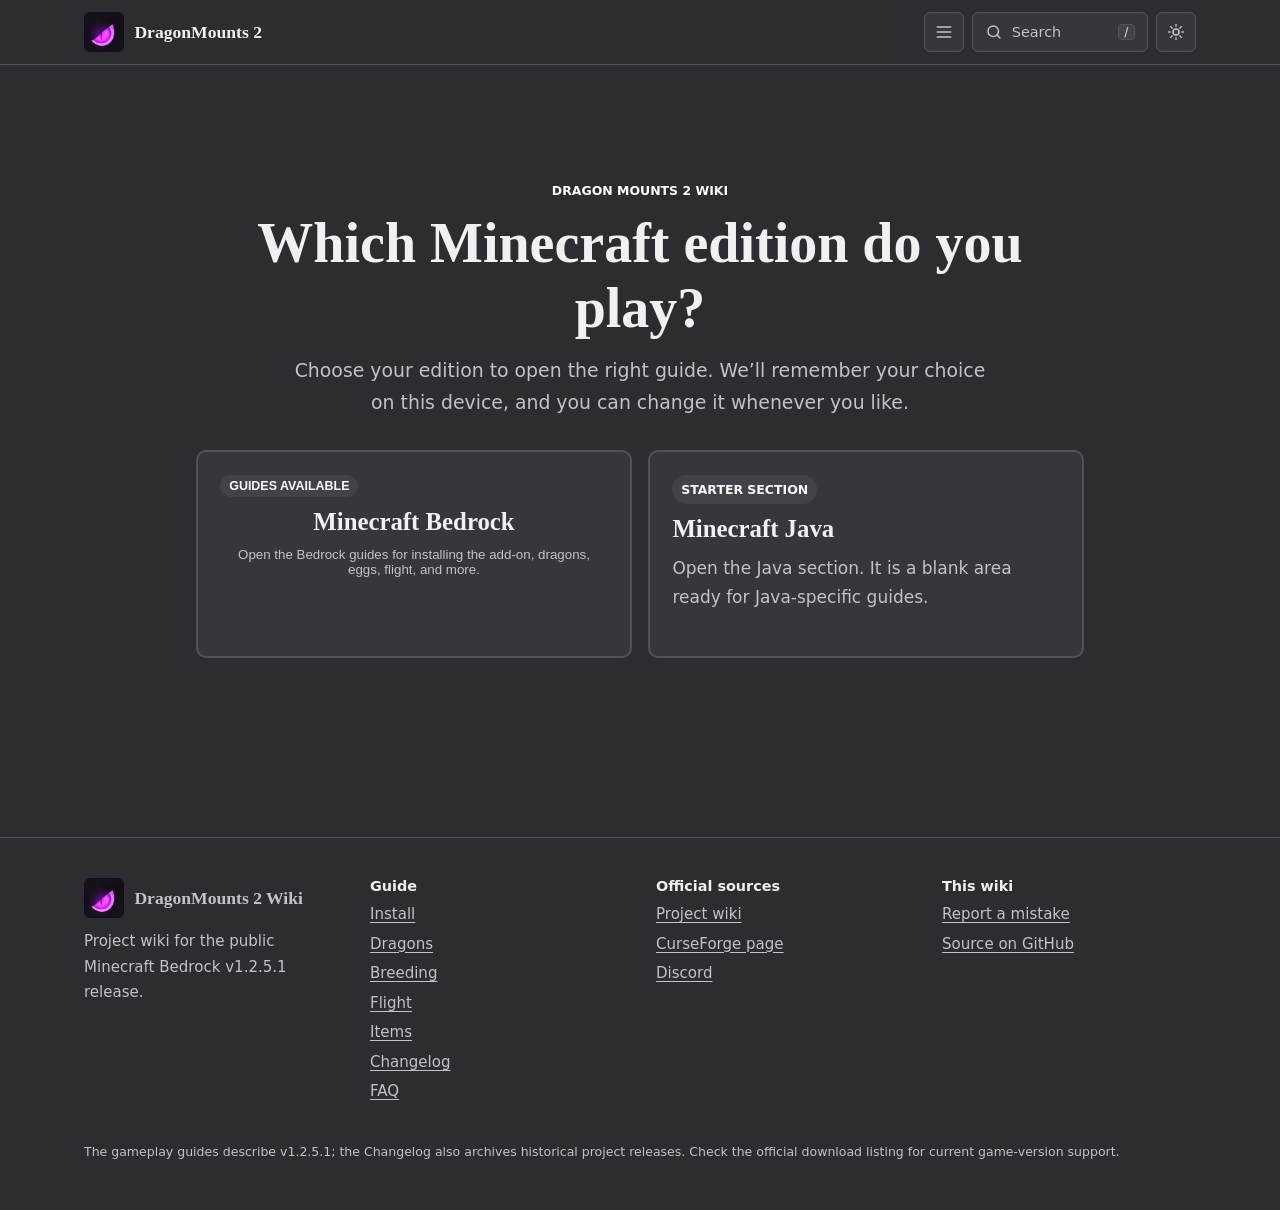
<file: index.html>
<!DOCTYPE html>
<html lang="en-GB" data-theme="dark" style="--wiki-accent-light: #000000; --wiki-accent-dark: #ffffff; --wiki-hero-light: #ffffff; --wiki-hero-dark: #222426;"><head>
<meta charset="utf-8">
<meta name="viewport" content="width=device-width, initial-scale=1, viewport-fit=cover">
<title>DragonMounts 2 Wiki</title>
<meta name="description" content="Choose Minecraft Bedrock or Java to open the right DragonMounts 2 Wiki section.">
<meta name="theme-color" content="#21152d">
<link rel="icon" href="textures/pack_icon.png" type="image/png">

<script>try{var t=localStorage.getItem("dm2-theme");if(t==="dark"||t==="light")document.documentElement.setAttribute("data-theme",t)}catch(x){}</script>
<link rel="stylesheet" href="assets/style.css">
</head>
<body>
<a class="skip" href="#main">Skip to content</a>
<svg class="svg-sprite" width="0" height="0" aria-hidden="true"><defs>
<symbol id="head" viewBox="0 0 160 120"><path d="M58 40C44 28 28 22 10 24c14 6 26 16 34 30z"></path><path d="M80 38C70 22 56 12 40 8c12 10 20 24 24 38z"></path><path d="M28 90C20 66 34 44 62 40c22-4 50 4 78 22 10 6 8 16-2 18l-26 2c-6 12-22 16-36 12-14 8-30 4-48-4z"></path><path d="M30 92l-14 14 22-6zM46 98l-6 16 18-12z"></path><path d="M86 52c10-8 26-4 36 6-12 2-26 0-36-6z" class="dragon-eye-accent"></path><ellipse cx="104" cy="55" rx="2.6" ry="5.5" transform="rotate(-62 104 55)" class="dragon-eye-pupil"></ellipse><circle cx="138" cy="66" r="2" class="dragon-eye-accent"></circle><path d="M82 80l50-8" fill="none" stroke="var(--eyec,#fff)" stroke-width="2" stroke-linecap="round"></path></symbol>
<symbol id="i-core" viewBox="0 0 24 24"><circle cx="12" cy="12" r="8"></circle><path d="M12 7.5l3.5 4.5-3.5 4.5L8.5 12z"></path></symbol>
<symbol id="i-scepter" viewBox="0 0 24 24"><path d="M4 20l9-9"></path><path d="M17 3l4 4-4 4-4-4z"></path></symbol>
<symbol id="i-flute" viewBox="0 0 24 24"><path d="M3 17L17 3l4 4L7 21z"></path><path d="M9 15v.01M12 12v.01M15 9v.01"></path></symbol>
<symbol id="i-shears" viewBox="0 0 24 24"><circle cx="6" cy="6" r="2.5"></circle><circle cx="6" cy="18" r="2.5"></circle><path d="M8 7.5L21 17M8 16.5L21 7"></path></symbol>
<symbol id="i-chest" viewBox="0 0 24 24"><path d="M8 3L3 7l2 5 3-1v10h8V11l3 1 2-5-5-4c-1 2-2 3-4 3S9 5 8 3z"></path></symbol>
<symbol id="i-feather" viewBox="0 0 24 24"><path d="M20 4C10 4 5 9 5 15l-2 6M5 16c7 0 13-4 15-12-4 2-8 2-11 5"></path></symbol>
<symbol id="i-bone" viewBox="0 0 24 24"><path d="M8.5 15.5l7-7"></path><circle cx="6.5" cy="14.5" r="2.2"></circle><circle cx="9.5" cy="17.5" r="2.2"></circle><circle cx="14.5" cy="6.5" r="2.2"></circle><circle cx="17.5" cy="9.5" r="2.2"></circle></symbol>
<symbol id="i-scale" viewBox="0 0 24 24"><path d="M12 3c4 0 8 3 8 8 0 5-4 9-8 10-4-1-8-5-8-10 0-5 4-8 8-8z"></path><path d="M12 7v10"></path></symbol>
<symbol id="i-disc" viewBox="0 0 24 24"><circle cx="12" cy="12" r="9"></circle><circle cx="12" cy="12" r="2.5"></circle><path d="M12 5a7 7 0 0 1 7 7"></path></symbol>
<symbol id="i-egg" viewBox="0 0 24 24"><path d="M12 3c4 0 7 6 7 11 0 4-3 7-7 7s-7-3-7-7c0-5 3-11 7-11z"></path><path d="M7.5 14c3 1.5 6 1.5 9 0"></path></symbol>
<symbol id="i-wing" viewBox="0 0 24 24"><path d="M2 19C3 10 9 5 22 4c-1 4-3 6-6 7 2 0 3 0 5 0-2 4-6 6-10 6 1 0 2 0 3-1-4 0-8 1-12 3z"></path></symbol>
<symbol id="i-follow" viewBox="0 0 24 24"><circle cx="6" cy="12" r="2.5"></circle><circle cx="17" cy="12" r="2.5"></circle><path d="M9 12h5M12 9l3 3-3 3"></path></symbol>
</defs></svg>
<header class="site"><div class="wrap bar">
<a class="brand" href="index.html" aria-label="DragonMounts 2 Wiki, home"><img class="mark" src="textures/pack_icon.png" alt=""><span>DragonMounts 2</span></a>
<div class="tools">
<button class="ibtn menu-toggle" id="nav-toggle" type="button" aria-label="Open guide menu" aria-controls="nav-drawer" aria-expanded="false"><svg class="ico" viewBox="0 0 24 24" aria-hidden="true"><path d="M4 6h16M4 12h16M4 18h16"></path></svg></button>
<button class="sbtn" id="sbtn" type="button" aria-label="Search the wiki"><svg class="ico" viewBox="0 0 24 24" aria-hidden="true"><circle cx="11" cy="11" r="7"></circle><path d="M20 20l-4-4"></path></svg><span>Search</span><kbd>/</kbd></button>
<button class="ibtn" id="theme" type="button" aria-label="Switch to light mode" aria-pressed="true" title="Switch to light mode"><svg class="ico moon" viewBox="0 0 24 24" aria-hidden="true"><path d="M20 14.5A8 8 0 0 1 9.5 4a8 8 0 1 0 10.5 10.5z"></path></svg><svg class="ico sun" viewBox="0 0 24 24" aria-hidden="true"><circle cx="12" cy="12" r="4"></circle><path d="M12 2v2M12 20v2M2 12h2M20 12h2M5 5l1.5 1.5M17.5 17.5L19 19M5 19l1.5-1.5M17.5 6.5L19 5"></path></svg></button>
</div></div></header>
<dialog class="nav-drawer" id="nav-drawer" aria-labelledby="nav-title">
<div class="drawer-head"><b id="nav-title">Explore the wiki</b><button class="ibtn" id="nav-close" type="button" aria-label="Close guide menu"><svg class="ico" viewBox="0 0 24 24" aria-hidden="true"><path d="m6 6 12 12M18 6 6 18"></path></svg></button></div>
<nav aria-label="Guide pages"><section class="guide-group"><h2>Start here</h2><ul><li><a href="index.html">Overview</a></li><li><a href="install.html">Install</a></li></ul></section><section class="guide-group"><h2>Dragon guide</h2><ul><li><a href="dragons.html">Dragons</a></li><li><a href="breeding.html">Eggs and taming</a></li><li><a href="flight.html">Riding and flight</a></li></ul></section><section class="guide-group"><h2>Reference</h2><ul><li><a href="items.html">Items and equipment</a></li><li><a href="changelog.html">Changelog</a></li><li><a href="faq.html">FAQ and glossary</a></li></ul></section></nav>
<section class="drawer-section"><h2>On this page</h2><ul><li><a href="#tasks">Browse the guide</a></li><li><a href="#meet">Meet the dragons</a></li><li><a href="#help">Contribute</a></li></ul></section>
</dialog>
<main id="main" class="editor-editing">
<section class="edition-picker" id="edition-picker" aria-labelledby="edition-title">
<div class="wrap edition-picker-inner">
<p class="eyebrow">DRAGON MOUNTS 2 WIKI</p>
<h1 id="edition-title">Which Minecraft edition do you play?</h1>
<p class="lede">Choose your edition to open the right guide. We’ll remember your choice on this device, and you can change it whenever you like.</p>
<div class="edition-options">
<button class="edition-card" id="select-bedrock" type="button">
<span class="edition-tag">GUIDES AVAILABLE</span>
<strong>Minecraft Bedrock</strong>
<span>Open the Bedrock guides for installing the add-on, dragons, eggs, flight, and more.</span>
</button>
<a class="edition-card" id="select-java" href="java.html">
<span class="edition-tag">STARTER SECTION</span>
<strong>Minecraft Java</strong>
<span>Open the Java section. It is a blank area ready for Java-specific guides.</span>
</a>
</div>
</div>
</section>
<div id="bedrock-content" hidden="">
<div class="edition-status"><span>Showing Minecraft Bedrock guides</span><button id="change-edition" type="button">Change edition</button></div><section class="home-hero"><div class="wrap home-hero-inner"><div class="home-hero-copy">

<h1 class="">Dragon Mounts 2 Wiki</h1><p class="lede">A field guide to finding, raising, and flying dragons in Minecraft Bedrock.</p>
<div class="hero-actions"><a class="btn" href="dragons.html#species">Explore the dragons</a><a class="btn ghost" href="breeding.html#hatching">Start with an egg</a><a class="btn ghost" href="install.html#downloads">Download options</a></div>
<p class="hero-release"><span>PUBLIC RELEASE</span><b>v1.2.5.1</b><span>Minecraft Bedrock 26.40+</span></p>
</div>
<figure class="home-hero-art"><img src="textures/dragon.egg/dragonmounts2.dragon_egg_ender.png" alt="Ender Dragon egg from the Dragon Mounts 2 pack" width="512" height="512"></figure>
</div>
</section>
<div class="wrap home-note"><p class="note"><strong>Dragon Mounts 2 project guide.</strong> Mechanics and species are documented for the public v1.2.5.1 release. Check the <a href="https://github.com/DragonMounts-Team/DragonMounts2-Bedrock/wiki">project development wiki</a> for technical notes and the <a href="https://www.curseforge.com/minecraft-bedrock/addons/dragon-mounts-2/files/all">official download listing</a> for current game-version support.</p></div>
<div class="wrap home-content">
<h2 id="tasks"><a class="anchor" href="#tasks" aria-label="Link to this section">#</a>Browse the guide by goal</h2>
<section class="task-group"><h3>Get started</h3><div class="tasks"><a href="install.html"><b>Install the add-on</b><span>Set up the packs in a Bedrock world.</span></a><a href="install.html#downloads"><b>Download options</b><span>Choose from the listed Dragon Mounts 2 download sites.</span></a><a href="dragons.html#species"><b>Find an egg</b><span>Look for nests in the Overworld, Nether, and End.</span></a><a href="breeding.html#hatching" class=""><b>Hatch an egg</b><span>Interact until particles appear; hatching takes about 20 minutes.</span></a></div></section>
<section class="task-group"><h3 class="">Raise and ride</h3><div class="tasks"><a href="breeding.html#taming" class=""><b>Tame a dragon</b><span>Feed a wild dragon raw fish, except pufferfish.</span></a><a href="flight.html#controls" class=""><b>Ride and fly</b><span>Equip a saddle, mount, then press Jump to take off.</span></a><a href="breeding.html#transformations" class=""><b>Breed and transform eggs</b><span>Use fish to breed dragons; use blocks or lightning to transform eggs.</span></a></div></section>
<section class="task-group"><h3>Look things up</h3><div class="tasks"><a href="dragons.html#species" class=""><b>Browse all 17 dragons</b><span>Compare egg images, breath types, natural nests, and transformations.</span></a><a href="items.html" class=""><b>Items and equipment</b><span>Dragon scales, armor, tools, flutes, and more.</span></a><a href="faq.html" class=""><b>FAQ and glossary</b><span>Find quick answers and common terms.</span></a><a href="https://www.curseforge.com/minecraft-bedrock/addons/dragon-mounts-2/files/all" class=""><b>Release details</b><span>Check supported game versions and current release notes.</span></a><a class="anchor" href="#meet" aria-label="Link to this section" style="letter-spacing: 0px; background-color: rgb(43, 45, 48); display: inline !important;">#</a></div></section>


<h2 id="help" class=""><a class="anchor" href="#help" aria-label="Link to this section">#</a>Contribute</h2><p class="">Report missing or outdated information to help keep the guide accurate.</p><p class="cta contribute-actions"> <span data-link="issues"><a class="btn sm" href="https://github.com/Grummboy2/TestWiki/issues/new">Report a mistake</a></span><span data-link="discord"><a class="btn sm ghost" href="https://discord.gg/Ewm8aTTJ3K">Ask on Discord</a></span></p>

</div>
</div>
</main>
<footer class="foot"><div class="wrap">
<div class="footgrid">
<div><a class="brand" href="index.html"><img class="mark" src="textures/pack_icon.png" alt=""><span>DragonMounts 2 Wiki</span></a><p>Project wiki for the public Minecraft Bedrock v1.2.5.1 release.</p></div>
<div><h4>Guide</h4><ul><li><a href="install.html">Install</a></li><li><a href="dragons.html">Dragons</a></li><li><a href="breeding.html">Breeding</a></li><li><a href="flight.html">Flight</a></li><li><a href="items.html">Items</a></li><li><a href="changelog.html">Changelog</a></li><li><a href="faq.html">FAQ</a></li></ul></div>
<div><h4>Official sources</h4><ul>
<li><a href="https://github.com/DragonMounts-Team/DragonMounts2-Bedrock/wiki">Project wiki</a></li>
<li data-link="curseforge"><a href="https://www.curseforge.com/minecraft-bedrock/addons/dragon-mounts-2/files/all">CurseForge page</a></li>
<li data-link="discord"><a href="https://discord.gg/Ewm8aTTJ3K">Discord</a></li></ul></div>
<div><h4>This wiki</h4><ul>
<li data-link="issues"><a href="https://github.com/Grummboy2/TestWiki/issues/new">Report a mistake</a></li>
<li data-link="repo"><a href="https://github.com/Grummboy2/TestWiki">Source on GitHub</a></li></ul></div>
</div>
<small>The gameplay guides describe v1.2.5.1; the Changelog also archives historical project releases. Check the official download listing for current game-version support.</small>
</div></footer>
<div id="sx" hidden=""><div class="sbox" role="dialog" aria-modal="true" aria-label="Search the wiki"><input id="sq" type="search" placeholder="Search dragons, eggs, taming, riding, equipment" aria-label="Search the wiki" autocomplete="off"><div id="sres"></div><div class="sfoot">Arrow keys to move, Enter to open, Esc to close</div></div></div>
<script src="assets/config.js"></script>
<script src="assets/data.js"></script>
<script src="assets/app.js"></script>
<script>
(() => {
  const key = "dm2-edition";
  const picker = document.querySelector("#edition-picker");
  const bedrock = document.querySelector("#bedrock-content");
  const params = new URLSearchParams(window.location.search);
  let saved = null;
  try { saved = localStorage.getItem(key); } catch (error) {}

  const showBedrock = (remember) => {
    picker.hidden = true;
    bedrock.hidden = false;
    if (remember) {
      try { localStorage.setItem(key, "bedrock"); } catch (error) {}
    }
  };

  if (params.get("choose") === "1") {
    try { localStorage.removeItem(key); } catch (error) {}
  } else if (params.get("edition") === "bedrock" || window.location.hash) {
    showBedrock(true);
  } else if (saved === "java") {
    window.location.replace("java.html");
  } else if (saved === "bedrock") {
    showBedrock(false);
  }

  document.querySelector("#select-bedrock").addEventListener("click", () => showBedrock(true));
  document.querySelector("#select-java").addEventListener("click", () => {
    try { localStorage.setItem(key, "java"); } catch (error) {}
  });
  document.querySelector("#change-edition").addEventListener("click", () => {
    try { localStorage.removeItem(key); } catch (error) {}
    bedrock.hidden = true;
    picker.hidden = false;
    window.history.replaceState(null, "", window.location.pathname);
    picker.scrollIntoView({ block: "start" });
  });
  if (window.location.hash && !bedrock.hidden) {
    const target = document.getElementById(decodeURIComponent(window.location.hash.slice(1)));
    if (target) requestAnimationFrame(() => target.scrollIntoView());
  }
})();
</script>


</body></html>
</file>
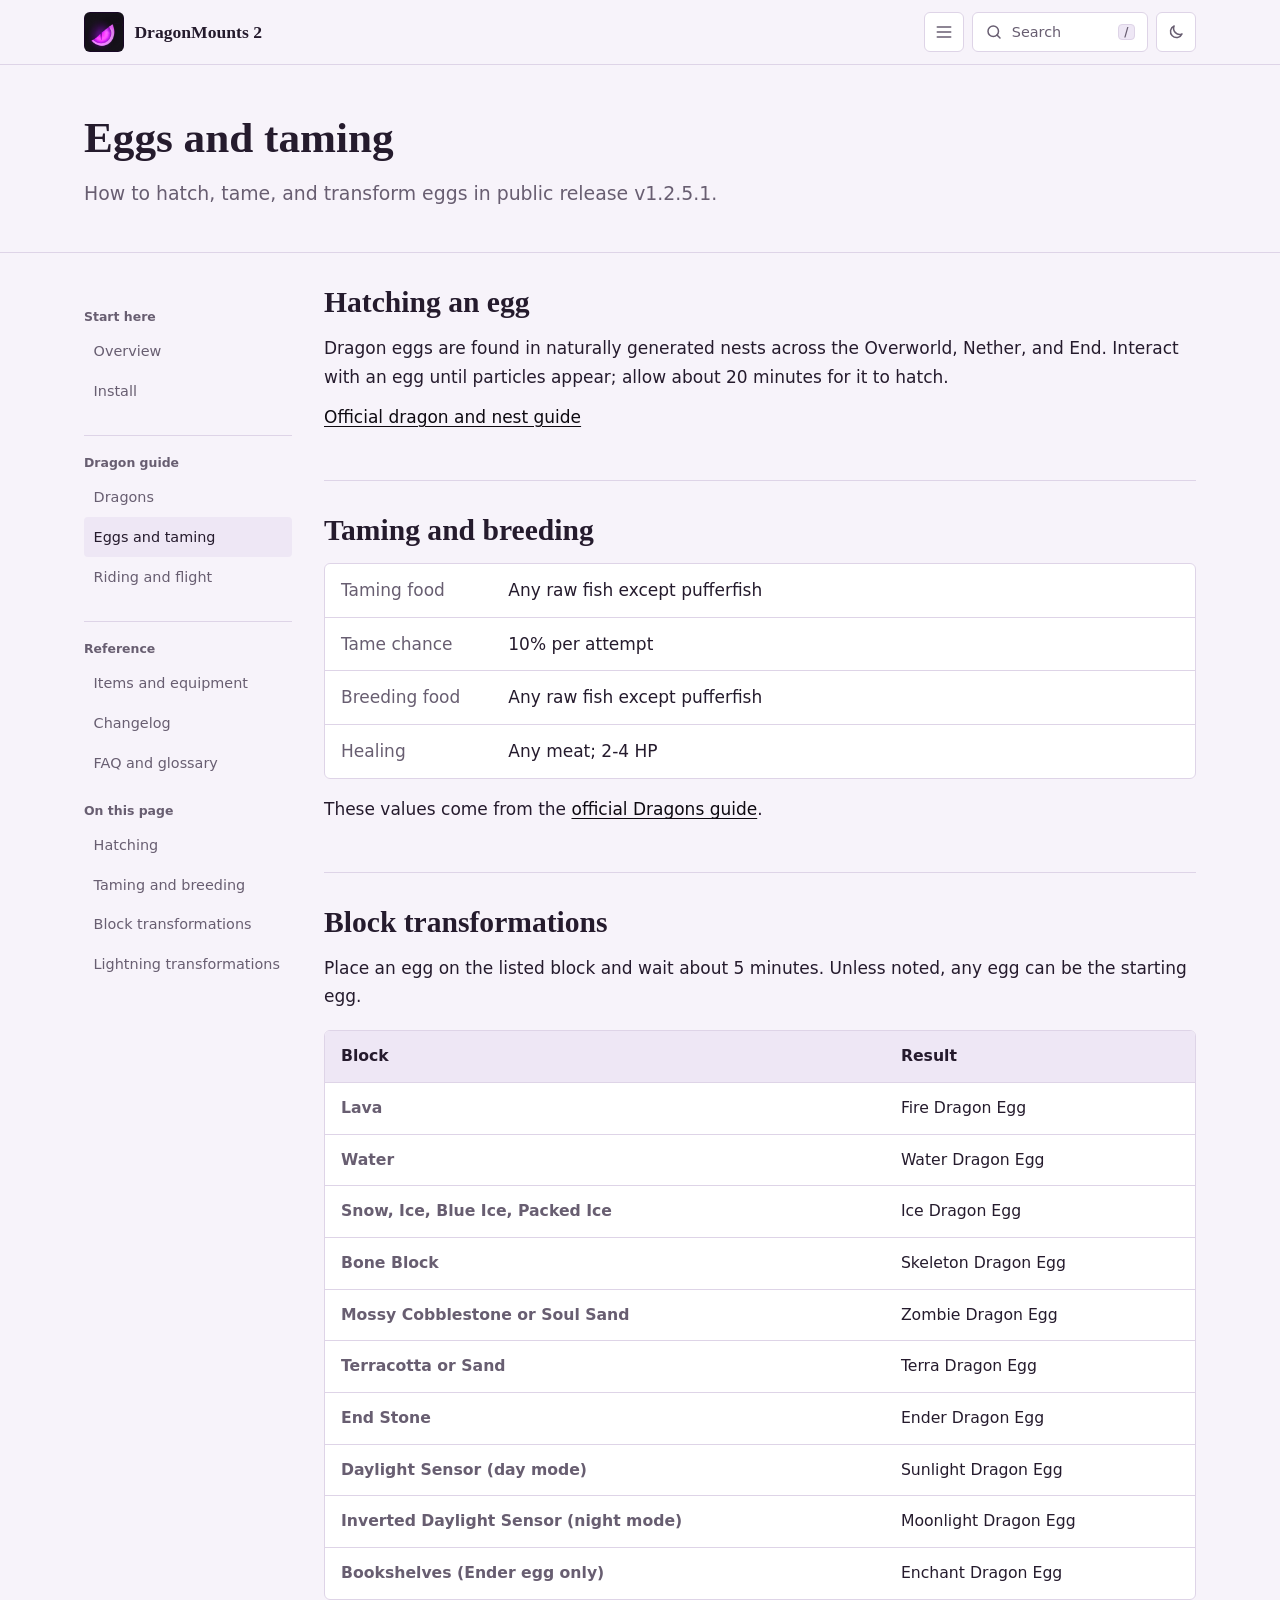
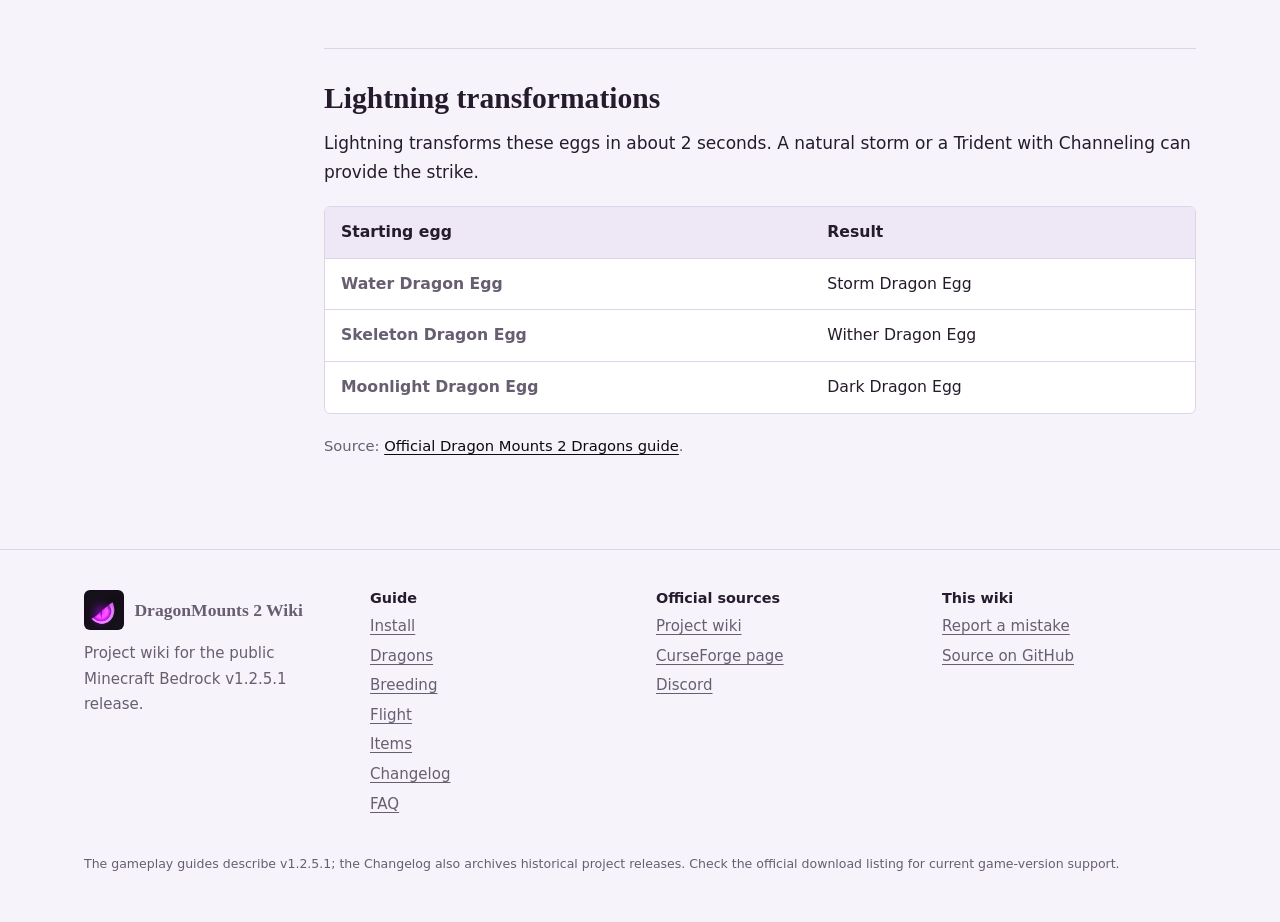
<file: breeding.html>
<!DOCTYPE html>
<html lang="en-GB">
<head>
<meta charset="utf-8">
<meta name="viewport" content="width=device-width, initial-scale=1, viewport-fit=cover">
<title>Eggs and taming | DragonMounts 2 Wiki</title>
<meta name="description" content="Official egg hatching, raw-fish taming and breeding food, and egg transformation reference for Dragon Mounts 2.">
<meta name="theme-color" content="#21152d">
<link rel="icon" href="textures/pack_icon.png" type="image/png">

<script>try{var t=localStorage.getItem("dm2-theme");if(t==="dark"||t==="light")document.documentElement.setAttribute("data-theme",t)}catch(x){}</script>
<link rel="stylesheet" href="assets/style.css">
</head>
<body>
<a class="skip" href="#main">Skip to content</a>
<svg class="svg-sprite" width="0" height="0" aria-hidden="true"><defs>
<symbol id="head" viewBox="0 0 160 120"><path d="M58 40C44 28 28 22 10 24c14 6 26 16 34 30z"/><path d="M80 38C70 22 56 12 40 8c12 10 20 24 24 38z"/><path d="M28 90C20 66 34 44 62 40c22-4 50 4 78 22 10 6 8 16-2 18l-26 2c-6 12-22 16-36 12-14 8-30 4-48-4z"/><path d="M30 92l-14 14 22-6zM46 98l-6 16 18-12z"/><path d="M86 52c10-8 26-4 36 6-12 2-26 0-36-6z" class="dragon-eye-accent"/><ellipse cx="104" cy="55" rx="2.6" ry="5.5" transform="rotate(-62 104 55)" class="dragon-eye-pupil"/><circle cx="138" cy="66" r="2" class="dragon-eye-accent"/><path d="M82 80l50-8" fill="none" stroke="var(--eyec,#fff)" stroke-width="2" stroke-linecap="round"/></symbol>
<symbol id="i-core" viewBox="0 0 24 24"><circle cx="12" cy="12" r="8"/><path d="M12 7.5l3.5 4.5-3.5 4.5L8.5 12z"/></symbol>
<symbol id="i-scepter" viewBox="0 0 24 24"><path d="M4 20l9-9"/><path d="M17 3l4 4-4 4-4-4z"/></symbol>
<symbol id="i-flute" viewBox="0 0 24 24"><path d="M3 17L17 3l4 4L7 21z"/><path d="M9 15v.01M12 12v.01M15 9v.01"/></symbol>
<symbol id="i-shears" viewBox="0 0 24 24"><circle cx="6" cy="6" r="2.5"/><circle cx="6" cy="18" r="2.5"/><path d="M8 7.5L21 17M8 16.5L21 7"/></symbol>
<symbol id="i-chest" viewBox="0 0 24 24"><path d="M8 3L3 7l2 5 3-1v10h8V11l3 1 2-5-5-4c-1 2-2 3-4 3S9 5 8 3z"/></symbol>
<symbol id="i-feather" viewBox="0 0 24 24"><path d="M20 4C10 4 5 9 5 15l-2 6M5 16c7 0 13-4 15-12-4 2-8 2-11 5"/></symbol>
<symbol id="i-bone" viewBox="0 0 24 24"><path d="M8.5 15.5l7-7"/><circle cx="6.5" cy="14.5" r="2.2"/><circle cx="9.5" cy="17.5" r="2.2"/><circle cx="14.5" cy="6.5" r="2.2"/><circle cx="17.5" cy="9.5" r="2.2"/></symbol>
<symbol id="i-scale" viewBox="0 0 24 24"><path d="M12 3c4 0 8 3 8 8 0 5-4 9-8 10-4-1-8-5-8-10 0-5 4-8 8-8z"/><path d="M12 7v10"/></symbol>
<symbol id="i-disc" viewBox="0 0 24 24"><circle cx="12" cy="12" r="9"/><circle cx="12" cy="12" r="2.5"/><path d="M12 5a7 7 0 0 1 7 7"/></symbol>
<symbol id="i-egg" viewBox="0 0 24 24"><path d="M12 3c4 0 7 6 7 11 0 4-3 7-7 7s-7-3-7-7c0-5 3-11 7-11z"/><path d="M7.5 14c3 1.5 6 1.5 9 0"/></symbol>
<symbol id="i-wing" viewBox="0 0 24 24"><path d="M2 19C3 10 9 5 22 4c-1 4-3 6-6 7 2 0 3 0 5 0-2 4-6 6-10 6 1 0 2 0 3-1-4 0-8 1-12 3z"/></symbol>
<symbol id="i-follow" viewBox="0 0 24 24"><circle cx="6" cy="12" r="2.5"/><circle cx="17" cy="12" r="2.5"/><path d="M9 12h5M12 9l3 3-3 3"/></symbol>
</defs></svg>
<header class="site"><div class="wrap bar">
<a class="brand" href="index.html" aria-label="DragonMounts 2 Wiki, home"><img class="mark" src="textures/pack_icon.png" alt=""><span>DragonMounts 2</span></a>
<div class="tools">
<button class="ibtn menu-toggle" id="nav-toggle" type="button" aria-label="Open guide menu" aria-controls="nav-drawer" aria-expanded="false"><svg class="ico" viewBox="0 0 24 24" aria-hidden="true"><path d="M4 6h16M4 12h16M4 18h16"/></svg></button>
<button class="sbtn" id="sbtn" type="button" aria-label="Search the wiki"><svg class="ico" viewBox="0 0 24 24" aria-hidden="true"><circle cx="11" cy="11" r="7"/><path d="M20 20l-4-4"/></svg><span>Search</span><kbd>/</kbd></button>
<button class="ibtn" id="theme" type="button" aria-label="Switch between light and dark mode"><svg class="ico moon" viewBox="0 0 24 24" aria-hidden="true"><path d="M20 14.5A8 8 0 0 1 9.5 4a8 8 0 1 0 10.5 10.5z"/></svg><svg class="ico sun" viewBox="0 0 24 24" aria-hidden="true"><circle cx="12" cy="12" r="4"/><path d="M12 2v2M12 20v2M2 12h2M20 12h2M5 5l1.5 1.5M17.5 17.5L19 19M5 19l1.5-1.5M17.5 6.5L19 5"/></svg></button>
</div></div></header>
<dialog class="nav-drawer" id="nav-drawer" aria-labelledby="nav-title">
<div class="drawer-head"><b id="nav-title">Explore the wiki</b><button class="ibtn" id="nav-close" type="button" aria-label="Close guide menu"><svg class="ico" viewBox="0 0 24 24" aria-hidden="true"><path d="m6 6 12 12M18 6 6 18"/></svg></button></div>
<nav aria-label="Guide pages"><section class="guide-group"><h2>Start here</h2><ul><li><a href="index.html">Overview</a></li><li><a href="install.html">Install</a></li></ul></section><section class="guide-group"><h2>Dragon guide</h2><ul><li><a href="dragons.html">Dragons</a></li><li><a href="breeding.html" aria-current="page">Eggs and taming</a></li><li><a href="flight.html">Riding and flight</a></li></ul></section><section class="guide-group"><h2>Reference</h2><ul><li><a href="items.html">Items and equipment</a></li><li><a href="changelog.html">Changelog</a></li><li><a href="faq.html">FAQ and glossary</a></li></ul></section></nav>
<section class="drawer-section"><h2>On this page</h2><ul><li><a href="#hatching">Hatching</a></li><li><a href="#taming">Taming and breeding</a></li><li><a href="#transformations">Block transformations</a></li><li><a href="#lightning">Lightning transformations</a></li></ul></section>
</dialog>
<main id="main">
<div class="phead"><div class="wrap"><h1>Eggs and taming</h1><p class="lede">How to hatch, tame, and transform eggs in public release v1.2.5.1.</p></div></div>
<div class="wrap layout has-sidebar">
<aside class="guide-sidebar"><nav aria-label="Wiki chapters"><section class="guide-group"><h2>Start here</h2><ul><li><a href="index.html">Overview</a></li><li><a href="install.html">Install</a></li></ul></section><section class="guide-group"><h2>Dragon guide</h2><ul><li><a href="dragons.html">Dragons</a></li><li><a href="breeding.html" aria-current="page">Eggs and taming</a></li><li><a href="flight.html">Riding and flight</a></li></ul></section><section class="guide-group"><h2>Reference</h2><ul><li><a href="items.html">Items and equipment</a></li><li><a href="changelog.html">Changelog</a></li><li><a href="faq.html">FAQ and glossary</a></li></ul></section></nav><section class="guide-group"><h2>On this page</h2><ul><li><a href="#hatching">Hatching</a></li><li><a href="#taming">Taming and breeding</a></li><li><a href="#transformations">Block transformations</a></li><li><a href="#lightning">Lightning transformations</a></li></ul></section></aside>
<article>

<h2 id="hatching"><a class="anchor" href="#hatching" aria-label="Link to this section">#</a>Hatching an egg</h2>
<p>Dragon eggs are found in naturally generated nests across the Overworld, Nether, and End. Interact with an egg until particles appear; allow about 20 minutes for it to hatch.</p>
<p><a href="https://github.com/DragonMounts-Team/DragonMounts2-Bedrock/wiki/Dragons">Official dragon and nest guide</a></p>

<h2 id="taming"><a class="anchor" href="#taming" aria-label="Link to this section">#</a>Taming and breeding</h2>
<dl class="facts"><dt>Taming food</dt><dd>Any raw fish except pufferfish</dd><dt>Tame chance</dt><dd>10% per attempt</dd><dt>Breeding food</dt><dd>Any raw fish except pufferfish</dd><dt>Healing</dt><dd>Any meat; 2-4 HP</dd></dl>
<p>These values come from the <a href="https://github.com/DragonMounts-Team/DragonMounts2-Bedrock/wiki/Dragons">official Dragons guide</a>.</p>

<h2 id="transformations"><a class="anchor" href="#transformations" aria-label="Link to this section">#</a>Block transformations</h2>
<p>Place an egg on the listed block and wait about 5 minutes. Unless noted, any egg can be the starting egg.</p>
<div class="tbl"><table><thead><tr><th scope="col">Block</th><th scope="col">Result</th></tr></thead><tbody><tr><th scope="row">Lava</th><td>Fire Dragon Egg</td></tr><tr><th scope="row">Water</th><td>Water Dragon Egg</td></tr><tr><th scope="row">Snow, Ice, Blue Ice, Packed Ice</th><td>Ice Dragon Egg</td></tr><tr><th scope="row">Bone Block</th><td>Skeleton Dragon Egg</td></tr><tr><th scope="row">Mossy Cobblestone or Soul Sand</th><td>Zombie Dragon Egg</td></tr><tr><th scope="row">Terracotta or Sand</th><td>Terra Dragon Egg</td></tr><tr><th scope="row">End Stone</th><td>Ender Dragon Egg</td></tr><tr><th scope="row">Daylight Sensor (day mode)</th><td>Sunlight Dragon Egg</td></tr><tr><th scope="row">Inverted Daylight Sensor (night mode)</th><td>Moonlight Dragon Egg</td></tr><tr><th scope="row">Bookshelves (Ender egg only)</th><td>Enchant Dragon Egg</td></tr></tbody></table></div>

<h2 id="lightning"><a class="anchor" href="#lightning" aria-label="Link to this section">#</a>Lightning transformations</h2>
<p>Lightning transforms these eggs in about 2 seconds. A natural storm or a Trident with Channeling can provide the strike.</p>
<div class="tbl"><table><thead><tr><th scope="col">Starting egg</th><th scope="col">Result</th></tr></thead><tbody><tr><th scope="row">Water Dragon Egg</th><td>Storm Dragon Egg</td></tr><tr><th scope="row">Skeleton Dragon Egg</th><td>Wither Dragon Egg</td></tr><tr><th scope="row">Moonlight Dragon Egg</th><td>Dark Dragon Egg</td></tr></tbody></table></div>
<p class="source-line">Source: <a href="https://github.com/DragonMounts-Team/DragonMounts2-Bedrock/wiki/Dragons">Official Dragon Mounts 2 Dragons guide</a>.</p>

</article>
</div>
</main>
<footer class="foot"><div class="wrap">
<div class="footgrid">
<div><a class="brand" href="index.html"><img class="mark" src="textures/pack_icon.png" alt=""><span>DragonMounts 2 Wiki</span></a><p>Project wiki for the public Minecraft Bedrock v1.2.5.1 release.</p></div>
<div><h4>Guide</h4><ul><li><a href="install.html">Install</a></li><li><a href="dragons.html">Dragons</a></li><li><a href="breeding.html">Breeding</a></li><li><a href="flight.html">Flight</a></li><li><a href="items.html">Items</a></li><li><a href="changelog.html">Changelog</a></li><li><a href="faq.html">FAQ</a></li></ul></div>
<div><h4>Official sources</h4><ul>
<li><a href="https://github.com/DragonMounts-Team/DragonMounts2-Bedrock/wiki">Project wiki</a></li>
<li data-link="curseforge" hidden><a href="#">CurseForge page</a></li>
<li data-link="discord" hidden><a href="#">Discord</a></li></ul></div>
<div><h4>This wiki</h4><ul>
<li data-link="issues" hidden><a href="#">Report a mistake</a></li>
<li data-link="repo" hidden><a href="#">Source on GitHub</a></li></ul></div>
</div>
<small>The gameplay guides describe v1.2.5.1; the Changelog also archives historical project releases. Check the official download listing for current game-version support.</small>
</div></footer>
<div id="sx" hidden><div class="sbox" role="dialog" aria-modal="true" aria-label="Search the wiki"><input id="sq" type="search" placeholder="Search dragons, eggs, taming, riding, equipment" aria-label="Search the wiki" autocomplete="off"><div id="sres"></div><div class="sfoot">Arrow keys to move, Enter to open, Esc to close</div></div></div>
<script src="assets/config.js"></script>
<script src="assets/data.js"></script>
<script src="assets/app.js"></script>
</body>
</html>
</file>
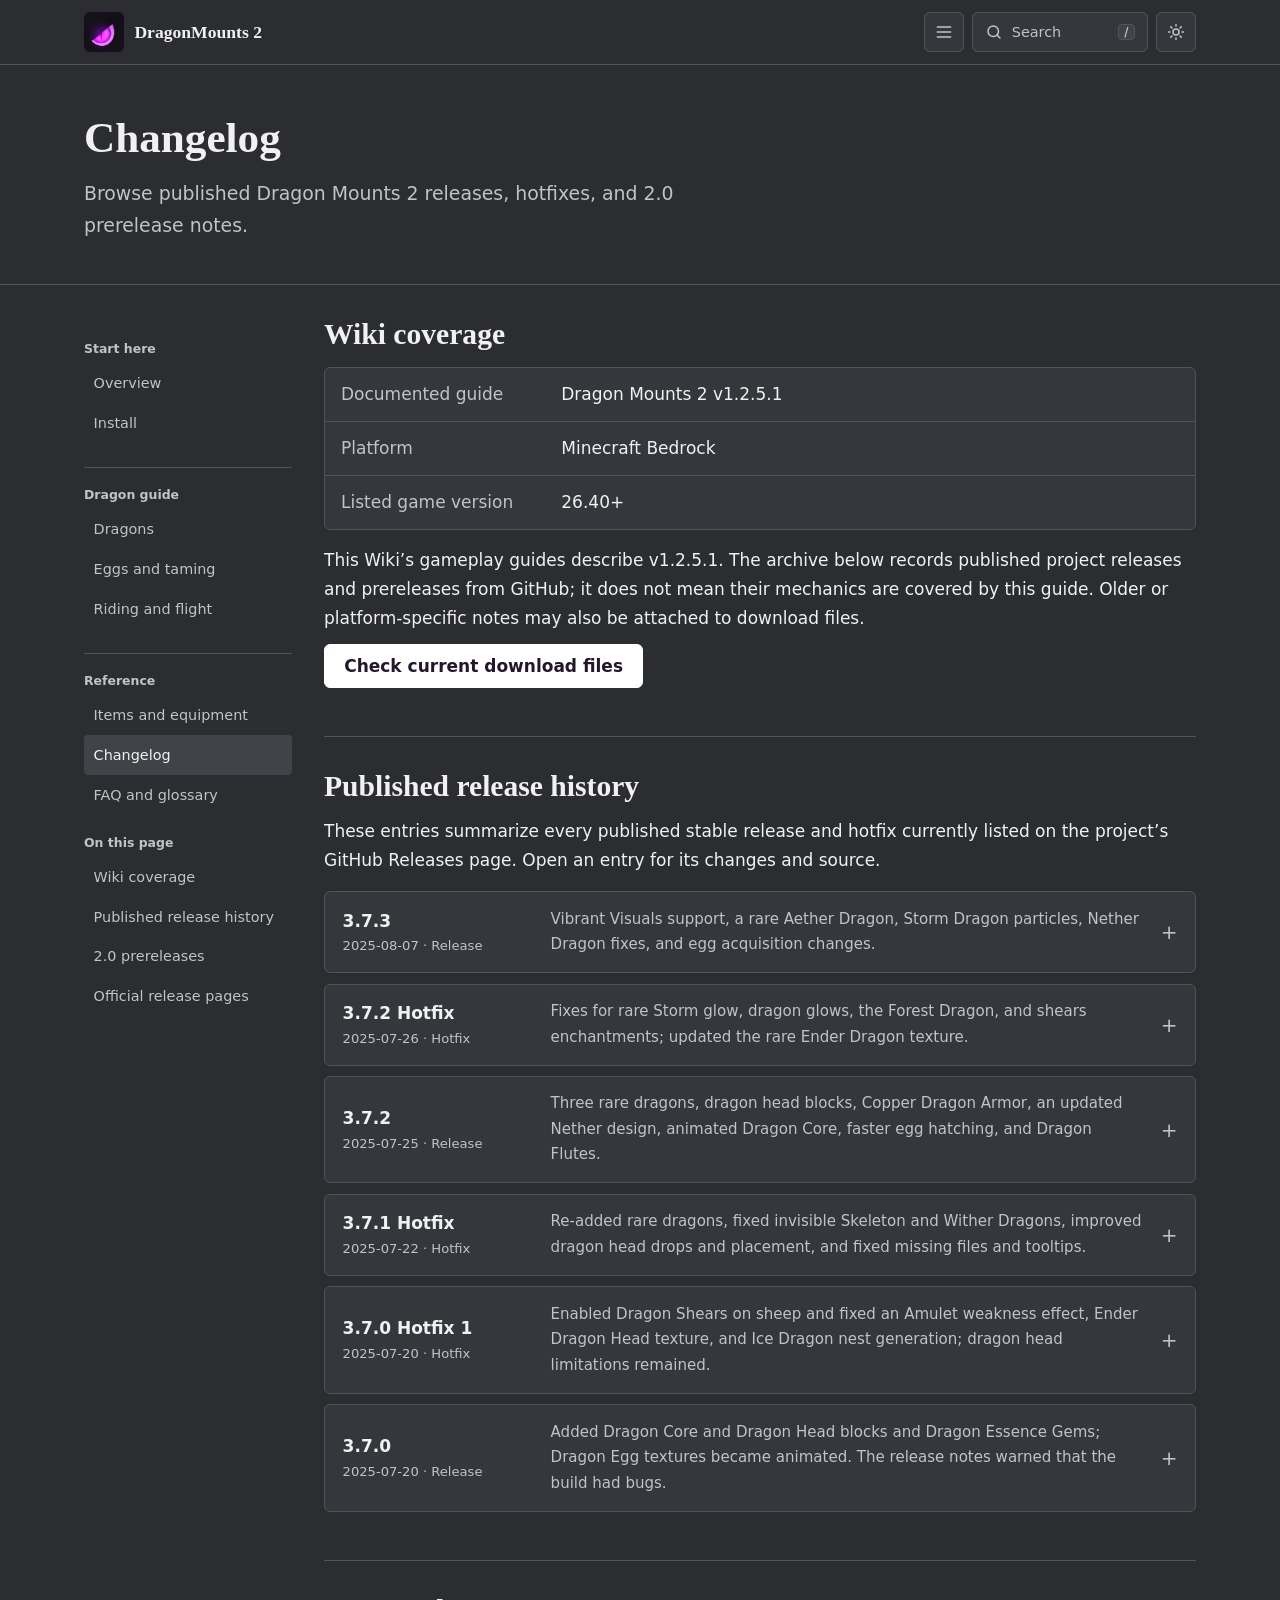
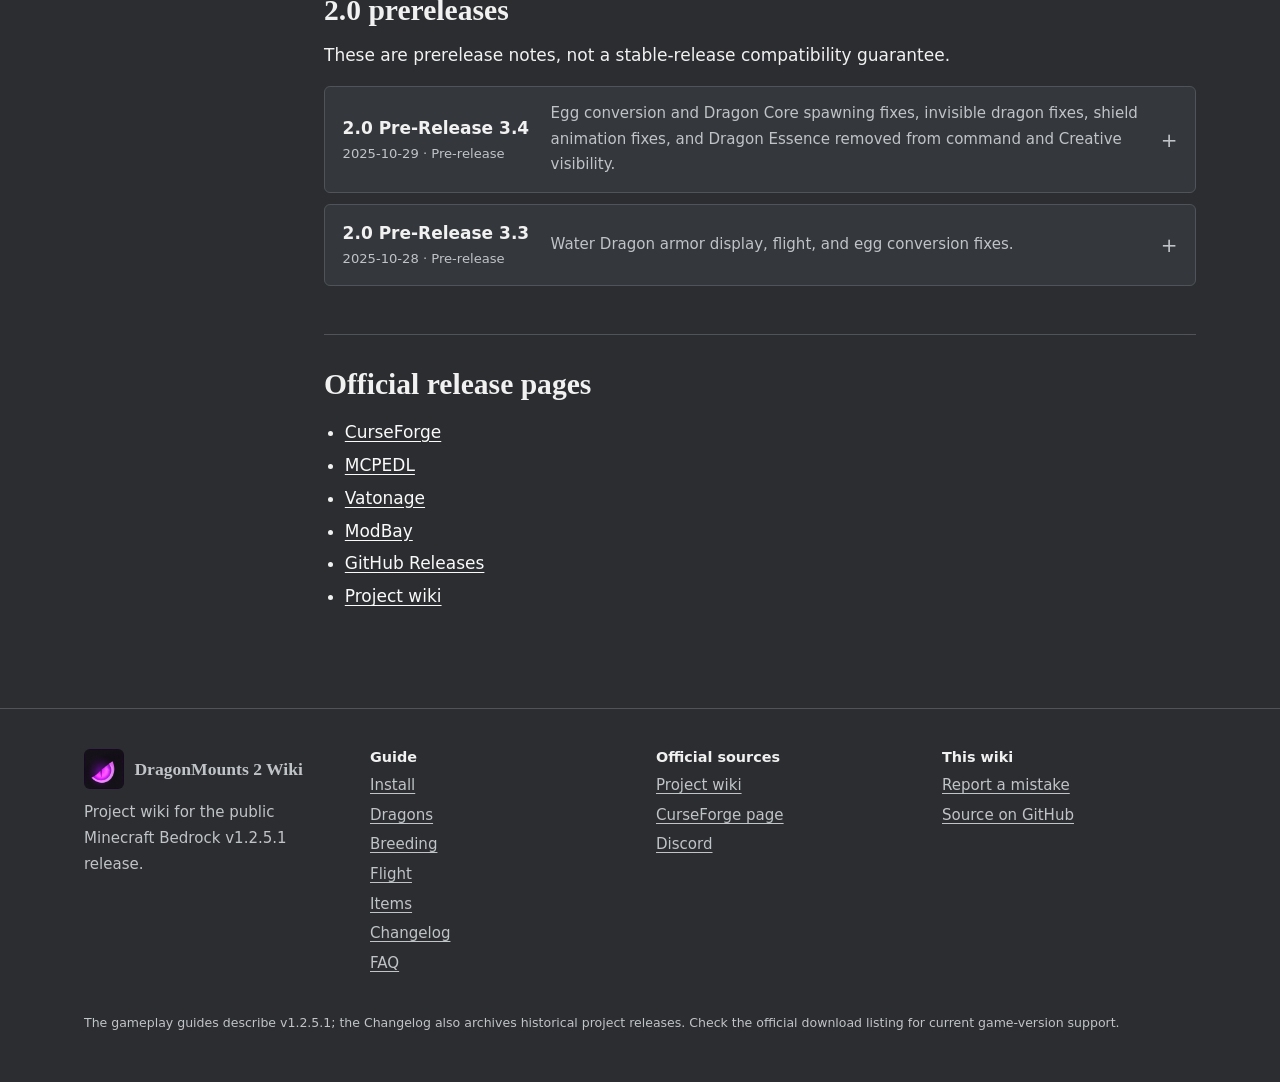
<file: changelog.html>
<!DOCTYPE html>
<html lang="en-GB" data-theme="dark" style="--wiki-accent-light: #000000; --wiki-accent-dark: #ffffff; --wiki-hero-light: #ffffff; --wiki-hero-dark: #222426;"><head>
<meta charset="utf-8">
<meta name="viewport" content="width=device-width, initial-scale=1, viewport-fit=cover">
<title>Changelog | DragonMounts 2 Wiki</title>
<meta name="description" content="Chronological Dragon Mounts 2 changelog with summarized GitHub release notes and direct source links.">
<meta name="theme-color" content="#21152d">
<link rel="icon" href="textures/pack_icon.png" type="image/png">

<script>try{var t=localStorage.getItem("dm2-theme");if(t==="dark"||t==="light")document.documentElement.setAttribute("data-theme",t)}catch(x){}</script>
<link rel="stylesheet" href="assets/style.css">
</head>
<body>
<a class="skip" href="#main">Skip to content</a>
<svg class="svg-sprite" width="0" height="0" aria-hidden="true"><defs>
<symbol id="head" viewBox="0 0 160 120"><path d="M58 40C44 28 28 22 10 24c14 6 26 16 34 30z"></path><path d="M80 38C70 22 56 12 40 8c12 10 20 24 24 38z"></path><path d="M28 90C20 66 34 44 62 40c22-4 50 4 78 22 10 6 8 16-2 18l-26 2c-6 12-22 16-36 12-14 8-30 4-48-4z"></path><path d="M30 92l-14 14 22-6zM46 98l-6 16 18-12z"></path><path d="M86 52c10-8 26-4 36 6-12 2-26 0-36-6z" class="dragon-eye-accent"></path><ellipse cx="104" cy="55" rx="2.6" ry="5.5" transform="rotate(-62 104 55)" class="dragon-eye-pupil"></ellipse><circle cx="138" cy="66" r="2" class="dragon-eye-accent"></circle><path d="M82 80l50-8" fill="none" stroke="var(--eyec,#fff)" stroke-width="2" stroke-linecap="round"></path></symbol>
<symbol id="i-core" viewBox="0 0 24 24"><circle cx="12" cy="12" r="8"></circle><path d="M12 7.5l3.5 4.5-3.5 4.5L8.5 12z"></path></symbol>
<symbol id="i-scepter" viewBox="0 0 24 24"><path d="M4 20l9-9"></path><path d="M17 3l4 4-4 4-4-4z"></path></symbol>
<symbol id="i-flute" viewBox="0 0 24 24"><path d="M3 17L17 3l4 4L7 21z"></path><path d="M9 15v.01M12 12v.01M15 9v.01"></path></symbol>
<symbol id="i-shears" viewBox="0 0 24 24"><circle cx="6" cy="6" r="2.5"></circle><circle cx="6" cy="18" r="2.5"></circle><path d="M8 7.5L21 17M8 16.5L21 7"></path></symbol>
<symbol id="i-chest" viewBox="0 0 24 24"><path d="M8 3L3 7l2 5 3-1v10h8V11l3 1 2-5-5-4c-1 2-2 3-4 3S9 5 8 3z"></path></symbol>
<symbol id="i-feather" viewBox="0 0 24 24"><path d="M20 4C10 4 5 9 5 15l-2 6M5 16c7 0 13-4 15-12-4 2-8 2-11 5"></path></symbol>
<symbol id="i-bone" viewBox="0 0 24 24"><path d="M8.5 15.5l7-7"></path><circle cx="6.5" cy="14.5" r="2.2"></circle><circle cx="9.5" cy="17.5" r="2.2"></circle><circle cx="14.5" cy="6.5" r="2.2"></circle><circle cx="17.5" cy="9.5" r="2.2"></circle></symbol>
<symbol id="i-scale" viewBox="0 0 24 24"><path d="M12 3c4 0 8 3 8 8 0 5-4 9-8 10-4-1-8-5-8-10 0-5 4-8 8-8z"></path><path d="M12 7v10"></path></symbol>
<symbol id="i-disc" viewBox="0 0 24 24"><circle cx="12" cy="12" r="9"></circle><circle cx="12" cy="12" r="2.5"></circle><path d="M12 5a7 7 0 0 1 7 7"></path></symbol>
<symbol id="i-egg" viewBox="0 0 24 24"><path d="M12 3c4 0 7 6 7 11 0 4-3 7-7 7s-7-3-7-7c0-5 3-11 7-11z"></path><path d="M7.5 14c3 1.5 6 1.5 9 0"></path></symbol>
<symbol id="i-wing" viewBox="0 0 24 24"><path d="M2 19C3 10 9 5 22 4c-1 4-3 6-6 7 2 0 3 0 5 0-2 4-6 6-10 6 1 0 2 0 3-1-4 0-8 1-12 3z"></path></symbol>
<symbol id="i-follow" viewBox="0 0 24 24"><circle cx="6" cy="12" r="2.5"></circle><circle cx="17" cy="12" r="2.5"></circle><path d="M9 12h5M12 9l3 3-3 3"></path></symbol>
</defs></svg>
<header class="site"><div class="wrap bar">
<a class="brand" href="index.html" aria-label="DragonMounts 2 Wiki, home"><img class="mark" src="textures/pack_icon.png" alt=""><span>DragonMounts 2</span></a>
<div class="tools">
<button class="ibtn menu-toggle" id="nav-toggle" type="button" aria-label="Open guide menu" aria-controls="nav-drawer" aria-expanded="false"><svg class="ico" viewBox="0 0 24 24" aria-hidden="true"><path d="M4 6h16M4 12h16M4 18h16"></path></svg></button>
<button class="sbtn" id="sbtn" type="button" aria-label="Search the wiki"><svg class="ico" viewBox="0 0 24 24" aria-hidden="true"><circle cx="11" cy="11" r="7"></circle><path d="M20 20l-4-4"></path></svg><span>Search</span><kbd>/</kbd></button>
<button class="ibtn" id="theme" type="button" aria-label="Switch to light mode" aria-pressed="true" title="Switch to light mode"><svg class="ico moon" viewBox="0 0 24 24" aria-hidden="true"><path d="M20 14.5A8 8 0 0 1 9.5 4a8 8 0 1 0 10.5 10.5z"></path></svg><svg class="ico sun" viewBox="0 0 24 24" aria-hidden="true"><circle cx="12" cy="12" r="4"></circle><path d="M12 2v2M12 20v2M2 12h2M20 12h2M5 5l1.5 1.5M17.5 17.5L19 19M5 19l1.5-1.5M17.5 6.5L19 5"></path></svg></button>
</div></div></header>
<dialog class="nav-drawer" id="nav-drawer" aria-labelledby="nav-title">
<div class="drawer-head"><b id="nav-title">Explore the wiki</b><button class="ibtn" id="nav-close" type="button" aria-label="Close guide menu"><svg class="ico" viewBox="0 0 24 24" aria-hidden="true"><path d="m6 6 12 12M18 6 6 18"></path></svg></button></div>
<nav aria-label="Guide pages"><section class="guide-group"><h2>Start here</h2><ul><li><a href="index.html">Overview</a></li><li><a href="install.html">Install</a></li></ul></section><section class="guide-group"><h2>Dragon guide</h2><ul><li><a href="dragons.html">Dragons</a></li><li><a href="breeding.html">Eggs and taming</a></li><li><a href="flight.html">Riding and flight</a></li></ul></section><section class="guide-group"><h2>Reference</h2><ul><li><a href="items.html">Items and equipment</a></li><li><a href="changelog.html" aria-current="page">Changelog</a></li><li><a href="faq.html">FAQ and glossary</a></li></ul></section></nav>
<section class="drawer-section"><h2>On this page</h2><ul><li><a href="#coverage">Wiki coverage</a></li><li><a href="#releases">Published release history</a></li><li><a href="#prereleases">2.0 prereleases</a></li><li><a href="#sources">Official release pages</a></li></ul></section>
</dialog>
<main id="main">
<div class="phead"><div class="wrap"><h1>Changelog</h1><p class="lede">Browse published Dragon Mounts 2 releases, hotfixes, and 2.0 prerelease notes.</p></div></div>
<div class="wrap layout has-sidebar">
<aside class="guide-sidebar"><nav aria-label="Wiki chapters"><section class="guide-group"><h2>Start here</h2><ul><li><a href="index.html">Overview</a></li><li><a href="install.html">Install</a></li></ul></section><section class="guide-group"><h2>Dragon guide</h2><ul><li><a href="dragons.html">Dragons</a></li><li><a href="breeding.html">Eggs and taming</a></li><li><a href="flight.html">Riding and flight</a></li></ul></section><section class="guide-group"><h2>Reference</h2><ul><li><a href="items.html">Items and equipment</a></li><li><a href="changelog.html" aria-current="page">Changelog</a></li><li><a href="faq.html">FAQ and glossary</a></li></ul></section></nav><section class="guide-group"><h2>On this page</h2><ul><li><a href="#coverage">Wiki coverage</a></li><li><a href="#releases">Published release history</a></li><li><a href="#prereleases">2.0 prereleases</a></li><li><a href="#sources">Official release pages</a></li></ul></section></aside>
<article>

<h2 id="coverage"><a class="anchor" href="#coverage" aria-label="Link to this section">#</a>Wiki coverage</h2>
<dl class="facts"><dt>Documented guide</dt><dd>Dragon Mounts 2 v1.2.5.1</dd><dt>Platform</dt><dd>Minecraft Bedrock</dd><dt>Listed game version</dt><dd>26.40+</dd></dl>
<p>This Wiki’s gameplay guides describe v1.2.5.1. The archive below records published project releases and prereleases from GitHub; it does not mean their mechanics are covered by this guide. Older or platform-specific notes may also be attached to download files.</p>
<p><a class="btn" href="https://www.curseforge.com/minecraft-bedrock/addons/dragon-mounts-2/files/all">Check current download files</a></p>

<h2 id="releases"><a class="anchor" href="#releases" aria-label="Link to this section">#</a>Published release history</h2>
<p>These entries summarize every published stable release and hotfix currently listed on the project’s GitHub Releases page. Open an entry for its changes and source.</p>
<div class="release-list">
<details class="release-entry" id="release-3-7-3"><summary><span><b>3.7.3</b><small>2025-08-07 · Release</small></span><span class="release-summary">Vibrant Visuals support, a rare Aether Dragon, Storm Dragon particles, Nether Dragon fixes, and egg acquisition changes.</span></summary><ul><li>Added Vibrant Visuals support, a rare Aether Dragon, and new Storm Dragon particles.</li><li>Fixed Nether Dragon issues and stretched textures.</li><li>Removed the Ender Dragon Egg recipe; crouch-interact with flint and steel while holding a vanilla Dragon Egg to hatch an Ender Dragon.</li><li>Changed the Dark Dragon Egg method: strike a Moonlight Dragon Egg on a lightning rod with lightning.</li><li>Changed identifiers to the dragonmountsplus namespace.</li></ul><p class="release-source"><a href="https://github.com/DragonMounts-Team/DragonMounts2-Bedrock/releases/tag/3.7.3">Official release notes</a></p></details>
<details class="release-entry" id="release-3-7-2-hotfix"><summary><span><b>3.7.2 Hotfix</b><small>2025-07-26 · Hotfix</small></span><span class="release-summary">Fixes for rare Storm glow, dragon glows, the Forest Dragon, and shears enchantments; updated the rare Ender Dragon texture.</span></summary><ul><li>Fixed rare Storm glow and incorrect dragon glow display.</li><li>Updated the rare Ender Dragon texture.</li><li>Fixed the Forest Dragon and shears enchantments.</li></ul><p class="release-source"><a href="https://github.com/DragonMounts-Team/DragonMounts2-Bedrock/releases/tag/3.7.2-hotfix">Official release notes</a></p></details>
<details class="release-entry" id="release-3-7-2"><summary><span><b>3.7.2</b><small>2025-07-25 · Release</small></span><span class="release-summary">Three rare dragons, dragon head blocks, Copper Dragon Armor, an updated Nether design, animated Dragon Core, faster egg hatching, and Dragon Flutes.</span></summary><ul><li>Added rare Ender, Storm, and Nether Dragons, plus their three dragon heads.</li><li>Added Copper Dragon Armor and a redesigned Nether Dragon.</li><li>Added an animated Dragon Core block and Emerald-assisted egg hatching.</li><li>Renamed Dragon Whistles to Dragon Flutes and updated their sounds.</li><li>Reduced baby dragon growl volume, organized dropped heads by species, and adjusted rare dragon frequency.</li><li>Introduced a new dragon armor system.</li></ul><p class="release-source"><a href="https://github.com/DragonMounts-Team/DragonMounts2-Bedrock/releases/tag/3.7.2">Official release notes</a></p></details>
<details class="release-entry" id="release-3-7-1-hotfix"><summary><span><b>3.7.1 Hotfix</b><small>2025-07-22 · Hotfix</small></span><span class="release-summary">Re-added rare dragons, fixed invisible Skeleton and Wither Dragons, improved dragon head drops and placement, and fixed missing files and tooltips.</span></summary><ul><li>Re-added rare dragons and fixed invisible Skeleton and Wither Dragons.</li><li>Fixed dragons dropping the correct heads; added 16 head rotations and wall placement states.</li><li>Fixed missing files and removed Diamond Scissors enchantments that could duplicate items.</li><li>Updated tooltips to display colors.</li></ul><p class="release-source"><a href="https://github.com/DragonMounts-Team/DragonMounts2-Bedrock/releases/tag/3.7.1-hotfix">Official release notes</a></p></details>
<details class="release-entry" id="release-3-7-0-hotfix-1"><summary><span><b>3.7.0 Hotfix 1</b><small>2025-07-20 · Hotfix</small></span><span class="release-summary">Enabled Dragon Shears on sheep and fixed an Amulet weakness effect, Ender Dragon Head texture, and Ice Dragon nest generation; dragon head limitations remained.</span></summary><ul><li>Allowed Dragon Shears to shear sheep.</li><li>Fixed the Amulet weakness effect, Ender Dragon Head texture, and Ice Dragon nest generation.</li><li>The release notes listed remaining Dragon Head limitations: redstone response, shadows, diagonal ground placement, wall attachment, break particles, head size, and mouth animation while players walk.</li></ul><p class="release-source"><a href="https://github.com/DragonMounts-Team/DragonMounts2-Bedrock/releases/tag/3.7.0-hotfix.1">Official release notes</a></p></details>
<details class="release-entry" id="release-3-7-0"><summary><span><b>3.7.0</b><small>2025-07-20 · Release</small></span><span class="release-summary">Added Dragon Core and Dragon Head blocks and Dragon Essence Gems; Dragon Egg textures became animated. The release notes warned that the build had bugs.</span></summary><ul><li>Added the Dragon Core block for reviving dragons and Dragon Head blocks.</li><li>Added Dragon Essence Gems for use with the Dragon Core.</li><li>Changed all Dragon Egg textures to animated textures.</li><li>The original release notes warned that this build had bugs and could cause unexpected behavior.</li></ul><p class="release-source"><a href="https://github.com/DragonMounts-Team/DragonMounts2-Bedrock/releases/tag/3.7.0">Official release notes</a></p></details>
</div>

<h2 id="prereleases"><a class="anchor" href="#prereleases" aria-label="Link to this section">#</a>2.0 prereleases</h2>
<p>These are prerelease notes, not a stable-release compatibility guarantee.</p>
<div class="release-list">
<details class="release-entry" id="release-2-0-pre-release-3-4"><summary><span><b>2.0 Pre-Release 3.4</b><small>2025-10-29 · Pre-release</small></span><span class="release-summary">Egg conversion and Dragon Core spawning fixes, invisible dragon fixes, shield animation fixes, and Dragon Essence removed from command and Creative visibility.</span></summary><ul><li>Restored egg conversion and fixed issues introduced in Pre-Release 3.3.</li><li>Fixed dragons appearing invisible.</li><li>Removed the ten-tick delay when the Dragon Core spawns a dragon.</li><li>Fixed first- and third-person shield animations.</li><li>Made Dragon Essence unavailable through commands and the Creative inventory.</li></ul><p class="release-source"><a href="https://github.com/DragonMounts-Team/DragonMounts2-Bedrock/releases/tag/2.0-Pre-Release-3.4">Official release notes</a></p></details>
<details class="release-entry" id="release-2-0-pre-release-3-3"><summary><span><b>2.0 Pre-Release 3.3</b><small>2025-10-28 · Pre-release</small></span><span class="release-summary">Water Dragon armor display, flight, and egg conversion fixes.</span></summary><ul><li>Fixed armor display on Water Dragons.</li><li>Fixed flight.</li><li>Updated egg conversion.</li></ul><p class="release-source"><a href="https://github.com/DragonMounts-Team/DragonMounts2-Bedrock/releases/tag/2.0-Pre-Release-3.3">Official release notes</a></p></details>
</div>

<h2 id="sources"><a class="anchor" href="#sources" aria-label="Link to this section">#</a>Official release pages</h2>
<ul><li><a href="https://www.curseforge.com/minecraft-bedrock/addons/dragon-mounts-2">CurseForge</a></li><li><a href="https://mcpedl.com/dragon-mounts-2/">MCPEDL</a></li><li><a href="https://vatonage.com/mods/dragon-mounts-2">Vatonage</a></li><li><a href="https://modbay.org/mods/4446-dragon-mounts-2.html">ModBay</a></li><li><a href="https://github.com/DragonMounts-Team/DragonMounts2-Bedrock/releases">GitHub Releases</a></li><li><a href="https://github.com/DragonMounts-Team/DragonMounts2-Bedrock/wiki">Project wiki</a></li></ul>

</article>
</div>
</main>
<footer class="foot"><div class="wrap">
<div class="footgrid">
<div><a class="brand" href="index.html"><img class="mark" src="textures/pack_icon.png" alt=""><span>DragonMounts 2 Wiki</span></a><p>Project wiki for the public Minecraft Bedrock v1.2.5.1 release.</p></div>
<div><h4>Guide</h4><ul><li><a href="install.html">Install</a></li><li><a href="dragons.html">Dragons</a></li><li><a href="breeding.html">Breeding</a></li><li><a href="flight.html">Flight</a></li><li><a href="items.html">Items</a></li><li><a href="changelog.html">Changelog</a></li><li><a href="faq.html">FAQ</a></li></ul></div>
<div><h4>Official sources</h4><ul>
<li><a href="https://github.com/DragonMounts-Team/DragonMounts2-Bedrock/wiki">Project wiki</a></li>
<li data-link="curseforge"><a href="https://www.curseforge.com/minecraft-bedrock/addons/dragon-mounts-2/files/all">CurseForge page</a></li>
<li data-link="discord"><a href="https://discord.gg/Ewm8aTTJ3K">Discord</a></li></ul></div>
<div><h4>This wiki</h4><ul>
<li data-link="issues"><a href="https://github.com/Grummboy2/TestWiki/issues/new">Report a mistake</a></li>
<li data-link="repo"><a href="https://github.com/Grummboy2/TestWiki">Source on GitHub</a></li></ul></div>
</div>
<small>The gameplay guides describe v1.2.5.1; the Changelog also archives historical project releases. Check the official download listing for current game-version support.</small>
</div></footer>
<div id="sx" hidden=""><div class="sbox" role="dialog" aria-modal="true" aria-label="Search the wiki"><input id="sq" type="search" placeholder="Search dragons, eggs, taming, riding, equipment" aria-label="Search the wiki" autocomplete="off"><div id="sres"></div><div class="sfoot">Arrow keys to move, Enter to open, Esc to close</div></div></div>
<script src="assets/config.js"></script>
<script src="assets/data.js"></script>
<script src="assets/app.js"></script>


</body></html>
</file>
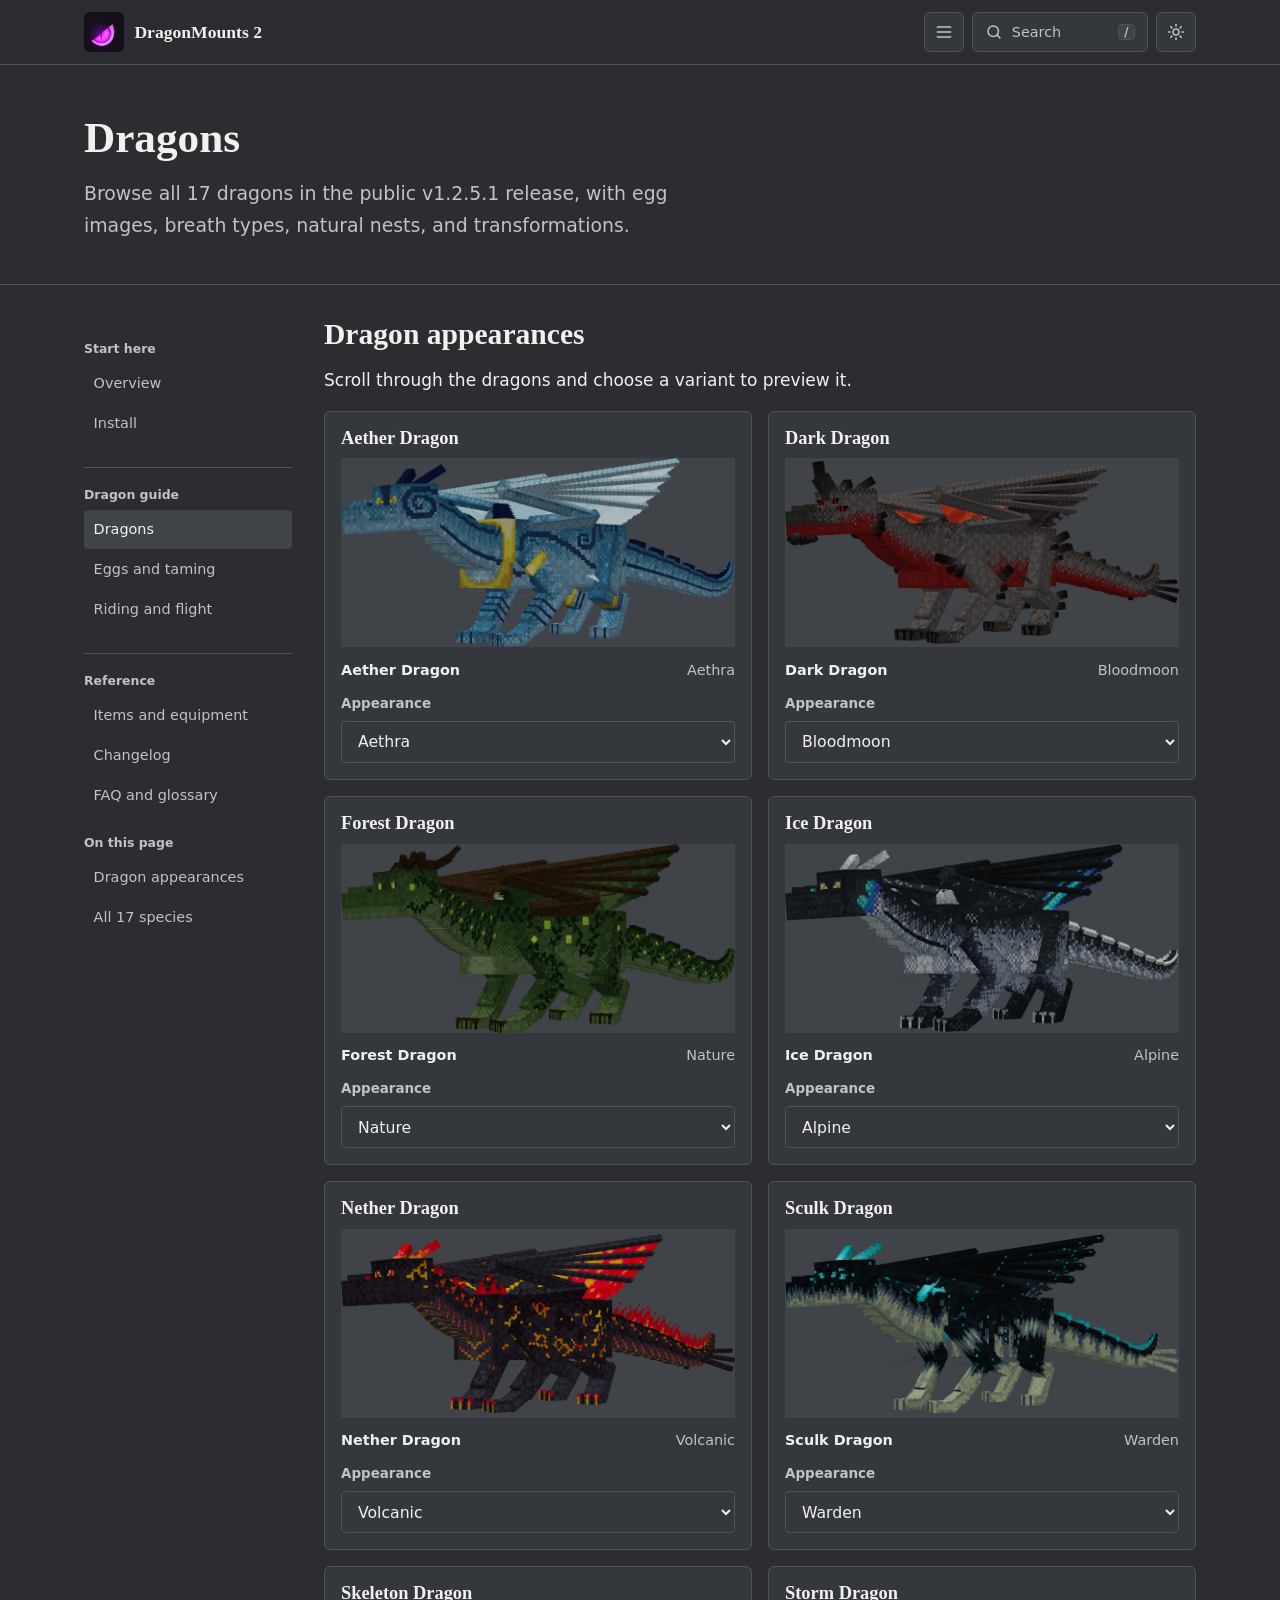
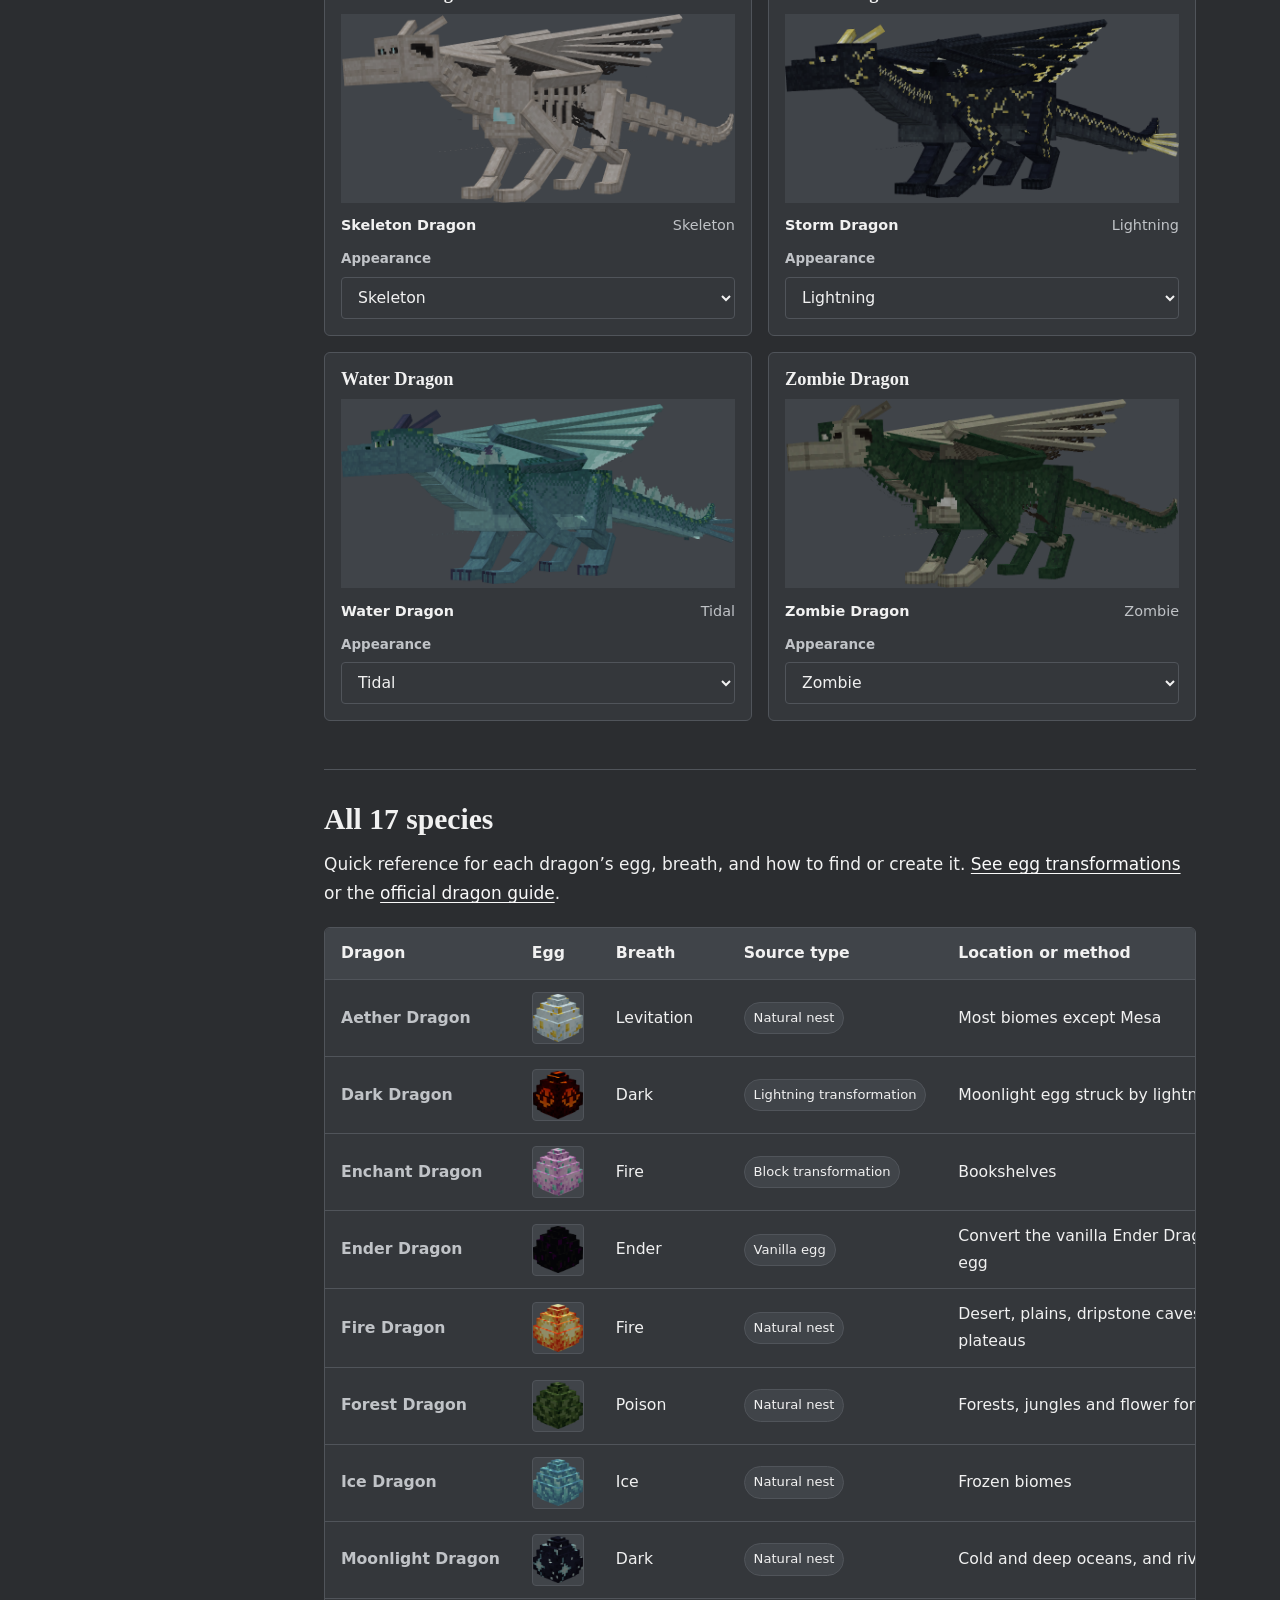
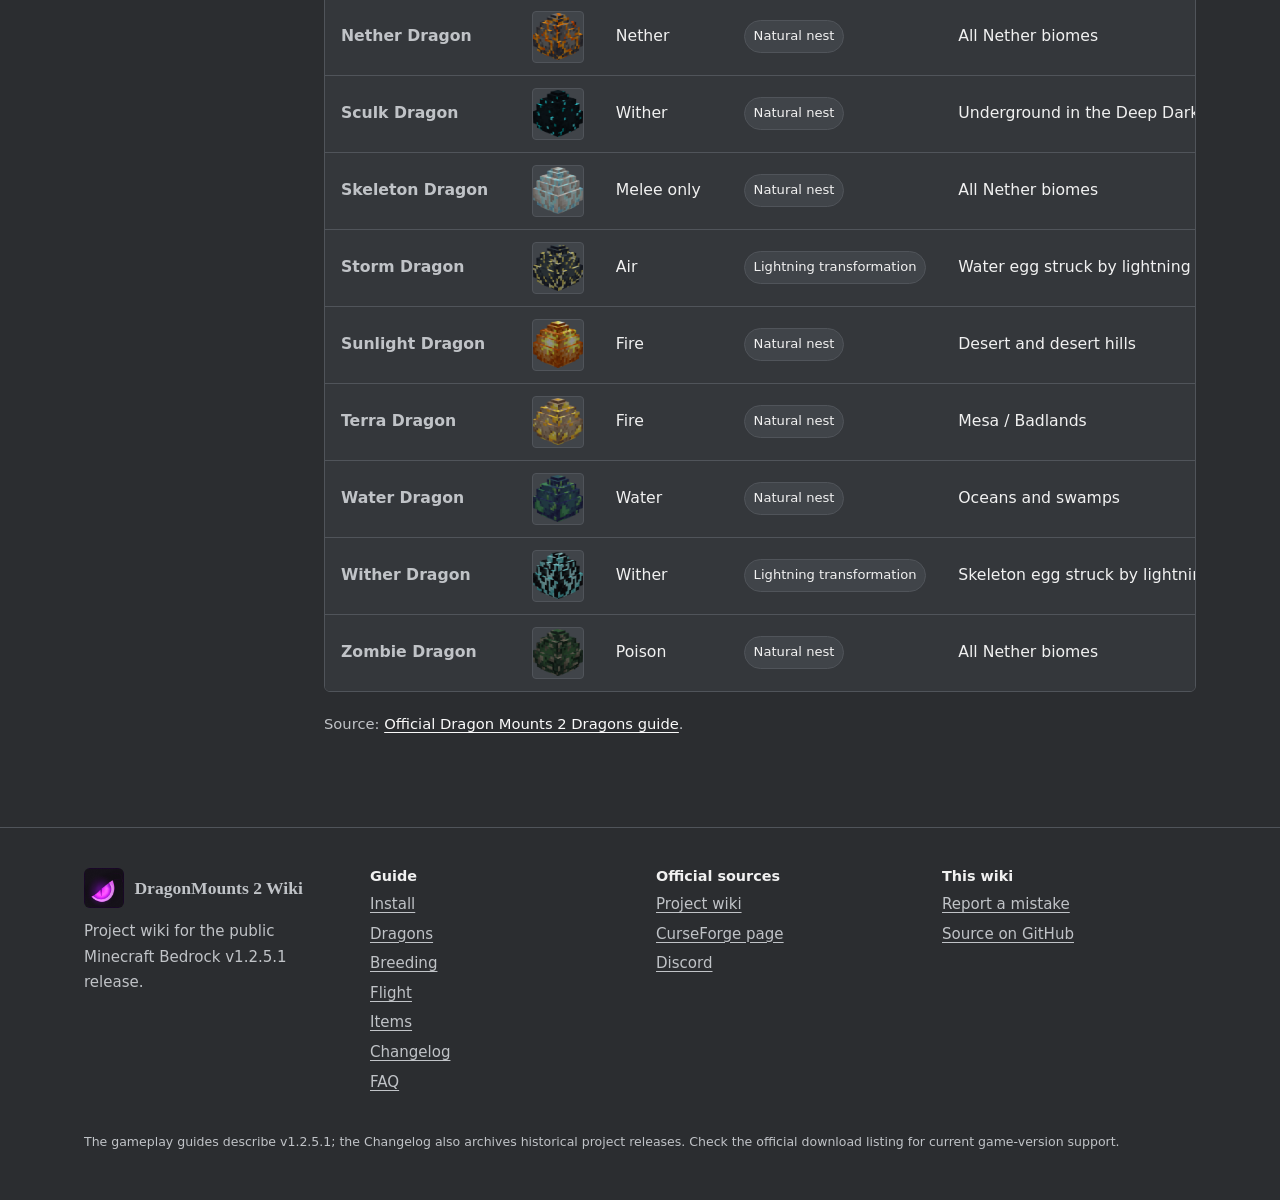
<file: dragons.html>
<!DOCTYPE html>
<html lang="en-GB" data-theme="dark" style="--wiki-accent-light: #000000; --wiki-accent-dark: #ffffff; --wiki-hero-light: #ffffff; --wiki-hero-dark: #222426;"><head>
<meta charset="utf-8">
<meta name="viewport" content="width=device-width, initial-scale=1, viewport-fit=cover">
<title>Dragons | DragonMounts 2 Wiki</title>
<meta name="description" content="Browse dragon appearance variants and compare egg sources, breath types, natural nests, and transformations.">
<meta name="theme-color" content="#21152d">
<link rel="icon" href="textures/pack_icon.png" type="image/png">

<script>try{var t=localStorage.getItem("dm2-theme");if(t==="dark"||t==="light")document.documentElement.setAttribute("data-theme",t)}catch(x){}</script>
<link rel="stylesheet" href="assets/style.css">
</head>
<body>
<a class="skip" href="#main">Skip to content</a>
<svg class="svg-sprite" width="0" height="0" aria-hidden="true"><defs>
<symbol id="head" viewBox="0 0 160 120"><path d="M58 40C44 28 28 22 10 24c14 6 26 16 34 30z"></path><path d="M80 38C70 22 56 12 40 8c12 10 20 24 24 38z"></path><path d="M28 90C20 66 34 44 62 40c22-4 50 4 78 22 10 6 8 16-2 18l-26 2c-6 12-22 16-36 12-14 8-30 4-48-4z"></path><path d="M30 92l-14 14 22-6zM46 98l-6 16 18-12z"></path><path d="M86 52c10-8 26-4 36 6-12 2-26 0-36-6z" class="dragon-eye-accent"></path><ellipse cx="104" cy="55" rx="2.6" ry="5.5" transform="rotate(-62 104 55)" class="dragon-eye-pupil"></ellipse><circle cx="138" cy="66" r="2" class="dragon-eye-accent"></circle><path d="M82 80l50-8" fill="none" stroke="var(--eyec,#fff)" stroke-width="2" stroke-linecap="round"></path></symbol>
<symbol id="i-core" viewBox="0 0 24 24"><circle cx="12" cy="12" r="8"></circle><path d="M12 7.5l3.5 4.5-3.5 4.5L8.5 12z"></path></symbol>
<symbol id="i-scepter" viewBox="0 0 24 24"><path d="M4 20l9-9"></path><path d="M17 3l4 4-4 4-4-4z"></path></symbol>
<symbol id="i-flute" viewBox="0 0 24 24"><path d="M3 17L17 3l4 4L7 21z"></path><path d="M9 15v.01M12 12v.01M15 9v.01"></path></symbol>
<symbol id="i-shears" viewBox="0 0 24 24"><circle cx="6" cy="6" r="2.5"></circle><circle cx="6" cy="18" r="2.5"></circle><path d="M8 7.5L21 17M8 16.5L21 7"></path></symbol>
<symbol id="i-chest" viewBox="0 0 24 24"><path d="M8 3L3 7l2 5 3-1v10h8V11l3 1 2-5-5-4c-1 2-2 3-4 3S9 5 8 3z"></path></symbol>
<symbol id="i-feather" viewBox="0 0 24 24"><path d="M20 4C10 4 5 9 5 15l-2 6M5 16c7 0 13-4 15-12-4 2-8 2-11 5"></path></symbol>
<symbol id="i-bone" viewBox="0 0 24 24"><path d="M8.5 15.5l7-7"></path><circle cx="6.5" cy="14.5" r="2.2"></circle><circle cx="9.5" cy="17.5" r="2.2"></circle><circle cx="14.5" cy="6.5" r="2.2"></circle><circle cx="17.5" cy="9.5" r="2.2"></circle></symbol>
<symbol id="i-scale" viewBox="0 0 24 24"><path d="M12 3c4 0 8 3 8 8 0 5-4 9-8 10-4-1-8-5-8-10 0-5 4-8 8-8z"></path><path d="M12 7v10"></path></symbol>
<symbol id="i-disc" viewBox="0 0 24 24"><circle cx="12" cy="12" r="9"></circle><circle cx="12" cy="12" r="2.5"></circle><path d="M12 5a7 7 0 0 1 7 7"></path></symbol>
<symbol id="i-egg" viewBox="0 0 24 24"><path d="M12 3c4 0 7 6 7 11 0 4-3 7-7 7s-7-3-7-7c0-5 3-11 7-11z"></path><path d="M7.5 14c3 1.5 6 1.5 9 0"></path></symbol>
<symbol id="i-wing" viewBox="0 0 24 24"><path d="M2 19C3 10 9 5 22 4c-1 4-3 6-6 7 2 0 3 0 5 0-2 4-6 6-10 6 1 0 2 0 3-1-4 0-8 1-12 3z"></path></symbol>
<symbol id="i-follow" viewBox="0 0 24 24"><circle cx="6" cy="12" r="2.5"></circle><circle cx="17" cy="12" r="2.5"></circle><path d="M9 12h5M12 9l3 3-3 3"></path></symbol>
</defs></svg>
<header class="site"><div class="wrap bar">
<a class="brand" href="index.html" aria-label="DragonMounts 2 Wiki, home"><img class="mark" src="textures/pack_icon.png" alt=""><span>DragonMounts 2</span></a>
<div class="tools">
<button class="ibtn menu-toggle" id="nav-toggle" type="button" aria-label="Open guide menu" aria-controls="nav-drawer" aria-expanded="false"><svg class="ico" viewBox="0 0 24 24" aria-hidden="true"><path d="M4 6h16M4 12h16M4 18h16"></path></svg></button>
<button class="sbtn" id="sbtn" type="button" aria-label="Search the wiki"><svg class="ico" viewBox="0 0 24 24" aria-hidden="true"><circle cx="11" cy="11" r="7"></circle><path d="M20 20l-4-4"></path></svg><span>Search</span><kbd>/</kbd></button>
<button class="ibtn" id="theme" type="button" aria-label="Switch to light mode" aria-pressed="true" title="Switch to light mode"><svg class="ico moon" viewBox="0 0 24 24" aria-hidden="true"><path d="M20 14.5A8 8 0 0 1 9.5 4a8 8 0 1 0 10.5 10.5z"></path></svg><svg class="ico sun" viewBox="0 0 24 24" aria-hidden="true"><circle cx="12" cy="12" r="4"></circle><path d="M12 2v2M12 20v2M2 12h2M20 12h2M5 5l1.5 1.5M17.5 17.5L19 19M5 19l1.5-1.5M17.5 6.5L19 5"></path></svg></button>
</div></div></header>
<dialog class="nav-drawer" id="nav-drawer" aria-labelledby="nav-title">
<div class="drawer-head"><b id="nav-title">Explore the wiki</b><button class="ibtn" id="nav-close" type="button" aria-label="Close guide menu"><svg class="ico" viewBox="0 0 24 24" aria-hidden="true"><path d="m6 6 12 12M18 6 6 18"></path></svg></button></div>
<nav aria-label="Guide pages"><section class="guide-group"><h2>Start here</h2><ul><li><a href="index.html">Overview</a></li><li><a href="install.html">Install</a></li></ul></section><section class="guide-group"><h2>Dragon guide</h2><ul><li><a href="dragons.html">Dragons</a></li><li><a href="breeding.html">Eggs and taming</a></li><li><a href="flight.html">Riding and flight</a></li></ul></section><section class="guide-group"><h2>Reference</h2><ul><li><a href="items.html">Items and equipment</a></li><li><a href="changelog.html">Changelog</a></li><li><a href="faq.html">FAQ and glossary</a></li></ul></section></nav>
<section class="drawer-section"><h2>On this page</h2><ul><li><a href="#appearances">Dragon appearances</a></li><li><a href="#species">All 17 species</a></li></ul></section>
</dialog>
<main id="main" class="editor-editing">
<div class="phead"><div class="wrap"><h1>Dragons</h1><p class="lede">Browse all 17 dragons in the public v1.2.5.1 release, with egg images, breath types, natural nests, and transformations.</p></div></div>
<div class="wrap layout has-sidebar">
<aside class="guide-sidebar"><nav aria-label="Wiki chapters"><section class="guide-group"><h2>Start here</h2><ul><li><a href="index.html">Overview</a></li><li><a href="install.html">Install</a></li></ul></section><section class="guide-group"><h2>Dragon guide</h2><ul><li><a href="dragons.html">Dragons</a></li><li><a href="breeding.html">Eggs and taming</a></li><li><a href="flight.html">Riding and flight</a></li></ul></section><section class="guide-group"><h2>Reference</h2><ul><li><a href="items.html">Items and equipment</a></li><li><a href="changelog.html">Changelog</a></li><li><a href="faq.html">FAQ and glossary</a></li></ul></section></nav><section class="guide-group"><h2>On this page</h2><ul><li><a href="#appearances">Dragon appearances</a></li><li><a href="#species">All 17 species</a></li></ul></section></aside>
<article>

<h2 id="appearances"><a class="anchor" href="#appearances" aria-label="Link to this section">#</a>Dragon appearances</h2>
<p>Scroll through the dragons and choose a variant to preview it.</p>
<div class="appearance-explorer" id="appearance-explorer" data-appearances="[{&quot;name&quot;:&quot;Aether&quot;,&quot;variants&quot;:[{&quot;name&quot;:&quot;Aethra&quot;,&quot;src&quot;:&quot;textures/dragon.entity/dragonmounts2.aether_normal.png&quot;},{&quot;name&quot;:&quot;Breeze&quot;,&quot;src&quot;:&quot;textures/dragon.entity/dragonmounts2.aether_breeze.png&quot;},{&quot;name&quot;:&quot;Wind&quot;,&quot;src&quot;:&quot;textures/dragon.entity/dragonmounts2.aether_wind.png&quot;}]},{&quot;name&quot;:&quot;Dark&quot;,&quot;variants&quot;:[{&quot;name&quot;:&quot;Bloodmoon&quot;,&quot;src&quot;:&quot;textures/dragon.entity/dragonmounts2.dark_bloodmoon.png&quot;},{&quot;name&quot;:&quot;Demon&quot;,&quot;src&quot;:&quot;textures/dragon.entity/dragonmounts2.dark_demon.png&quot;},{&quot;name&quot;:&quot;Imp&quot;,&quot;src&quot;:&quot;textures/dragon.entity/dragonmounts2.dark_imp.png&quot;},{&quot;name&quot;:&quot;Underworld&quot;,&quot;src&quot;:&quot;textures/dragon.entity/dragonmounts2.dark_underworld.png&quot;}]},{&quot;name&quot;:&quot;Forest&quot;,&quot;variants&quot;:[{&quot;name&quot;:&quot;Nature&quot;,&quot;src&quot;:&quot;textures/dragon.entity/dragonmounts2.forest_base.png&quot;},{&quot;name&quot;:&quot;Cold&quot;,&quot;src&quot;:&quot;textures/dragon.entity/dragonmounts2.forest_cold.png&quot;},{&quot;name&quot;:&quot;Jungle&quot;,&quot;src&quot;:&quot;textures/dragon.entity/dragonmounts2.forest_jungle.png&quot;},{&quot;name&quot;:&quot;Warm&quot;,&quot;src&quot;:&quot;textures/dragon.entity/dragonmounts2.forest_dry.png&quot;}]},{&quot;name&quot;:&quot;Ice&quot;,&quot;variants&quot;:[{&quot;name&quot;:&quot;Alpine&quot;,&quot;src&quot;:&quot;textures/dragon.entity/dragonmounts2.ice_alpine.png&quot;},{&quot;name&quot;:&quot;Frost&quot;,&quot;src&quot;:&quot;textures/dragon.entity/dragonmounts2.ice_frost.png&quot;},{&quot;name&quot;:&quot;Iceberg&quot;,&quot;src&quot;:&quot;textures/dragon.entity/dragonmounts2.ice_iceberg.png&quot;}]},{&quot;name&quot;:&quot;Nether&quot;,&quot;variants&quot;:[{&quot;name&quot;:&quot;Volcanic&quot;,&quot;src&quot;:&quot;textures/dragon.entity/dragonmounts2.nether_volcanic.png&quot;},{&quot;name&quot;:&quot;Magma&quot;,&quot;src&quot;:&quot;textures/dragon.entity/dragonmounts2.nether_ash.png&quot;},{&quot;name&quot;:&quot;Soul Fire&quot;,&quot;src&quot;:&quot;textures/dragon.entity/dragonmounts2.nether_soul_fire.png&quot;}]},{&quot;name&quot;:&quot;Sculk&quot;,&quot;variants&quot;:[{&quot;name&quot;:&quot;Warden&quot;,&quot;src&quot;:&quot;textures/dragon.entity/dragonmounts2.sculk_warden.png&quot;},{&quot;name&quot;:&quot;Amethyst&quot;,&quot;src&quot;:&quot;textures/dragon.entity/dragonmounts2.sculk_amythest.png&quot;},{&quot;name&quot;:&quot;Beta&quot;,&quot;src&quot;:&quot;textures/dragon.entity/dragonmounts2.sculk_mutated.png&quot;}]},{&quot;name&quot;:&quot;Skeleton&quot;,&quot;variants&quot;:[{&quot;name&quot;:&quot;Skeleton&quot;,&quot;src&quot;:&quot;textures/dragon.entity/dragonmounts2.skeleton.png&quot;},{&quot;name&quot;:&quot;Bogged&quot;,&quot;src&quot;:&quot;textures/dragon.entity/dragonmounts2.bogged.png&quot;},{&quot;name&quot;:&quot;Stray&quot;,&quot;src&quot;:&quot;textures/dragon.entity/dragonmounts2.stray.png&quot;}]},{&quot;name&quot;:&quot;Storm&quot;,&quot;variants&quot;:[{&quot;name&quot;:&quot;Lightning&quot;,&quot;src&quot;:&quot;textures/dragon.entity/dragonmounts2.storm_lightning.png&quot;},{&quot;name&quot;:&quot;Bronzed&quot;,&quot;src&quot;:&quot;textures/dragon.entity/dragonmounts2.storm_bronzed.png&quot;},{&quot;name&quot;:&quot;Thunder&quot;,&quot;src&quot;:&quot;textures/dragon.entity/dragonmounts2.storm_thunder.png&quot;}]},{&quot;name&quot;:&quot;Water&quot;,&quot;variants&quot;:[{&quot;name&quot;:&quot;Tidal&quot;,&quot;src&quot;:&quot;textures/dragon.entity/dragonmounts2.water_tidel.png&quot;},{&quot;name&quot;:&quot;Brine&quot;,&quot;src&quot;:&quot;textures/dragon.entity/dragonmounts2.water_ocean.png&quot;},{&quot;name&quot;:&quot;Pond&quot;,&quot;src&quot;:&quot;textures/dragon.entity/dragonmounts2.water_pond.png&quot;}]},{&quot;name&quot;:&quot;Zombie&quot;,&quot;variants&quot;:[{&quot;name&quot;:&quot;Zombie&quot;,&quot;src&quot;:&quot;textures/dragon.entity/dragonmounts2.zombie.png&quot;},{&quot;name&quot;:&quot;Drowned&quot;,&quot;src&quot;:&quot;textures/dragon.entity/dragonmounts2.zombie_drowned.png&quot;},{&quot;name&quot;:&quot;Husk&quot;,&quot;src&quot;:&quot;textures/dragon.entity/dragonmounts2.zombie_husk.png&quot;}]}]">
<section class="appearance-card" id="aether" data-appearance="aether"><h3>Aether Dragon</h3><figure><img data-appearance-image="" src="textures/dragon.entity/dragonmounts2.aether_normal.png" alt="Aether Dragon, Aethra appearance" width="818" height="392" loading="lazy"><figcaption><b>Aether Dragon</b><span data-appearance-variant="">Aethra</span></figcaption></figure><label>Appearance<select data-appearance-select="" aria-label="Aether Dragon appearance"><option value="0">Aethra</option><option value="1">Breeze</option><option value="2">Wind</option></select></label></section>
<section class="appearance-card" id="dark" data-appearance="dark"><h3>Dark Dragon</h3><figure><img data-appearance-image="" src="textures/dragon.entity/dragonmounts2.dark_bloodmoon.png" alt="Dark Dragon, Bloodmoon appearance" width="818" height="392" loading="lazy"><figcaption><b>Dark Dragon</b><span data-appearance-variant="">Bloodmoon</span></figcaption></figure><label>Appearance<select data-appearance-select="" aria-label="Dark Dragon appearance"><option value="0">Bloodmoon</option><option value="1">Demon</option><option value="2">Imp</option><option value="3">Underworld</option></select></label></section>
<section class="appearance-card" id="forest" data-appearance="forest"><h3>Forest Dragon</h3><figure><img data-appearance-image="" src="textures/dragon.entity/dragonmounts2.forest_base.png" alt="Forest Dragon, Nature appearance" width="818" height="392" loading="lazy"><figcaption><b>Forest Dragon</b><span data-appearance-variant="">Nature</span></figcaption></figure><label>Appearance<select data-appearance-select="" aria-label="Forest Dragon appearance"><option value="0">Nature</option><option value="1">Cold</option><option value="2">Jungle</option><option value="3">Warm</option></select></label></section>
<section class="appearance-card" id="ice" data-appearance="ice"><h3>Ice Dragon</h3><figure><img data-appearance-image="" src="textures/dragon.entity/dragonmounts2.ice_alpine.png" alt="Ice Dragon, Alpine appearance" width="818" height="392" loading="lazy"><figcaption><b>Ice Dragon</b><span data-appearance-variant="">Alpine</span></figcaption></figure><label>Appearance<select data-appearance-select="" aria-label="Ice Dragon appearance"><option value="0">Alpine</option><option value="1">Frost</option><option value="2">Iceberg</option></select></label></section>
<section class="appearance-card" id="nether" data-appearance="nether"><h3>Nether Dragon</h3><figure><img data-appearance-image="" src="textures/dragon.entity/dragonmounts2.nether_volcanic.png" alt="Nether Dragon, Volcanic appearance" width="818" height="392" loading="lazy"><figcaption><b>Nether Dragon</b><span data-appearance-variant="">Volcanic</span></figcaption></figure><label>Appearance<select data-appearance-select="" aria-label="Nether Dragon appearance"><option value="0">Volcanic</option><option value="1">Magma</option><option value="2">Soul Fire</option></select></label></section>
<section class="appearance-card" id="sculk" data-appearance="sculk"><h3>Sculk Dragon</h3><figure><img data-appearance-image="" src="textures/dragon.entity/dragonmounts2.sculk_warden.png" alt="Sculk Dragon, Warden appearance" width="818" height="392" loading="lazy"><figcaption><b>Sculk Dragon</b><span data-appearance-variant="">Warden</span></figcaption></figure><label>Appearance<select data-appearance-select="" aria-label="Sculk Dragon appearance"><option value="0">Warden</option><option value="1">Amethyst</option><option value="2">Beta</option></select></label></section>
<section class="appearance-card" id="skeleton" data-appearance="skeleton"><h3>Skeleton Dragon</h3><figure><img data-appearance-image="" src="textures/dragon.entity/dragonmounts2.skeleton.png" alt="Skeleton Dragon, Skeleton appearance" width="818" height="392" loading="lazy"><figcaption><b>Skeleton Dragon</b><span data-appearance-variant="">Skeleton</span></figcaption></figure><label>Appearance<select data-appearance-select="" aria-label="Skeleton Dragon appearance"><option value="0">Skeleton</option><option value="1">Bogged</option><option value="2">Stray</option></select></label></section>
<section class="appearance-card" id="storm" data-appearance="storm"><h3>Storm Dragon</h3><figure><img data-appearance-image="" src="textures/dragon.entity/dragonmounts2.storm_lightning.png" alt="Storm Dragon, Lightning appearance" width="818" height="392" loading="lazy"><figcaption><b>Storm Dragon</b><span data-appearance-variant="">Lightning</span></figcaption></figure><label>Appearance<select data-appearance-select="" aria-label="Storm Dragon appearance"><option value="0">Lightning</option><option value="1">Bronzed</option><option value="2">Thunder</option></select></label></section>
<section class="appearance-card" id="water" data-appearance="water"><h3>Water Dragon</h3><figure><img data-appearance-image="" src="textures/dragon.entity/dragonmounts2.water_tidel.png" alt="Water Dragon, Tidal appearance" width="818" height="392" loading="lazy"><figcaption><b>Water Dragon</b><span data-appearance-variant="">Tidal</span></figcaption></figure><label>Appearance<select data-appearance-select="" aria-label="Water Dragon appearance"><option value="0">Tidal</option><option value="1">Brine</option><option value="2">Pond</option></select></label></section>
<section class="appearance-card" id="zombie" data-appearance="zombie"><h3>Zombie Dragon</h3><figure><img data-appearance-image="" src="textures/dragon.entity/dragonmounts2.zombie.png" alt="Zombie Dragon, Zombie appearance" width="818" height="392" loading="lazy"><figcaption><b>Zombie Dragon</b><span data-appearance-variant="">Zombie</span></figcaption></figure><label>Appearance<select data-appearance-select="" aria-label="Zombie Dragon appearance"><option value="0">Zombie</option><option value="1">Drowned</option><option value="2">Husk</option></select></label></section>
</div>

<h2 id="species"><a class="anchor" href="#species" aria-label="Link to this section">#</a>All 17 species</h2>
<p>Quick reference for each dragon’s egg, breath, and how to find or create it. <a href="breeding.html#transformations">See egg transformations</a> or the <a href="https://github.com/DragonMounts-Team/DragonMounts2-Bedrock/wiki/Dragons">official dragon guide</a>.</p>
<div class="tbl"><table class="dragon-roster"><thead><tr><th scope="col">Dragon</th><th scope="col">Egg</th><th scope="col">Breath</th><th scope="col">Source type</th><th scope="col">Location or method</th></tr></thead><tbody><tr><th scope="row">Aether Dragon</th><td><img class="dragon-roster-thumb" src="textures/dragon.egg/dragonmounts2.dragon_egg_aether.png" alt="Aether Dragon egg" width="64" height="64" loading="lazy"></td><td>Levitation</td><td><span class="dragon-source-type">Natural nest</span></td><td>Most biomes except Mesa</td></tr><tr><th scope="row">Dark Dragon</th><td><img class="dragon-roster-thumb" src="textures/dragon.egg/dragonmounts2.dragon_egg_dark.png" alt="Dark Dragon egg" width="64" height="64" loading="lazy"></td><td>Dark</td><td><span class="dragon-source-type">Lightning transformation</span></td><td>Moonlight egg struck by lightning</td></tr><tr><th scope="row">Enchant Dragon</th><td><img class="dragon-roster-thumb" src="textures/dragon.egg/dragonmounts2.dragon_egg_enchanted.png" alt="Enchant Dragon egg" width="64" height="64" loading="lazy"></td><td>Fire</td><td><span class="dragon-source-type">Block transformation</span></td><td>Bookshelves</td></tr><tr><th scope="row">Ender Dragon</th><td><img class="dragon-roster-thumb" src="textures/dragon.egg/dragonmounts2.dragon_egg_ender.png" alt="Ender Dragon egg" width="64" height="64" loading="lazy"></td><td>Ender</td><td><span class="dragon-source-type">Vanilla egg</span></td><td>Convert the vanilla Ender Dragon egg</td></tr><tr><th scope="row">Fire Dragon</th><td><img class="dragon-roster-thumb" src="textures/dragon.egg/dragonmounts2.dragon_egg_fire.png" alt="Fire Dragon egg" width="64" height="64" loading="lazy"></td><td>Fire</td><td><span class="dragon-source-type">Natural nest</span></td><td>Desert, plains, dripstone caves and plateaus</td></tr><tr><th scope="row">Forest Dragon</th><td><img class="dragon-roster-thumb" src="textures/dragon.egg/dragonmounts2.dragon_egg_forest.png" alt="Forest Dragon egg" width="64" height="64" loading="lazy"></td><td>Poison</td><td><span class="dragon-source-type">Natural nest</span></td><td>Forests, jungles and flower forests</td></tr><tr><th scope="row">Ice Dragon</th><td><img class="dragon-roster-thumb" src="textures/dragon.egg/dragonmounts2.dragon_egg_ice.png" alt="Ice Dragon egg" width="64" height="64" loading="lazy"></td><td>Ice</td><td><span class="dragon-source-type">Natural nest</span></td><td>Frozen biomes</td></tr><tr><th scope="row">Moonlight Dragon</th><td><img class="dragon-roster-thumb" src="textures/dragon.egg/dragonmounts2.dragon_egg_moonlight.png" alt="Moonlight Dragon egg" width="64" height="64" loading="lazy"></td><td>Dark</td><td><span class="dragon-source-type">Natural nest</span></td><td>Cold and deep oceans, and rivers</td></tr><tr><th scope="row">Nether Dragon</th><td><img class="dragon-roster-thumb" src="textures/dragon.egg/dragonmounts2.dragon_egg_nether.png" alt="Nether Dragon egg" width="64" height="64" loading="lazy"></td><td>Nether</td><td><span class="dragon-source-type">Natural nest</span></td><td>All Nether biomes</td></tr><tr><th scope="row">Sculk Dragon</th><td><img class="dragon-roster-thumb" src="textures/dragon.egg/dragonmounts2.dragon_egg_sculk.png" alt="Sculk Dragon egg" width="64" height="64" loading="lazy"></td><td>Wither</td><td><span class="dragon-source-type">Natural nest</span></td><td>Underground in the Deep Dark</td></tr><tr><th scope="row">Skeleton Dragon</th><td><img class="dragon-roster-thumb" src="textures/dragon.egg/dragonmounts2.dragon_egg_skeleton.png" alt="Skeleton Dragon egg" width="64" height="64" loading="lazy"></td><td>Melee only</td><td><span class="dragon-source-type">Natural nest</span></td><td>All Nether biomes</td></tr><tr><th scope="row">Storm Dragon</th><td><img class="dragon-roster-thumb" src="textures/dragon.egg/dragonmounts2.dragon_egg_storm.png" alt="Storm Dragon egg" width="64" height="64" loading="lazy"></td><td>Air</td><td><span class="dragon-source-type">Lightning transformation</span></td><td>Water egg struck by lightning</td></tr><tr><th scope="row">Sunlight Dragon</th><td><img class="dragon-roster-thumb" src="textures/dragon.egg/dragonmounts2.dragon_egg_sunlight.png" alt="Sunlight Dragon egg" width="64" height="64" loading="lazy"></td><td>Fire</td><td><span class="dragon-source-type">Natural nest</span></td><td>Desert and desert hills</td></tr><tr><th scope="row">Terra Dragon</th><td><img class="dragon-roster-thumb" src="textures/dragon.egg/dragonmounts2.dragon_egg_terra.png" alt="Terra Dragon egg" width="64" height="64" loading="lazy"></td><td>Fire</td><td><span class="dragon-source-type">Natural nest</span></td><td>Mesa / Badlands</td></tr><tr><th scope="row">Water Dragon</th><td><img class="dragon-roster-thumb" src="textures/dragon.egg/dragonmounts2.dragon_egg_water.png" alt="Water Dragon egg" width="64" height="64" loading="lazy"></td><td>Water</td><td><span class="dragon-source-type">Natural nest</span></td><td>Oceans and swamps</td></tr><tr><th scope="row">Wither Dragon</th><td><img class="dragon-roster-thumb" src="textures/dragon.egg/dragonmounts2.dragon_egg_wither.png" alt="Wither Dragon egg" width="64" height="64" loading="lazy"></td><td>Wither</td><td><span class="dragon-source-type">Lightning transformation</span></td><td>Skeleton egg struck by lightning</td></tr><tr><th scope="row">Zombie Dragon</th><td><img class="dragon-roster-thumb" src="textures/dragon.egg/dragonmounts2.dragon_egg_zombie.png" alt="Zombie Dragon egg" width="64" height="64" loading="lazy"></td><td>Poison</td><td><span class="dragon-source-type">Natural nest</span></td><td>All Nether biomes</td></tr></tbody></table></div>
<p class="source-line">Source: <a href="https://github.com/DragonMounts-Team/DragonMounts2-Bedrock/wiki/Dragons">Official Dragon Mounts 2 Dragons guide</a>.</p>

</article>
</div>
</main>
<footer class="foot"><div class="wrap">
<div class="footgrid">
<div><a class="brand" href="index.html"><img class="mark" src="textures/pack_icon.png" alt=""><span>DragonMounts 2 Wiki</span></a><p>Project wiki for the public Minecraft Bedrock v1.2.5.1 release.</p></div>
<div><h4>Guide</h4><ul><li><a href="install.html">Install</a></li><li><a href="dragons.html">Dragons</a></li><li><a href="breeding.html">Breeding</a></li><li><a href="flight.html">Flight</a></li><li><a href="items.html">Items</a></li><li><a href="changelog.html">Changelog</a></li><li><a href="faq.html">FAQ</a></li></ul></div>
<div><h4>Official sources</h4><ul>
<li><a href="https://github.com/DragonMounts-Team/DragonMounts2-Bedrock/wiki">Project wiki</a></li>
<li data-link="curseforge"><a href="https://www.curseforge.com/minecraft-bedrock/addons/dragon-mounts-2/files/all">CurseForge page</a></li>
<li data-link="discord"><a href="https://discord.gg/Ewm8aTTJ3K">Discord</a></li></ul></div>
<div><h4>This wiki</h4><ul>
<li data-link="issues"><a href="https://github.com/Grummboy2/TestWiki/issues/new">Report a mistake</a></li>
<li data-link="repo"><a href="https://github.com/Grummboy2/TestWiki">Source on GitHub</a></li></ul></div>
</div>
<small>The gameplay guides describe v1.2.5.1; the Changelog also archives historical project releases. Check the official download listing for current game-version support.</small>
</div></footer>
<div id="sx" hidden=""><div class="sbox" role="dialog" aria-modal="true" aria-label="Search the wiki"><input id="sq" type="search" placeholder="Search dragons, eggs, taming, riding, equipment" aria-label="Search the wiki" autocomplete="off"><div id="sres"></div><div class="sfoot">Arrow keys to move, Enter to open, Esc to close</div></div></div>
<script src="assets/config.js"></script>
<script src="assets/data.js"></script>
<script src="assets/app.js"></script>


</body></html>
</file>
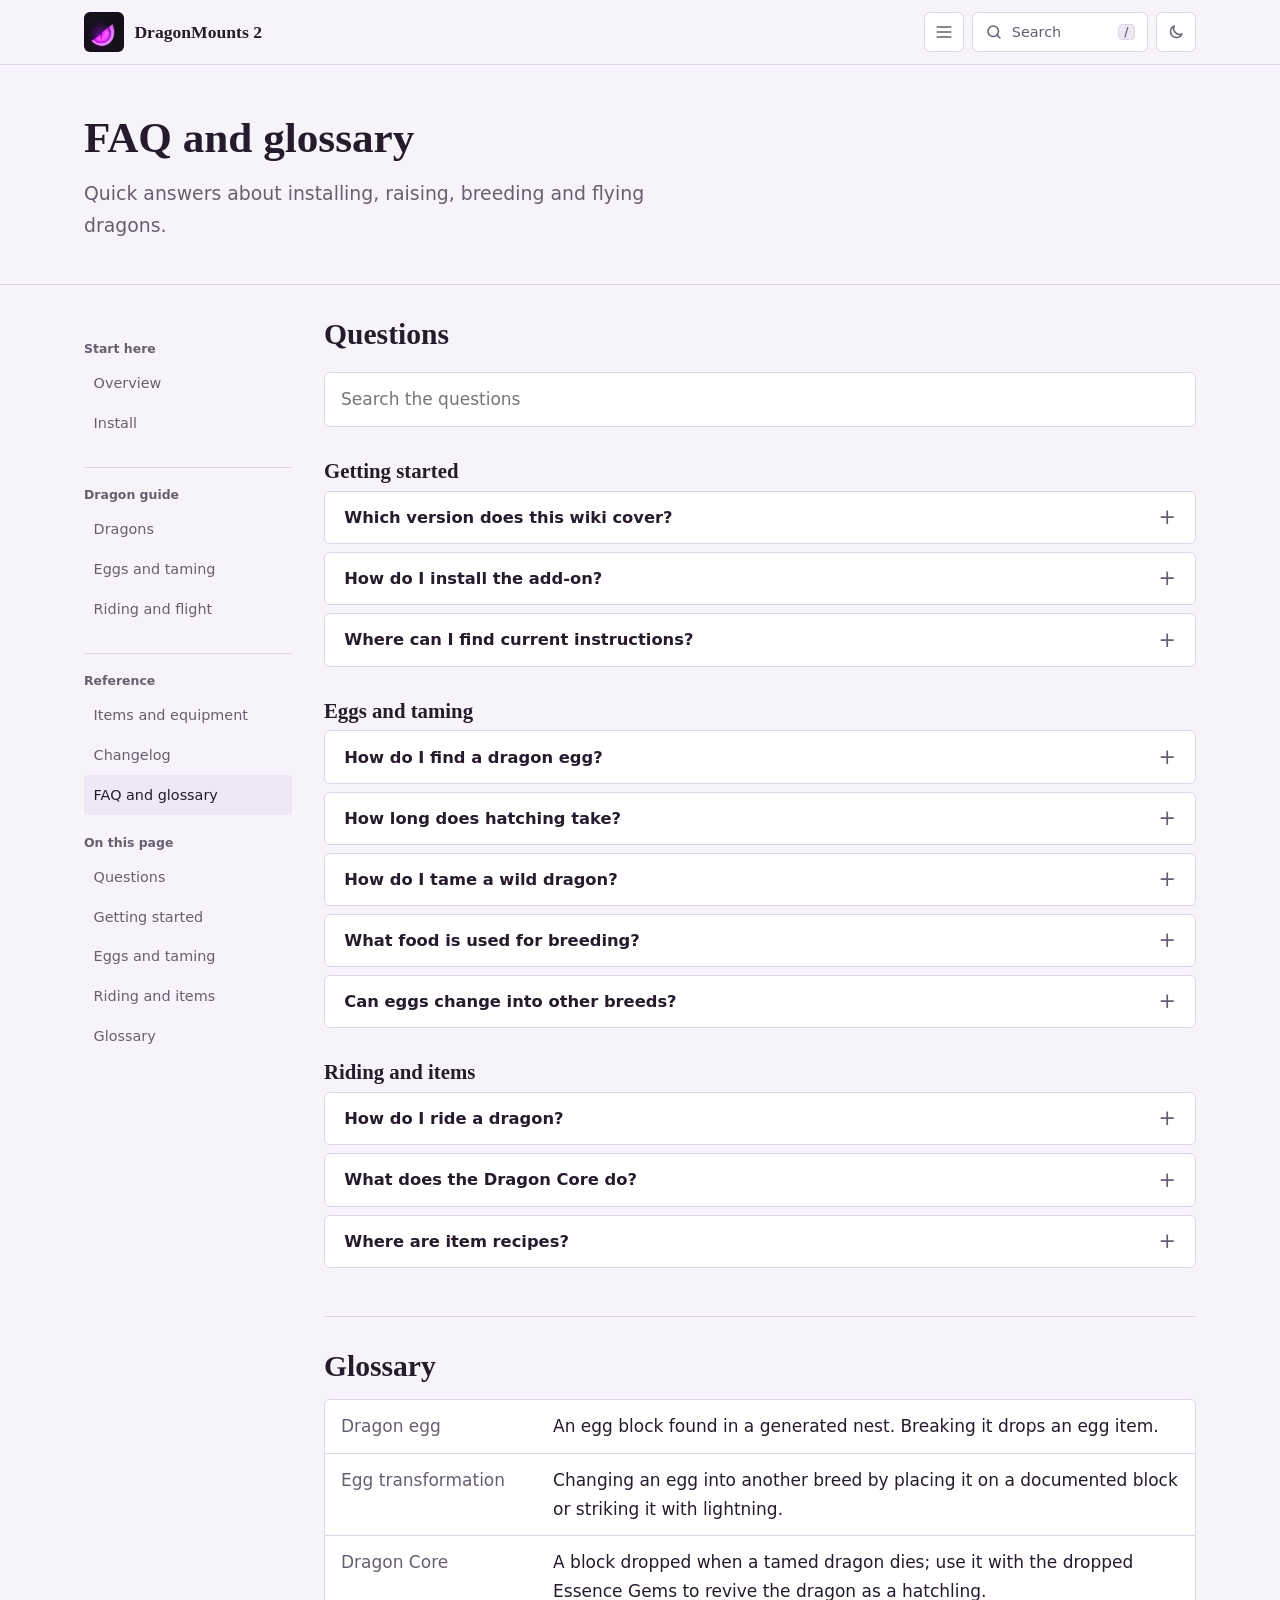
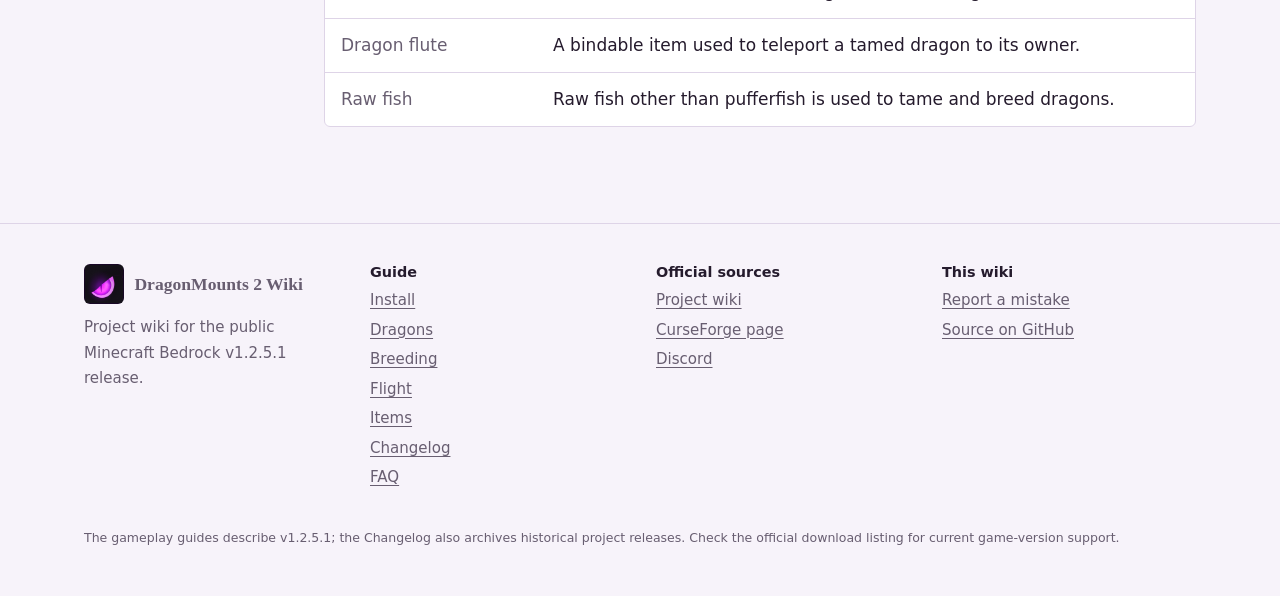
<file: faq.html>
<!DOCTYPE html>
<html lang="en-GB">
<head>
<meta charset="utf-8">
<meta name="viewport" content="width=device-width, initial-scale=1, viewport-fit=cover">
<title>FAQ and glossary | DragonMounts 2 Wiki</title>
<meta name="description" content="Frequently asked questions and a glossary for the DragonMounts 2 Bedrock add-on.">
<meta name="theme-color" content="#21152d">
<link rel="icon" href="textures/pack_icon.png" type="image/png">

<script>try{var t=localStorage.getItem("dm2-theme");if(t==="dark"||t==="light")document.documentElement.setAttribute("data-theme",t)}catch(x){}</script>
<link rel="stylesheet" href="assets/style.css">
</head>
<body>
<a class="skip" href="#main">Skip to content</a>
<svg class="svg-sprite" width="0" height="0" aria-hidden="true"><defs>
<symbol id="head" viewBox="0 0 160 120"><path d="M58 40C44 28 28 22 10 24c14 6 26 16 34 30z"/><path d="M80 38C70 22 56 12 40 8c12 10 20 24 24 38z"/><path d="M28 90C20 66 34 44 62 40c22-4 50 4 78 22 10 6 8 16-2 18l-26 2c-6 12-22 16-36 12-14 8-30 4-48-4z"/><path d="M30 92l-14 14 22-6zM46 98l-6 16 18-12z"/><path d="M86 52c10-8 26-4 36 6-12 2-26 0-36-6z" class="dragon-eye-accent"/><ellipse cx="104" cy="55" rx="2.6" ry="5.5" transform="rotate(-62 104 55)" class="dragon-eye-pupil"/><circle cx="138" cy="66" r="2" class="dragon-eye-accent"/><path d="M82 80l50-8" fill="none" stroke="var(--eyec,#fff)" stroke-width="2" stroke-linecap="round"/></symbol>
<symbol id="i-core" viewBox="0 0 24 24"><circle cx="12" cy="12" r="8"/><path d="M12 7.5l3.5 4.5-3.5 4.5L8.5 12z"/></symbol>
<symbol id="i-scepter" viewBox="0 0 24 24"><path d="M4 20l9-9"/><path d="M17 3l4 4-4 4-4-4z"/></symbol>
<symbol id="i-flute" viewBox="0 0 24 24"><path d="M3 17L17 3l4 4L7 21z"/><path d="M9 15v.01M12 12v.01M15 9v.01"/></symbol>
<symbol id="i-shears" viewBox="0 0 24 24"><circle cx="6" cy="6" r="2.5"/><circle cx="6" cy="18" r="2.5"/><path d="M8 7.5L21 17M8 16.5L21 7"/></symbol>
<symbol id="i-chest" viewBox="0 0 24 24"><path d="M8 3L3 7l2 5 3-1v10h8V11l3 1 2-5-5-4c-1 2-2 3-4 3S9 5 8 3z"/></symbol>
<symbol id="i-feather" viewBox="0 0 24 24"><path d="M20 4C10 4 5 9 5 15l-2 6M5 16c7 0 13-4 15-12-4 2-8 2-11 5"/></symbol>
<symbol id="i-bone" viewBox="0 0 24 24"><path d="M8.5 15.5l7-7"/><circle cx="6.5" cy="14.5" r="2.2"/><circle cx="9.5" cy="17.5" r="2.2"/><circle cx="14.5" cy="6.5" r="2.2"/><circle cx="17.5" cy="9.5" r="2.2"/></symbol>
<symbol id="i-scale" viewBox="0 0 24 24"><path d="M12 3c4 0 8 3 8 8 0 5-4 9-8 10-4-1-8-5-8-10 0-5 4-8 8-8z"/><path d="M12 7v10"/></symbol>
<symbol id="i-disc" viewBox="0 0 24 24"><circle cx="12" cy="12" r="9"/><circle cx="12" cy="12" r="2.5"/><path d="M12 5a7 7 0 0 1 7 7"/></symbol>
<symbol id="i-egg" viewBox="0 0 24 24"><path d="M12 3c4 0 7 6 7 11 0 4-3 7-7 7s-7-3-7-7c0-5 3-11 7-11z"/><path d="M7.5 14c3 1.5 6 1.5 9 0"/></symbol>
<symbol id="i-wing" viewBox="0 0 24 24"><path d="M2 19C3 10 9 5 22 4c-1 4-3 6-6 7 2 0 3 0 5 0-2 4-6 6-10 6 1 0 2 0 3-1-4 0-8 1-12 3z"/></symbol>
<symbol id="i-follow" viewBox="0 0 24 24"><circle cx="6" cy="12" r="2.5"/><circle cx="17" cy="12" r="2.5"/><path d="M9 12h5M12 9l3 3-3 3"/></symbol>
</defs></svg>
<header class="site"><div class="wrap bar">
<a class="brand" href="index.html" aria-label="DragonMounts 2 Wiki, home"><img class="mark" src="textures/pack_icon.png" alt=""><span>DragonMounts 2</span></a>
<div class="tools">
<button class="ibtn menu-toggle" id="nav-toggle" type="button" aria-label="Open guide menu" aria-controls="nav-drawer" aria-expanded="false"><svg class="ico" viewBox="0 0 24 24" aria-hidden="true"><path d="M4 6h16M4 12h16M4 18h16"/></svg></button>
<button class="sbtn" id="sbtn" type="button" aria-label="Search the wiki"><svg class="ico" viewBox="0 0 24 24" aria-hidden="true"><circle cx="11" cy="11" r="7"/><path d="M20 20l-4-4"/></svg><span>Search</span><kbd>/</kbd></button>
<button class="ibtn" id="theme" type="button" aria-label="Switch between light and dark mode"><svg class="ico moon" viewBox="0 0 24 24" aria-hidden="true"><path d="M20 14.5A8 8 0 0 1 9.5 4a8 8 0 1 0 10.5 10.5z"/></svg><svg class="ico sun" viewBox="0 0 24 24" aria-hidden="true"><circle cx="12" cy="12" r="4"/><path d="M12 2v2M12 20v2M2 12h2M20 12h2M5 5l1.5 1.5M17.5 17.5L19 19M5 19l1.5-1.5M17.5 6.5L19 5"/></svg></button>
</div></div></header>
<dialog class="nav-drawer" id="nav-drawer" aria-labelledby="nav-title">
<div class="drawer-head"><b id="nav-title">Explore the wiki</b><button class="ibtn" id="nav-close" type="button" aria-label="Close guide menu"><svg class="ico" viewBox="0 0 24 24" aria-hidden="true"><path d="m6 6 12 12M18 6 6 18"/></svg></button></div>
<nav aria-label="Guide pages"><section class="guide-group"><h2>Start here</h2><ul><li><a href="index.html">Overview</a></li><li><a href="install.html">Install</a></li></ul></section><section class="guide-group"><h2>Dragon guide</h2><ul><li><a href="dragons.html">Dragons</a></li><li><a href="breeding.html">Eggs and taming</a></li><li><a href="flight.html">Riding and flight</a></li></ul></section><section class="guide-group"><h2>Reference</h2><ul><li><a href="items.html">Items and equipment</a></li><li><a href="changelog.html">Changelog</a></li><li><a href="faq.html" aria-current="page">FAQ and glossary</a></li></ul></section></nav>
<section class="drawer-section"><h2>On this page</h2><ul><li><a href="#questions">Questions</a></li><li><a href="#getting-started">Getting started</a></li><li><a href="#eggs-and-taming">Eggs and taming</a></li><li><a href="#riding-and-items">Riding and items</a></li><li><a href="#glossary">Glossary</a></li></ul></section>
</dialog>
<main id="main">
<div class="phead"><div class="wrap"><h1>FAQ and glossary</h1><p class="lede">Quick answers about installing, raising, breeding and flying dragons.</p></div></div>
<div class="wrap layout has-sidebar">
<aside class="guide-sidebar"><nav aria-label="Wiki chapters"><section class="guide-group"><h2>Start here</h2><ul><li><a href="index.html">Overview</a></li><li><a href="install.html">Install</a></li></ul></section><section class="guide-group"><h2>Dragon guide</h2><ul><li><a href="dragons.html">Dragons</a></li><li><a href="breeding.html">Eggs and taming</a></li><li><a href="flight.html">Riding and flight</a></li></ul></section><section class="guide-group"><h2>Reference</h2><ul><li><a href="items.html">Items and equipment</a></li><li><a href="changelog.html">Changelog</a></li><li><a href="faq.html" aria-current="page">FAQ and glossary</a></li></ul></section></nav><section class="guide-group"><h2>On this page</h2><ul><li><a href="#questions">Questions</a></li><li><a href="#getting-started">Getting started</a></li><li><a href="#eggs-and-taming">Eggs and taming</a></li><li><a href="#riding-and-items">Riding and items</a></li><li><a href="#glossary">Glossary</a></li></ul></section></aside>
<article>

<h2 id="questions"><a class="anchor" href="#questions" aria-label="Link to this section">#</a>Questions</h2>
<div class="finder"><input id="fq" type="search" placeholder="Search the questions" aria-label="Search the questions"></div>
<p class="count" id="fcount" aria-live="polite"></p>
<div id="faqlist"><div class="fgroup"><h3 id="getting-started">Getting started</h3><details class="q" id="q-which-version-does-this-wiki-cover"><summary>Which version does this wiki cover?</summary><div class="body"><p>The latest public CurseForge file listed is v1.2.5.1 for Minecraft Bedrock 26.40+. Check the <a href="https://www.curseforge.com/minecraft-bedrock/addons/dragon-mounts-2/files/all">official files page</a> before downloading.</p></div></details><details class="q" id="q-how-do-i-install-the-add-on"><summary>How do I install the add-on?</summary><div class="body"><p>Follow the <a href="install.html#steps">install steps</a>. In short: import the add-on file, then turn on both the Behavior Pack and the Resource Pack in your world.</p></div></details><details class="q" id="q-where-can-i-find-current-instructions"><summary>Where can I find current instructions?</summary><div class="body"><p>Use the guides on this site, then check the <a href="https://www.curseforge.com/minecraft-bedrock/addons/dragon-mounts-2/files/all">release notes</a> for version-specific changes.</p></div></details></div><div class="fgroup"><h3 id="eggs-and-taming">Eggs and taming</h3><details class="q" id="q-how-do-i-find-a-dragon-egg"><summary>How do I find a dragon egg?</summary><div class="body"><p>Eggs occur in naturally generated nests across the Overworld, Nether and End. See the official <a href="https://github.com/DragonMounts-Team/DragonMounts2-Bedrock/wiki/Dragons">dragon guide</a> for species-specific locations.</p></div></details><details class="q" id="q-how-long-does-hatching-take"><summary>How long does hatching take?</summary><div class="body"><p>Interact with an egg until particles appear; allow about 20 minutes for it to hatch.</p></div></details><details class="q" id="q-how-do-i-tame-a-wild-dragon"><summary>How do I tame a wild dragon?</summary><div class="body"><p>Feed it raw fish other than pufferfish. The documented tame chance is 10% per attempt.</p></div></details><details class="q" id="q-what-food-is-used-for-breeding"><summary>What food is used for breeding?</summary><div class="body"><p>Use raw fish other than pufferfish. Check release notes if this mechanic changes in a later version.</p></div></details><details class="q" id="q-can-eggs-change-into-other-breeds"><summary>Can eggs change into other breeds?</summary><div class="body"><p>Yes. Some eggs transform when placed on specific blocks; others require lightning. See the official <a href="https://github.com/DragonMounts-Team/DragonMounts2-Bedrock/wiki/Dragons">egg transformation table</a>.</p></div></details></div><div class="fgroup"><h3 id="riding-and-items">Riding and items</h3><details class="q" id="q-how-do-i-ride-a-dragon"><summary>How do I ride a dragon?</summary><div class="body"><p>For keyboard and mouse, equip a saddle, interact to mount, press Jump to take off, and use arrow keys to steer. Touch and controller inputs differ.</p></div></details><details class="q" id="q-what-does-the-dragon-core-do"><summary>What does the Dragon Core do?</summary><div class="body"><p>The Dragon Core is for revival, not egg hatching. See the official <a href="https://github.com/DragonMounts-Team/DragonMounts2-Bedrock/wiki/Blocks">blocks guide</a>.</p></div></details><details class="q" id="q-where-are-item-recipes"><summary>Where are item recipes?</summary><div class="body"><p>The official <a href="https://github.com/DragonMounts-Team/DragonMounts2-Bedrock/wiki/Recipes">recipes guide</a> is the source for crafting grids and ingredients.</p></div></details></div></div>
<div class="empty" id="fempty" hidden>No answers match. Try a shorter word, or use the site search.</div>

<h2 id="glossary"><a class="anchor" href="#glossary" aria-label="Link to this section">#</a>Glossary</h2>
<dl class="facts"><dt>Dragon egg</dt><dd>An egg block found in a generated nest. Breaking it drops an egg item.</dd><dt>Egg transformation</dt><dd>Changing an egg into another breed by placing it on a documented block or striking it with lightning.</dd><dt>Dragon Core</dt><dd>A block dropped when a tamed dragon dies; use it with the dropped Essence Gems to revive the dragon as a hatchling.</dd><dt>Dragon flute</dt><dd>A bindable item used to teleport a tamed dragon to its owner.</dd><dt>Raw fish</dt><dd>Raw fish other than pufferfish is used to tame and breed dragons.</dd></dl>

</article>
</div>
</main>
<footer class="foot"><div class="wrap">
<div class="footgrid">
<div><a class="brand" href="index.html"><img class="mark" src="textures/pack_icon.png" alt=""><span>DragonMounts 2 Wiki</span></a><p>Project wiki for the public Minecraft Bedrock v1.2.5.1 release.</p></div>
<div><h4>Guide</h4><ul><li><a href="install.html">Install</a></li><li><a href="dragons.html">Dragons</a></li><li><a href="breeding.html">Breeding</a></li><li><a href="flight.html">Flight</a></li><li><a href="items.html">Items</a></li><li><a href="changelog.html">Changelog</a></li><li><a href="faq.html">FAQ</a></li></ul></div>
<div><h4>Official sources</h4><ul>
<li><a href="https://github.com/DragonMounts-Team/DragonMounts2-Bedrock/wiki">Project wiki</a></li>
<li data-link="curseforge" hidden><a href="#">CurseForge page</a></li>
<li data-link="discord" hidden><a href="#">Discord</a></li></ul></div>
<div><h4>This wiki</h4><ul>
<li data-link="issues" hidden><a href="#">Report a mistake</a></li>
<li data-link="repo" hidden><a href="#">Source on GitHub</a></li></ul></div>
</div>
<small>The gameplay guides describe v1.2.5.1; the Changelog also archives historical project releases. Check the official download listing for current game-version support.</small>
</div></footer>
<div id="sx" hidden><div class="sbox" role="dialog" aria-modal="true" aria-label="Search the wiki"><input id="sq" type="search" placeholder="Search dragons, eggs, taming, riding, equipment" aria-label="Search the wiki" autocomplete="off"><div id="sres"></div><div class="sfoot">Arrow keys to move, Enter to open, Esc to close</div></div></div>
<script src="assets/config.js"></script>
<script src="assets/data.js"></script>
<script src="assets/app.js"></script>
</body>
</html>
</file>
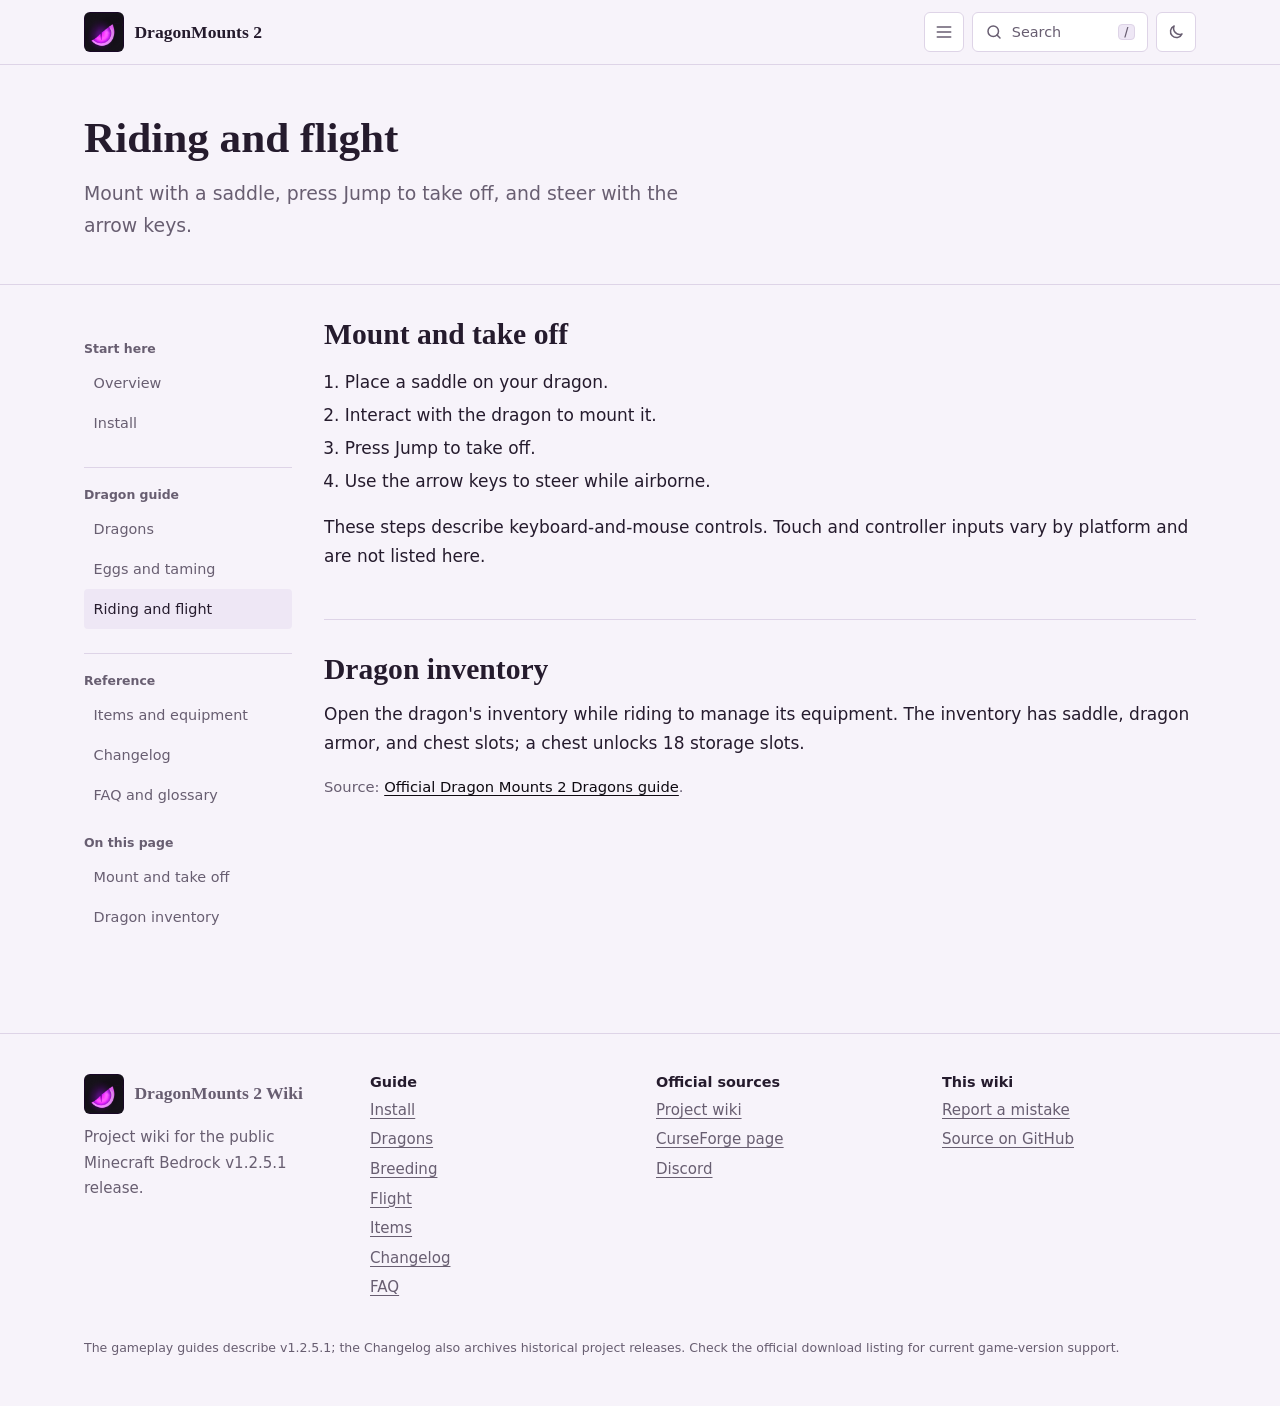
<file: flight.html>
<!DOCTYPE html>
<html lang="en-GB">
<head>
<meta charset="utf-8">
<meta name="viewport" content="width=device-width, initial-scale=1, viewport-fit=cover">
<title>Riding and flight | DragonMounts 2 Wiki</title>
<meta name="description" content="Official saddle, riding, takeoff, steering, and dragon inventory instructions for Dragon Mounts 2.">
<meta name="theme-color" content="#21152d">
<link rel="icon" href="textures/pack_icon.png" type="image/png">

<script>try{var t=localStorage.getItem("dm2-theme");if(t==="dark"||t==="light")document.documentElement.setAttribute("data-theme",t)}catch(x){}</script>
<link rel="stylesheet" href="assets/style.css">
</head>
<body>
<a class="skip" href="#main">Skip to content</a>
<svg class="svg-sprite" width="0" height="0" aria-hidden="true"><defs>
<symbol id="head" viewBox="0 0 160 120"><path d="M58 40C44 28 28 22 10 24c14 6 26 16 34 30z"/><path d="M80 38C70 22 56 12 40 8c12 10 20 24 24 38z"/><path d="M28 90C20 66 34 44 62 40c22-4 50 4 78 22 10 6 8 16-2 18l-26 2c-6 12-22 16-36 12-14 8-30 4-48-4z"/><path d="M30 92l-14 14 22-6zM46 98l-6 16 18-12z"/><path d="M86 52c10-8 26-4 36 6-12 2-26 0-36-6z" class="dragon-eye-accent"/><ellipse cx="104" cy="55" rx="2.6" ry="5.5" transform="rotate(-62 104 55)" class="dragon-eye-pupil"/><circle cx="138" cy="66" r="2" class="dragon-eye-accent"/><path d="M82 80l50-8" fill="none" stroke="var(--eyec,#fff)" stroke-width="2" stroke-linecap="round"/></symbol>
<symbol id="i-core" viewBox="0 0 24 24"><circle cx="12" cy="12" r="8"/><path d="M12 7.5l3.5 4.5-3.5 4.5L8.5 12z"/></symbol>
<symbol id="i-scepter" viewBox="0 0 24 24"><path d="M4 20l9-9"/><path d="M17 3l4 4-4 4-4-4z"/></symbol>
<symbol id="i-flute" viewBox="0 0 24 24"><path d="M3 17L17 3l4 4L7 21z"/><path d="M9 15v.01M12 12v.01M15 9v.01"/></symbol>
<symbol id="i-shears" viewBox="0 0 24 24"><circle cx="6" cy="6" r="2.5"/><circle cx="6" cy="18" r="2.5"/><path d="M8 7.5L21 17M8 16.5L21 7"/></symbol>
<symbol id="i-chest" viewBox="0 0 24 24"><path d="M8 3L3 7l2 5 3-1v10h8V11l3 1 2-5-5-4c-1 2-2 3-4 3S9 5 8 3z"/></symbol>
<symbol id="i-feather" viewBox="0 0 24 24"><path d="M20 4C10 4 5 9 5 15l-2 6M5 16c7 0 13-4 15-12-4 2-8 2-11 5"/></symbol>
<symbol id="i-bone" viewBox="0 0 24 24"><path d="M8.5 15.5l7-7"/><circle cx="6.5" cy="14.5" r="2.2"/><circle cx="9.5" cy="17.5" r="2.2"/><circle cx="14.5" cy="6.5" r="2.2"/><circle cx="17.5" cy="9.5" r="2.2"/></symbol>
<symbol id="i-scale" viewBox="0 0 24 24"><path d="M12 3c4 0 8 3 8 8 0 5-4 9-8 10-4-1-8-5-8-10 0-5 4-8 8-8z"/><path d="M12 7v10"/></symbol>
<symbol id="i-disc" viewBox="0 0 24 24"><circle cx="12" cy="12" r="9"/><circle cx="12" cy="12" r="2.5"/><path d="M12 5a7 7 0 0 1 7 7"/></symbol>
<symbol id="i-egg" viewBox="0 0 24 24"><path d="M12 3c4 0 7 6 7 11 0 4-3 7-7 7s-7-3-7-7c0-5 3-11 7-11z"/><path d="M7.5 14c3 1.5 6 1.5 9 0"/></symbol>
<symbol id="i-wing" viewBox="0 0 24 24"><path d="M2 19C3 10 9 5 22 4c-1 4-3 6-6 7 2 0 3 0 5 0-2 4-6 6-10 6 1 0 2 0 3-1-4 0-8 1-12 3z"/></symbol>
<symbol id="i-follow" viewBox="0 0 24 24"><circle cx="6" cy="12" r="2.5"/><circle cx="17" cy="12" r="2.5"/><path d="M9 12h5M12 9l3 3-3 3"/></symbol>
</defs></svg>
<header class="site"><div class="wrap bar">
<a class="brand" href="index.html" aria-label="DragonMounts 2 Wiki, home"><img class="mark" src="textures/pack_icon.png" alt=""><span>DragonMounts 2</span></a>
<div class="tools">
<button class="ibtn menu-toggle" id="nav-toggle" type="button" aria-label="Open guide menu" aria-controls="nav-drawer" aria-expanded="false"><svg class="ico" viewBox="0 0 24 24" aria-hidden="true"><path d="M4 6h16M4 12h16M4 18h16"/></svg></button>
<button class="sbtn" id="sbtn" type="button" aria-label="Search the wiki"><svg class="ico" viewBox="0 0 24 24" aria-hidden="true"><circle cx="11" cy="11" r="7"/><path d="M20 20l-4-4"/></svg><span>Search</span><kbd>/</kbd></button>
<button class="ibtn" id="theme" type="button" aria-label="Switch between light and dark mode"><svg class="ico moon" viewBox="0 0 24 24" aria-hidden="true"><path d="M20 14.5A8 8 0 0 1 9.5 4a8 8 0 1 0 10.5 10.5z"/></svg><svg class="ico sun" viewBox="0 0 24 24" aria-hidden="true"><circle cx="12" cy="12" r="4"/><path d="M12 2v2M12 20v2M2 12h2M20 12h2M5 5l1.5 1.5M17.5 17.5L19 19M5 19l1.5-1.5M17.5 6.5L19 5"/></svg></button>
</div></div></header>
<dialog class="nav-drawer" id="nav-drawer" aria-labelledby="nav-title">
<div class="drawer-head"><b id="nav-title">Explore the wiki</b><button class="ibtn" id="nav-close" type="button" aria-label="Close guide menu"><svg class="ico" viewBox="0 0 24 24" aria-hidden="true"><path d="m6 6 12 12M18 6 6 18"/></svg></button></div>
<nav aria-label="Guide pages"><section class="guide-group"><h2>Start here</h2><ul><li><a href="index.html">Overview</a></li><li><a href="install.html">Install</a></li></ul></section><section class="guide-group"><h2>Dragon guide</h2><ul><li><a href="dragons.html">Dragons</a></li><li><a href="breeding.html">Eggs and taming</a></li><li><a href="flight.html" aria-current="page">Riding and flight</a></li></ul></section><section class="guide-group"><h2>Reference</h2><ul><li><a href="items.html">Items and equipment</a></li><li><a href="changelog.html">Changelog</a></li><li><a href="faq.html">FAQ and glossary</a></li></ul></section></nav>
<section class="drawer-section"><h2>On this page</h2><ul><li><a href="#controls">Mount and take off</a></li><li><a href="#inventory">Dragon inventory</a></li></ul></section>
</dialog>
<main id="main">
<div class="phead"><div class="wrap"><h1>Riding and flight</h1><p class="lede">Mount with a saddle, press Jump to take off, and steer with the arrow keys.</p></div></div>
<div class="wrap layout has-sidebar">
<aside class="guide-sidebar"><nav aria-label="Wiki chapters"><section class="guide-group"><h2>Start here</h2><ul><li><a href="index.html">Overview</a></li><li><a href="install.html">Install</a></li></ul></section><section class="guide-group"><h2>Dragon guide</h2><ul><li><a href="dragons.html">Dragons</a></li><li><a href="breeding.html">Eggs and taming</a></li><li><a href="flight.html" aria-current="page">Riding and flight</a></li></ul></section><section class="guide-group"><h2>Reference</h2><ul><li><a href="items.html">Items and equipment</a></li><li><a href="changelog.html">Changelog</a></li><li><a href="faq.html">FAQ and glossary</a></li></ul></section></nav><section class="guide-group"><h2>On this page</h2><ul><li><a href="#controls">Mount and take off</a></li><li><a href="#inventory">Dragon inventory</a></li></ul></section></aside>
<article>

<h2 id="controls"><a class="anchor" href="#controls" aria-label="Link to this section">#</a>Mount and take off</h2>
<ol><li>Place a saddle on your dragon.</li><li>Interact with the dragon to mount it.</li><li>Press Jump to take off.</li><li>Use the arrow keys to steer while airborne.</li></ol>
<p>These steps describe keyboard-and-mouse controls. Touch and controller inputs vary by platform and are not listed here.</p>

<h2 id="inventory"><a class="anchor" href="#inventory" aria-label="Link to this section">#</a>Dragon inventory</h2>
<p>Open the dragon's inventory while riding to manage its equipment. The inventory has saddle, dragon armor, and chest slots; a chest unlocks 18 storage slots.</p>
<p class="source-line">Source: <a href="https://github.com/DragonMounts-Team/DragonMounts2-Bedrock/wiki/Dragons">Official Dragon Mounts 2 Dragons guide</a>.</p>

</article>
</div>
</main>
<footer class="foot"><div class="wrap">
<div class="footgrid">
<div><a class="brand" href="index.html"><img class="mark" src="textures/pack_icon.png" alt=""><span>DragonMounts 2 Wiki</span></a><p>Project wiki for the public Minecraft Bedrock v1.2.5.1 release.</p></div>
<div><h4>Guide</h4><ul><li><a href="install.html">Install</a></li><li><a href="dragons.html">Dragons</a></li><li><a href="breeding.html">Breeding</a></li><li><a href="flight.html">Flight</a></li><li><a href="items.html">Items</a></li><li><a href="changelog.html">Changelog</a></li><li><a href="faq.html">FAQ</a></li></ul></div>
<div><h4>Official sources</h4><ul>
<li><a href="https://github.com/DragonMounts-Team/DragonMounts2-Bedrock/wiki">Project wiki</a></li>
<li data-link="curseforge" hidden><a href="#">CurseForge page</a></li>
<li data-link="discord" hidden><a href="#">Discord</a></li></ul></div>
<div><h4>This wiki</h4><ul>
<li data-link="issues" hidden><a href="#">Report a mistake</a></li>
<li data-link="repo" hidden><a href="#">Source on GitHub</a></li></ul></div>
</div>
<small>The gameplay guides describe v1.2.5.1; the Changelog also archives historical project releases. Check the official download listing for current game-version support.</small>
</div></footer>
<div id="sx" hidden><div class="sbox" role="dialog" aria-modal="true" aria-label="Search the wiki"><input id="sq" type="search" placeholder="Search dragons, eggs, taming, riding, equipment" aria-label="Search the wiki" autocomplete="off"><div id="sres"></div><div class="sfoot">Arrow keys to move, Enter to open, Esc to close</div></div></div>
<script src="assets/config.js"></script>
<script src="assets/data.js"></script>
<script src="assets/app.js"></script>
</body>
</html>
</file>
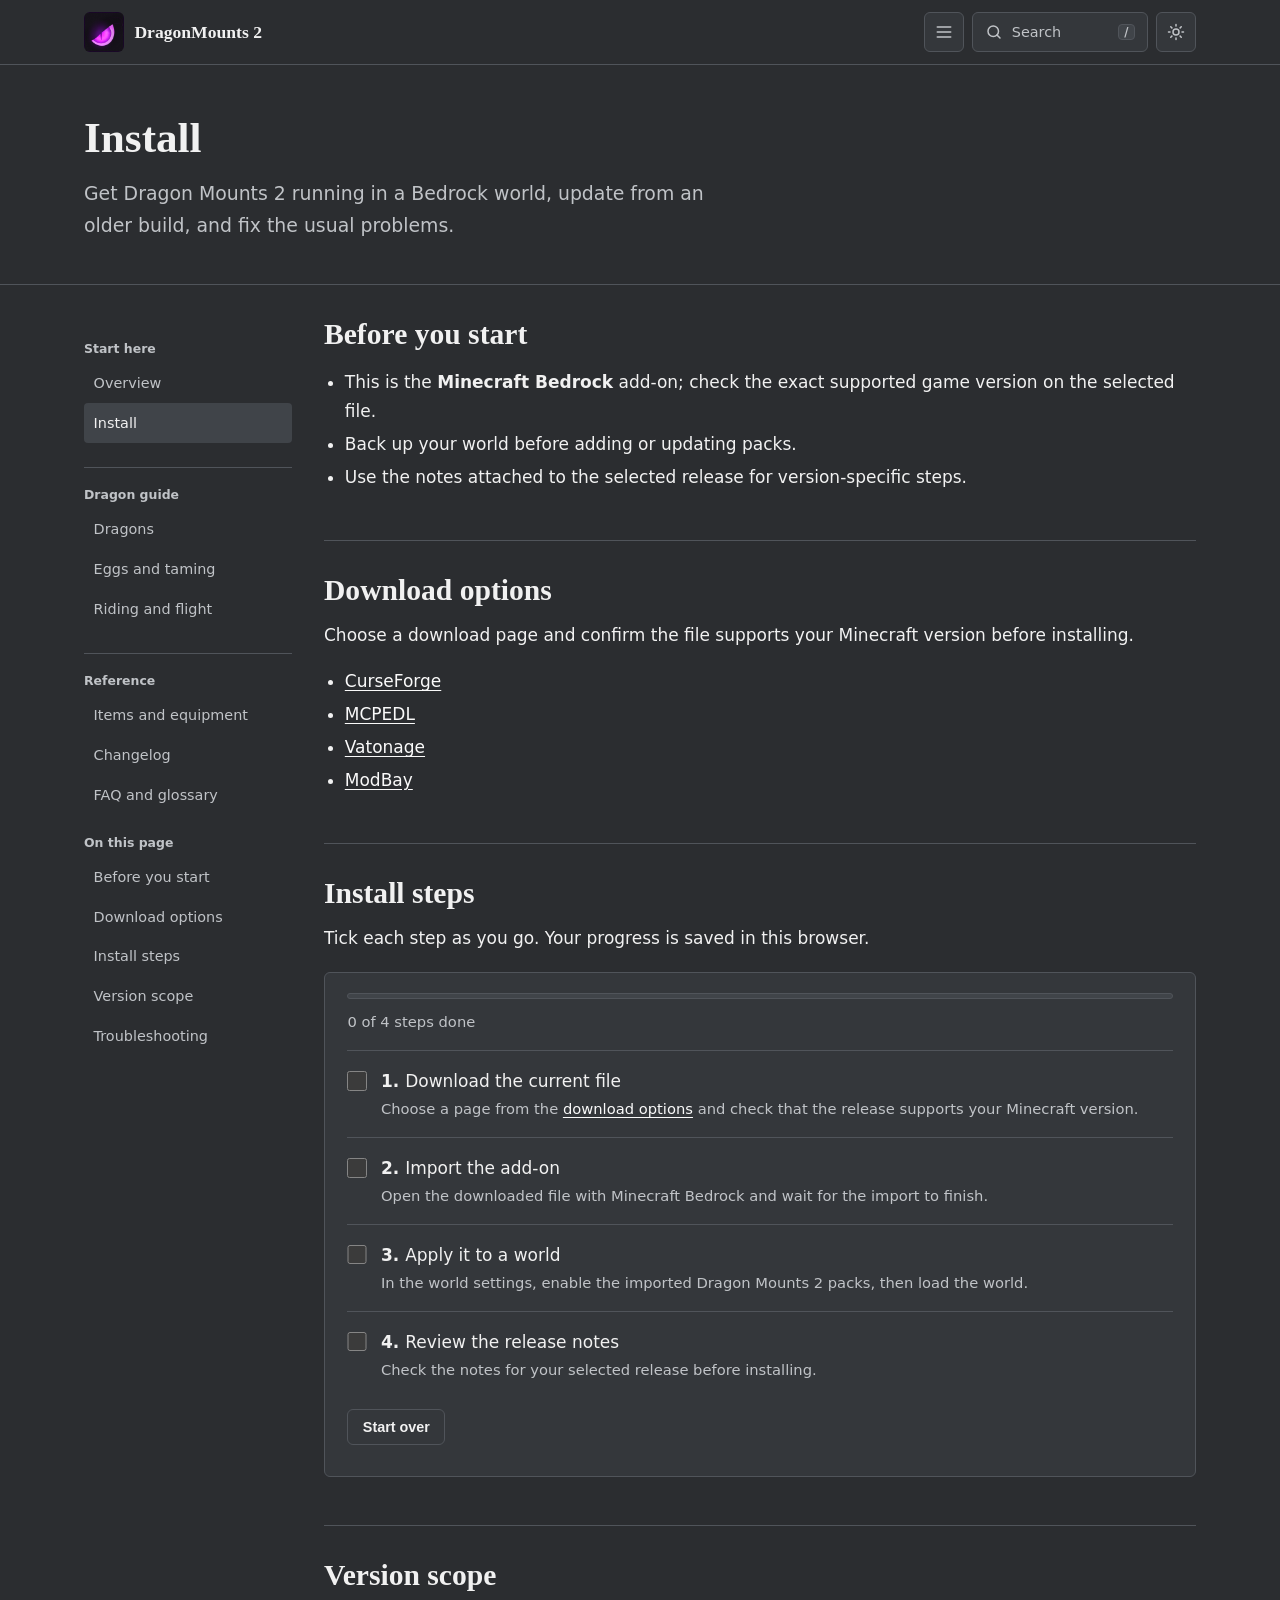
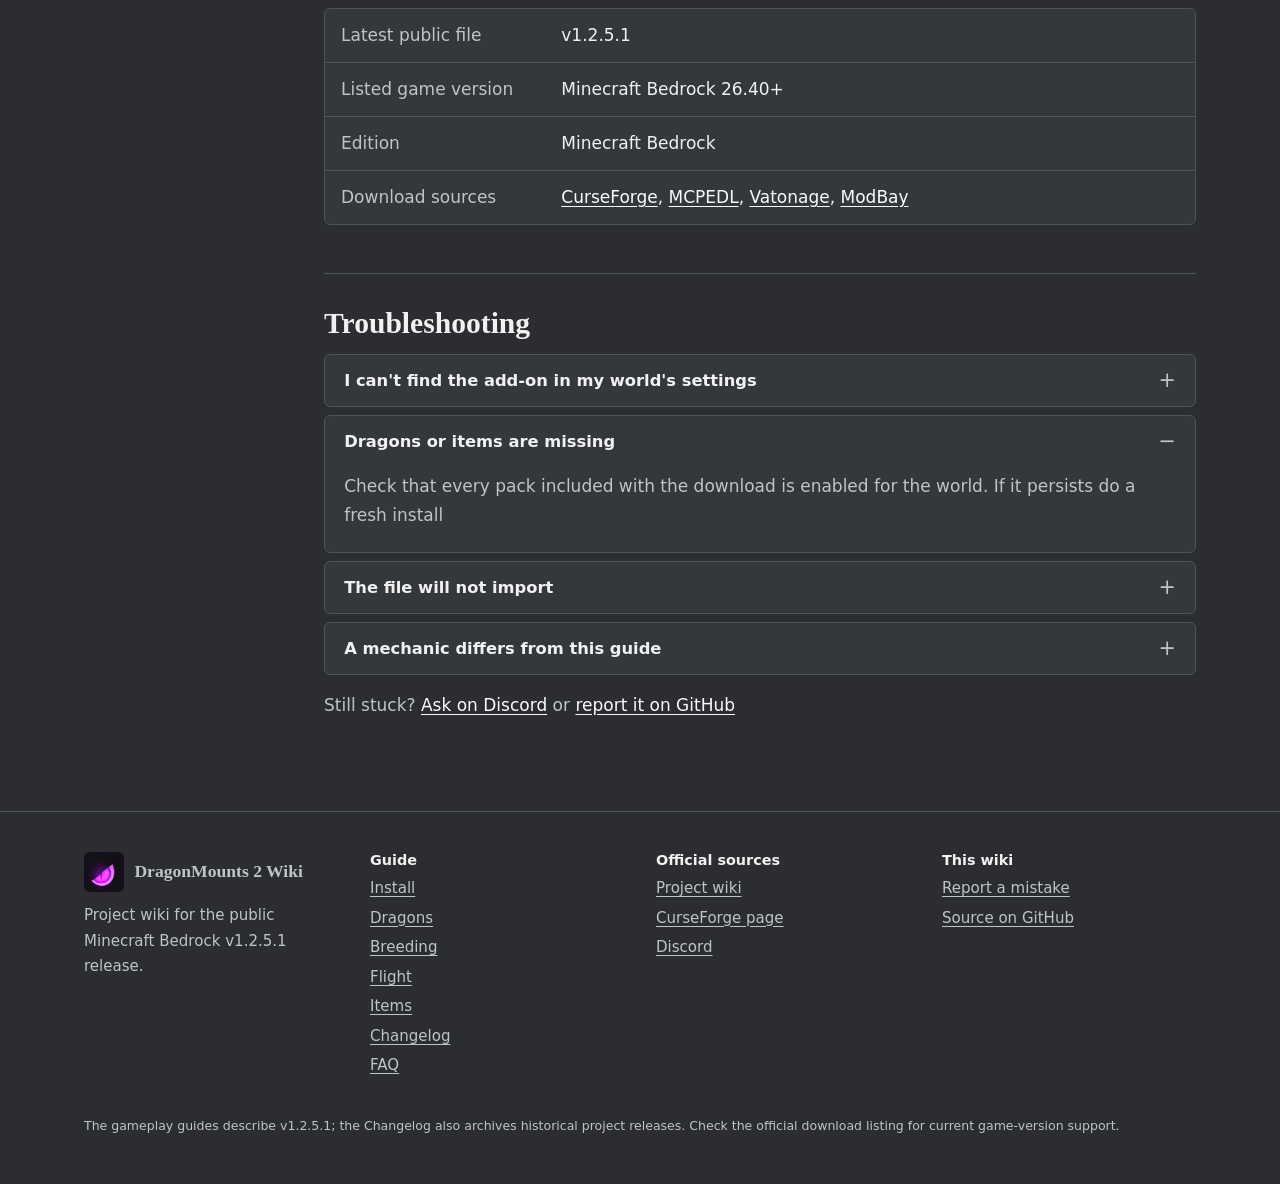
<file: install.html>
<!DOCTYPE html>
<html lang="en-GB" data-theme="dark" style="--wiki-accent-light: #000000; --wiki-accent-dark: #ffffff; --wiki-hero-light: #ffffff; --wiki-hero-dark: #222426;"><head>
<meta charset="utf-8">
<meta name="viewport" content="width=device-width, initial-scale=1, viewport-fit=cover">
<title>Install | DragonMounts 2 Wiki</title>
<meta name="description" content="Step-by-step install guide for the DragonMounts 2 Bedrock add-on, with update steps and troubleshooting.">
<meta name="theme-color" content="#21152d">
<link rel="icon" href="textures/pack_icon.png" type="image/png">

<script>try{var t=localStorage.getItem("dm2-theme");if(t==="dark"||t==="light")document.documentElement.setAttribute("data-theme",t)}catch(x){}</script>
<link rel="stylesheet" href="assets/style.css">
</head>
<body>
<a class="skip" href="#main">Skip to content</a>
<svg class="svg-sprite" width="0" height="0" aria-hidden="true"><defs>
<symbol id="head" viewBox="0 0 160 120"><path d="M58 40C44 28 28 22 10 24c14 6 26 16 34 30z"></path><path d="M80 38C70 22 56 12 40 8c12 10 20 24 24 38z"></path><path d="M28 90C20 66 34 44 62 40c22-4 50 4 78 22 10 6 8 16-2 18l-26 2c-6 12-22 16-36 12-14 8-30 4-48-4z"></path><path d="M30 92l-14 14 22-6zM46 98l-6 16 18-12z"></path><path d="M86 52c10-8 26-4 36 6-12 2-26 0-36-6z" class="dragon-eye-accent"></path><ellipse cx="104" cy="55" rx="2.6" ry="5.5" transform="rotate(-62 104 55)" class="dragon-eye-pupil"></ellipse><circle cx="138" cy="66" r="2" class="dragon-eye-accent"></circle><path d="M82 80l50-8" fill="none" stroke="var(--eyec,#fff)" stroke-width="2" stroke-linecap="round"></path></symbol>
<symbol id="i-core" viewBox="0 0 24 24"><circle cx="12" cy="12" r="8"></circle><path d="M12 7.5l3.5 4.5-3.5 4.5L8.5 12z"></path></symbol>
<symbol id="i-scepter" viewBox="0 0 24 24"><path d="M4 20l9-9"></path><path d="M17 3l4 4-4 4-4-4z"></path></symbol>
<symbol id="i-flute" viewBox="0 0 24 24"><path d="M3 17L17 3l4 4L7 21z"></path><path d="M9 15v.01M12 12v.01M15 9v.01"></path></symbol>
<symbol id="i-shears" viewBox="0 0 24 24"><circle cx="6" cy="6" r="2.5"></circle><circle cx="6" cy="18" r="2.5"></circle><path d="M8 7.5L21 17M8 16.5L21 7"></path></symbol>
<symbol id="i-chest" viewBox="0 0 24 24"><path d="M8 3L3 7l2 5 3-1v10h8V11l3 1 2-5-5-4c-1 2-2 3-4 3S9 5 8 3z"></path></symbol>
<symbol id="i-feather" viewBox="0 0 24 24"><path d="M20 4C10 4 5 9 5 15l-2 6M5 16c7 0 13-4 15-12-4 2-8 2-11 5"></path></symbol>
<symbol id="i-bone" viewBox="0 0 24 24"><path d="M8.5 15.5l7-7"></path><circle cx="6.5" cy="14.5" r="2.2"></circle><circle cx="9.5" cy="17.5" r="2.2"></circle><circle cx="14.5" cy="6.5" r="2.2"></circle><circle cx="17.5" cy="9.5" r="2.2"></circle></symbol>
<symbol id="i-scale" viewBox="0 0 24 24"><path d="M12 3c4 0 8 3 8 8 0 5-4 9-8 10-4-1-8-5-8-10 0-5 4-8 8-8z"></path><path d="M12 7v10"></path></symbol>
<symbol id="i-disc" viewBox="0 0 24 24"><circle cx="12" cy="12" r="9"></circle><circle cx="12" cy="12" r="2.5"></circle><path d="M12 5a7 7 0 0 1 7 7"></path></symbol>
<symbol id="i-egg" viewBox="0 0 24 24"><path d="M12 3c4 0 7 6 7 11 0 4-3 7-7 7s-7-3-7-7c0-5 3-11 7-11z"></path><path d="M7.5 14c3 1.5 6 1.5 9 0"></path></symbol>
<symbol id="i-wing" viewBox="0 0 24 24"><path d="M2 19C3 10 9 5 22 4c-1 4-3 6-6 7 2 0 3 0 5 0-2 4-6 6-10 6 1 0 2 0 3-1-4 0-8 1-12 3z"></path></symbol>
<symbol id="i-follow" viewBox="0 0 24 24"><circle cx="6" cy="12" r="2.5"></circle><circle cx="17" cy="12" r="2.5"></circle><path d="M9 12h5M12 9l3 3-3 3"></path></symbol>
</defs></svg>
<header class="site"><div class="wrap bar">
<a class="brand" href="index.html" aria-label="DragonMounts 2 Wiki, home"><img class="mark" src="textures/pack_icon.png" alt=""><span>DragonMounts 2</span></a>
<div class="tools">
<button class="ibtn menu-toggle" id="nav-toggle" type="button" aria-label="Open guide menu" aria-controls="nav-drawer" aria-expanded="false"><svg class="ico" viewBox="0 0 24 24" aria-hidden="true"><path d="M4 6h16M4 12h16M4 18h16"></path></svg></button>
<button class="sbtn" id="sbtn" type="button" aria-label="Search the wiki"><svg class="ico" viewBox="0 0 24 24" aria-hidden="true"><circle cx="11" cy="11" r="7"></circle><path d="M20 20l-4-4"></path></svg><span>Search</span><kbd>/</kbd></button>
<button class="ibtn" id="theme" type="button" aria-label="Switch to light mode" aria-pressed="true" title="Switch to light mode"><svg class="ico moon" viewBox="0 0 24 24" aria-hidden="true"><path d="M20 14.5A8 8 0 0 1 9.5 4a8 8 0 1 0 10.5 10.5z"></path></svg><svg class="ico sun" viewBox="0 0 24 24" aria-hidden="true"><circle cx="12" cy="12" r="4"></circle><path d="M12 2v2M12 20v2M2 12h2M20 12h2M5 5l1.5 1.5M17.5 17.5L19 19M5 19l1.5-1.5M17.5 6.5L19 5"></path></svg></button>
</div></div></header>
<dialog class="nav-drawer" id="nav-drawer" aria-labelledby="nav-title">
<div class="drawer-head"><b id="nav-title">Explore the wiki</b><button class="ibtn" id="nav-close" type="button" aria-label="Close guide menu"><svg class="ico" viewBox="0 0 24 24" aria-hidden="true"><path d="m6 6 12 12M18 6 6 18"></path></svg></button></div>
<nav aria-label="Guide pages"><section class="guide-group"><h2>Start here</h2><ul><li><a href="index.html">Overview</a></li><li><a href="install.html">Install</a></li></ul></section><section class="guide-group"><h2>Dragon guide</h2><ul><li><a href="dragons.html">Dragons</a></li><li><a href="breeding.html">Eggs and taming</a></li><li><a href="flight.html">Riding and flight</a></li></ul></section><section class="guide-group"><h2>Reference</h2><ul><li><a href="items.html">Items and equipment</a></li><li><a href="changelog.html">Changelog</a></li><li><a href="faq.html">FAQ and glossary</a></li></ul></section></nav>
<section class="drawer-section"><h2>On this page</h2><ul><li><a href="#before">Before you start</a></li><li><a href="#downloads">Download options</a></li><li><a href="#steps">Install steps</a></li><li><a href="#version">Version scope</a></li><li><a href="#troubleshooting">Troubleshooting</a></li></ul></section>
</dialog>
<main id="main" class="editor-editing">
<div class="phead"><div class="wrap"><h1>Install</h1><p class="lede">Get Dragon Mounts 2 running in a Bedrock world, update from an older build, and fix the usual problems.</p></div></div>
<div class="wrap layout has-sidebar">
<aside class="guide-sidebar"><nav aria-label="Wiki chapters"><section class="guide-group"><h2>Start here</h2><ul><li><a href="index.html">Overview</a></li><li><a href="install.html">Install</a></li></ul></section><section class="guide-group"><h2>Dragon guide</h2><ul><li><a href="dragons.html">Dragons</a></li><li><a href="breeding.html">Eggs and taming</a></li><li><a href="flight.html">Riding and flight</a></li></ul></section><section class="guide-group"><h2>Reference</h2><ul><li><a href="items.html">Items and equipment</a></li><li><a href="changelog.html">Changelog</a></li><li><a href="faq.html">FAQ and glossary</a></li></ul></section></nav><section class="guide-group"><h2>On this page</h2><ul><li><a href="#before">Before you start</a></li><li><a href="#downloads">Download options</a></li><li><a href="#steps">Install steps</a></li><li><a href="#version">Version scope</a></li><li><a href="#troubleshooting">Troubleshooting</a></li></ul></section></aside>
<article>

<h2 id="before" class=""><a class="anchor" href="#before" aria-label="Link to this section">#</a>Before you start</h2>
<ul class="">
<li>This is the <b>Minecraft Bedrock</b> add-on; check the exact supported game version on the selected file.</li>
<li>Back up your world before adding or updating packs.</li>
<li>Use the notes attached to the selected release for version-specific steps.</li>
</ul>
<h2 id="downloads" class=""><a class="anchor" href="#downloads" aria-label="Link to this section">#</a>Download options</h2>
<p class="">Choose a download page and confirm the file supports your Minecraft version before installing.</p>
<ul class="download-sources"><li><a href="https://www.curseforge.com/minecraft-bedrock/addons/dragon-mounts-2">CurseForge</a></li><li><a href="https://mcpedl.com/dragon-mounts-2/">MCPEDL</a></li><li><a href="https://vatonage.com/mods/dragon-mounts-2">Vatonage</a></li><li><a href="https://modbay.org/mods/4446-dragon-mounts-2.html">ModBay</a></li></ul>

<h2 id="steps"><a class="anchor" href="#steps" aria-label="Link to this section">#</a>Install steps</h2>
<p class="">Tick each step as you go. Your progress is saved in this browser.</p>
<div class="panel">
<div class="prog"><i id="pbar" style="width: 0%;"></i></div><p id="ptxt">0 of 4 steps done</p>
<ol class="steps"><li><label><input type="checkbox"><span>Download the current file<small>Choose a page from the <a href="#downloads">download options</a> and check that the release supports your Minecraft version.</small></span></label></li><li><label><input type="checkbox"><span>Import the add-on<small>Open the downloaded file with Minecraft Bedrock and wait for the import to finish.</small></span></label></li><li><label><input type="checkbox"><span>Apply it to a world<small>In the world settings, enable the imported Dragon Mounts 2 packs, then load the world.</small></span></label></li><li><label><input type="checkbox"><span>Review the release notes<small>Check the notes for your selected release before installing.</small></span></label></li></ol>
<p><button class="btn ghost sm" id="preset" type="button">Start over</button></p>
</div>

<h2 id="version" class=""><a class="anchor" href="#version" aria-label="Link to this section">#</a>Version scope</h2>
<dl class="facts">
<dt>Latest public file</dt><dd>v1.2.5.1</dd>
<dt>Listed game version</dt><dd>Minecraft Bedrock 26.40+</dd>
<dt>Edition</dt><dd>Minecraft Bedrock</dd>
<dt>Download sources</dt><dd><a href="https://www.curseforge.com/minecraft-bedrock/addons/dragon-mounts-2">CurseForge</a>, <a href="https://mcpedl.com/dragon-mounts-2/">MCPEDL</a>, <a href="https://vatonage.com/mods/dragon-mounts-2">Vatonage</a>, <a href="https://modbay.org/mods/4446-dragon-mounts-2.html">ModBay</a></dd>
</dl>

<h2 id="troubleshooting" class=""><a class="anchor" href="#troubleshooting" aria-label="Link to this section">#</a>Troubleshooting</h2>
<details class="q" id="t-i-can-t-find-the-add-on-in-my-world-s-settings"><summary>I can't find the add-on in my world's settings</summary><div class="body"><p class="">Confirm Minecraft finished importing the file, then check the world's Resource Packs and Behavior Packs lists. If that does not work, please retry or get in hold of the Developers on Discord or the supplied download links.</p></div></details><details class="q" id="t-dragons-or-items-are-missing" open=""><summary>Dragons or items are missing</summary><div class="body"><p class="">Check that every pack included with the download is enabled for the world. If it persists do a fresh install</p></div></details><details class="q" id="t-the-file-will-not-import"><summary>The file will not import</summary><div class="body"><p class="">Confirm your Minecraft version is supported by the selected <a href="https://www.curseforge.com/minecraft-bedrock/addons/dragon-mounts-2/files/all">release file</a>, then follow the official <a href="https://github.com/DragonMounts-Team/DragonMounts2-Bedrock/wiki">installation notes</a>.</p></div></details><details class="q" id="t-a-mechanic-differs-from-this-guide"><summary>A mechanic differs from this guide</summary><div class="body"><p class="">Check the notes attached to your exact <a href="https://www.curseforge.com/minecraft-bedrock/addons/dragon-mounts-2/files/all">release file</a>, then report the difference, if the features behaves as intended but the wiki has give false information or old information please contact us on Github or Discord.</p></div></details>
<p class="mute troubleshooting-note">Still stuck? <span data-link="discord"><a href="https://discord.gg/Ewm8aTTJ3K">Ask on Discord</a></span><span data-link="issues"> or <a href="https://github.com/Grummboy2/TestWiki/issues/new">report it on GitHub</a></span></p>

</article>
</div>
</main>
<footer class="foot"><div class="wrap">
<div class="footgrid">
<div><a class="brand" href="index.html"><img class="mark" src="textures/pack_icon.png" alt=""><span>DragonMounts 2 Wiki</span></a><p>Project wiki for the public Minecraft Bedrock v1.2.5.1 release.</p></div>
<div><h4>Guide</h4><ul><li><a href="install.html">Install</a></li><li><a href="dragons.html">Dragons</a></li><li><a href="breeding.html">Breeding</a></li><li><a href="flight.html">Flight</a></li><li><a href="items.html">Items</a></li><li><a href="changelog.html">Changelog</a></li><li><a href="faq.html">FAQ</a></li></ul></div>
<div><h4>Official sources</h4><ul>
<li><a href="https://github.com/DragonMounts-Team/DragonMounts2-Bedrock/wiki">Project wiki</a></li>
<li data-link="curseforge"><a href="https://www.curseforge.com/minecraft-bedrock/addons/dragon-mounts-2/files/all">CurseForge page</a></li>
<li data-link="discord"><a href="https://discord.gg/Ewm8aTTJ3K">Discord</a></li></ul></div>
<div><h4>This wiki</h4><ul>
<li data-link="issues"><a href="https://github.com/Grummboy2/TestWiki/issues/new">Report a mistake</a></li>
<li data-link="repo"><a href="https://github.com/Grummboy2/TestWiki">Source on GitHub</a></li></ul></div>
</div>
<small>The gameplay guides describe v1.2.5.1; the Changelog also archives historical project releases. Check the official download listing for current game-version support.</small>
</div></footer>
<div id="sx" hidden=""><div class="sbox" role="dialog" aria-modal="true" aria-label="Search the wiki"><input id="sq" type="search" placeholder="Search dragons, eggs, taming, riding, equipment" aria-label="Search the wiki" autocomplete="off"><div id="sres"></div><div class="sfoot">Arrow keys to move, Enter to open, Esc to close</div></div></div>
<script src="assets/config.js"></script>
<script src="assets/data.js"></script>
<script src="assets/app.js"></script>


</body></html>
</file>
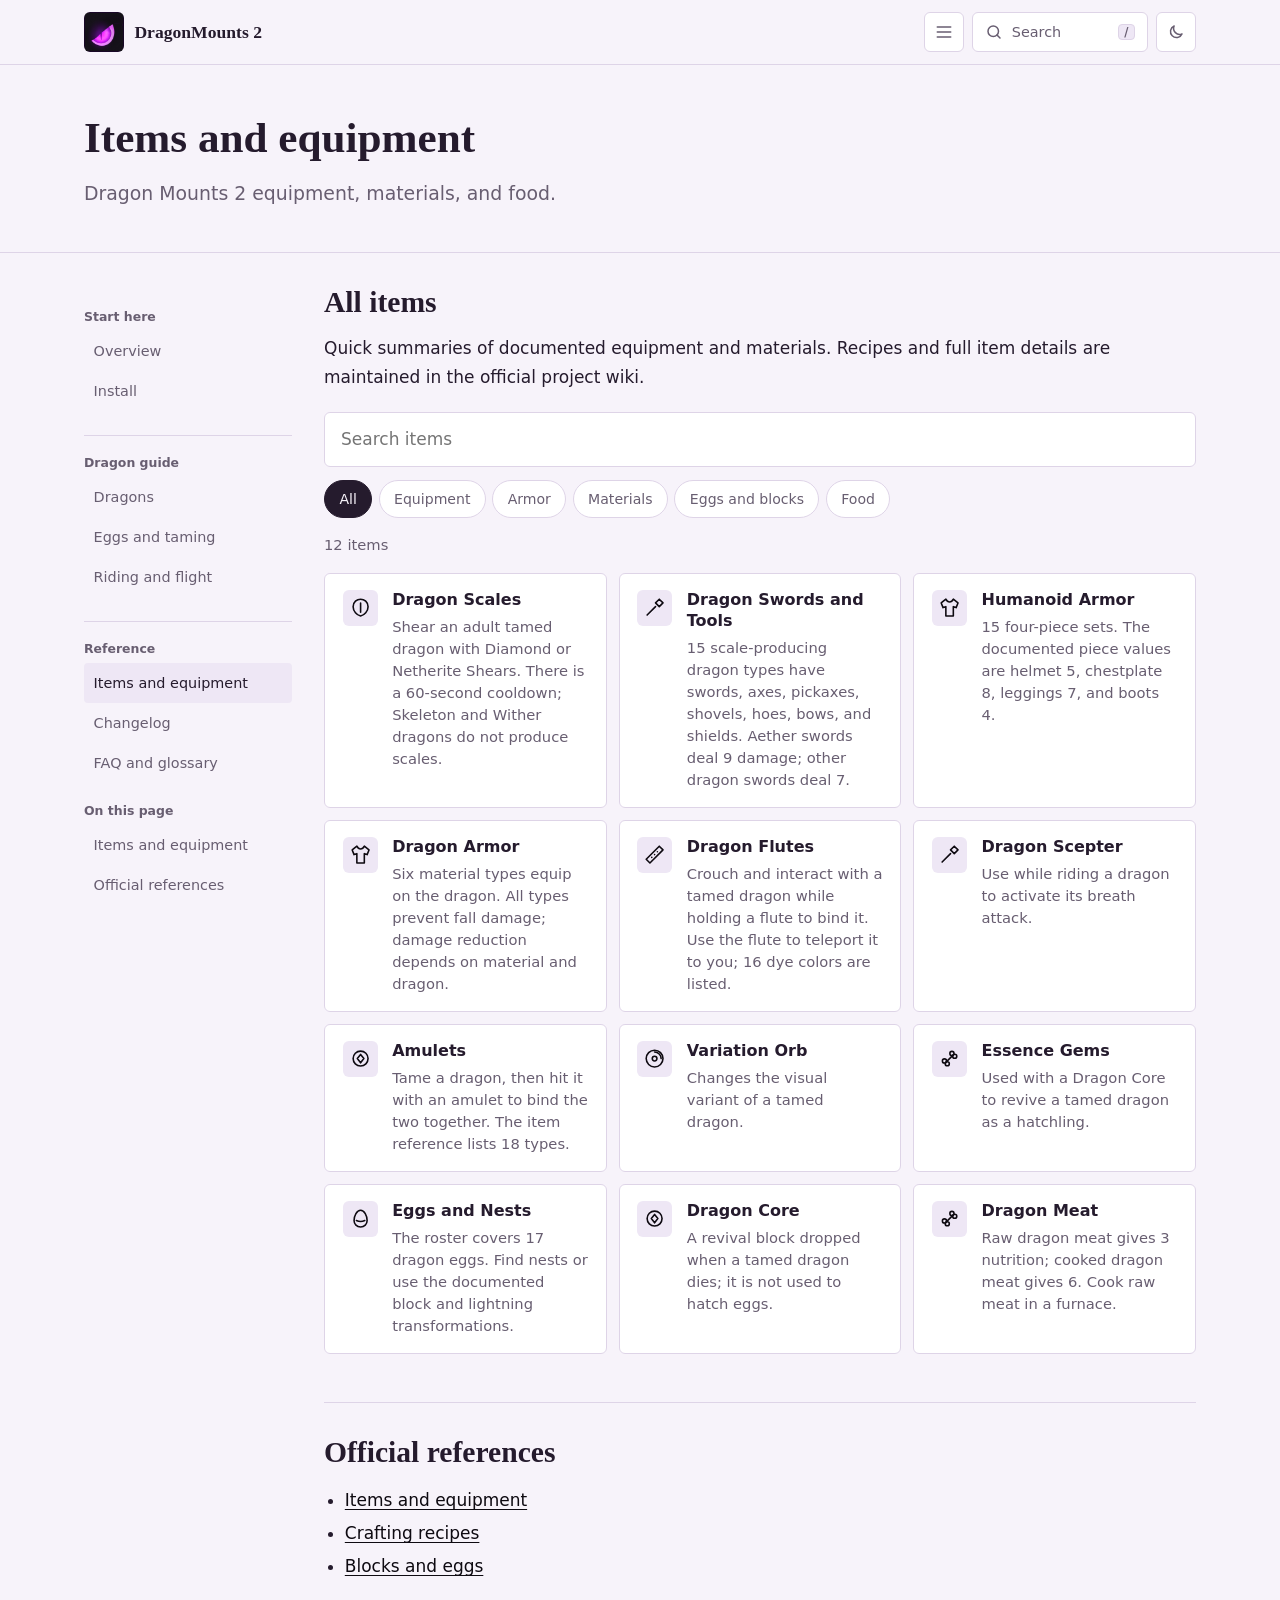
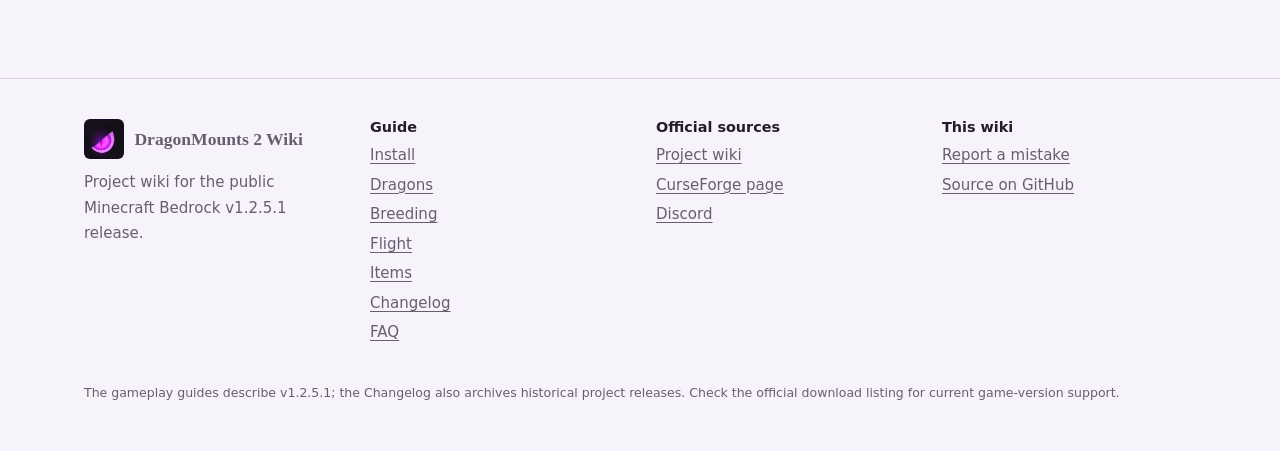
<file: items.html>
<!DOCTYPE html>
<html lang="en-GB">
<head>
<meta charset="utf-8">
<meta name="viewport" content="width=device-width, initial-scale=1, viewport-fit=cover">
<title>Items and equipment | DragonMounts 2 Wiki</title>
<meta name="description" content="Documented items for Dragon Mounts 2 v1.2.5.1, with direct links to official equipment and recipe guides.">
<meta name="theme-color" content="#21152d">
<link rel="icon" href="textures/pack_icon.png" type="image/png">

<script>try{var t=localStorage.getItem("dm2-theme");if(t==="dark"||t==="light")document.documentElement.setAttribute("data-theme",t)}catch(x){}</script>
<link rel="stylesheet" href="assets/style.css">
</head>
<body>
<a class="skip" href="#main">Skip to content</a>
<svg class="svg-sprite" width="0" height="0" aria-hidden="true"><defs>
<symbol id="head" viewBox="0 0 160 120"><path d="M58 40C44 28 28 22 10 24c14 6 26 16 34 30z"/><path d="M80 38C70 22 56 12 40 8c12 10 20 24 24 38z"/><path d="M28 90C20 66 34 44 62 40c22-4 50 4 78 22 10 6 8 16-2 18l-26 2c-6 12-22 16-36 12-14 8-30 4-48-4z"/><path d="M30 92l-14 14 22-6zM46 98l-6 16 18-12z"/><path d="M86 52c10-8 26-4 36 6-12 2-26 0-36-6z" class="dragon-eye-accent"/><ellipse cx="104" cy="55" rx="2.6" ry="5.5" transform="rotate(-62 104 55)" class="dragon-eye-pupil"/><circle cx="138" cy="66" r="2" class="dragon-eye-accent"/><path d="M82 80l50-8" fill="none" stroke="var(--eyec,#fff)" stroke-width="2" stroke-linecap="round"/></symbol>
<symbol id="i-core" viewBox="0 0 24 24"><circle cx="12" cy="12" r="8"/><path d="M12 7.5l3.5 4.5-3.5 4.5L8.5 12z"/></symbol>
<symbol id="i-scepter" viewBox="0 0 24 24"><path d="M4 20l9-9"/><path d="M17 3l4 4-4 4-4-4z"/></symbol>
<symbol id="i-flute" viewBox="0 0 24 24"><path d="M3 17L17 3l4 4L7 21z"/><path d="M9 15v.01M12 12v.01M15 9v.01"/></symbol>
<symbol id="i-shears" viewBox="0 0 24 24"><circle cx="6" cy="6" r="2.5"/><circle cx="6" cy="18" r="2.5"/><path d="M8 7.5L21 17M8 16.5L21 7"/></symbol>
<symbol id="i-chest" viewBox="0 0 24 24"><path d="M8 3L3 7l2 5 3-1v10h8V11l3 1 2-5-5-4c-1 2-2 3-4 3S9 5 8 3z"/></symbol>
<symbol id="i-feather" viewBox="0 0 24 24"><path d="M20 4C10 4 5 9 5 15l-2 6M5 16c7 0 13-4 15-12-4 2-8 2-11 5"/></symbol>
<symbol id="i-bone" viewBox="0 0 24 24"><path d="M8.5 15.5l7-7"/><circle cx="6.5" cy="14.5" r="2.2"/><circle cx="9.5" cy="17.5" r="2.2"/><circle cx="14.5" cy="6.5" r="2.2"/><circle cx="17.5" cy="9.5" r="2.2"/></symbol>
<symbol id="i-scale" viewBox="0 0 24 24"><path d="M12 3c4 0 8 3 8 8 0 5-4 9-8 10-4-1-8-5-8-10 0-5 4-8 8-8z"/><path d="M12 7v10"/></symbol>
<symbol id="i-disc" viewBox="0 0 24 24"><circle cx="12" cy="12" r="9"/><circle cx="12" cy="12" r="2.5"/><path d="M12 5a7 7 0 0 1 7 7"/></symbol>
<symbol id="i-egg" viewBox="0 0 24 24"><path d="M12 3c4 0 7 6 7 11 0 4-3 7-7 7s-7-3-7-7c0-5 3-11 7-11z"/><path d="M7.5 14c3 1.5 6 1.5 9 0"/></symbol>
<symbol id="i-wing" viewBox="0 0 24 24"><path d="M2 19C3 10 9 5 22 4c-1 4-3 6-6 7 2 0 3 0 5 0-2 4-6 6-10 6 1 0 2 0 3-1-4 0-8 1-12 3z"/></symbol>
<symbol id="i-follow" viewBox="0 0 24 24"><circle cx="6" cy="12" r="2.5"/><circle cx="17" cy="12" r="2.5"/><path d="M9 12h5M12 9l3 3-3 3"/></symbol>
</defs></svg>
<header class="site"><div class="wrap bar">
<a class="brand" href="index.html" aria-label="DragonMounts 2 Wiki, home"><img class="mark" src="textures/pack_icon.png" alt=""><span>DragonMounts 2</span></a>
<div class="tools">
<button class="ibtn menu-toggle" id="nav-toggle" type="button" aria-label="Open guide menu" aria-controls="nav-drawer" aria-expanded="false"><svg class="ico" viewBox="0 0 24 24" aria-hidden="true"><path d="M4 6h16M4 12h16M4 18h16"/></svg></button>
<button class="sbtn" id="sbtn" type="button" aria-label="Search the wiki"><svg class="ico" viewBox="0 0 24 24" aria-hidden="true"><circle cx="11" cy="11" r="7"/><path d="M20 20l-4-4"/></svg><span>Search</span><kbd>/</kbd></button>
<button class="ibtn" id="theme" type="button" aria-label="Switch between light and dark mode"><svg class="ico moon" viewBox="0 0 24 24" aria-hidden="true"><path d="M20 14.5A8 8 0 0 1 9.5 4a8 8 0 1 0 10.5 10.5z"/></svg><svg class="ico sun" viewBox="0 0 24 24" aria-hidden="true"><circle cx="12" cy="12" r="4"/><path d="M12 2v2M12 20v2M2 12h2M20 12h2M5 5l1.5 1.5M17.5 17.5L19 19M5 19l1.5-1.5M17.5 6.5L19 5"/></svg></button>
</div></div></header>
<dialog class="nav-drawer" id="nav-drawer" aria-labelledby="nav-title">
<div class="drawer-head"><b id="nav-title">Explore the wiki</b><button class="ibtn" id="nav-close" type="button" aria-label="Close guide menu"><svg class="ico" viewBox="0 0 24 24" aria-hidden="true"><path d="m6 6 12 12M18 6 6 18"/></svg></button></div>
<nav aria-label="Guide pages"><section class="guide-group"><h2>Start here</h2><ul><li><a href="index.html">Overview</a></li><li><a href="install.html">Install</a></li></ul></section><section class="guide-group"><h2>Dragon guide</h2><ul><li><a href="dragons.html">Dragons</a></li><li><a href="breeding.html">Eggs and taming</a></li><li><a href="flight.html">Riding and flight</a></li></ul></section><section class="guide-group"><h2>Reference</h2><ul><li><a href="items.html" aria-current="page">Items and equipment</a></li><li><a href="changelog.html">Changelog</a></li><li><a href="faq.html">FAQ and glossary</a></li></ul></section></nav>
<section class="drawer-section"><h2>On this page</h2><ul><li><a href="#all">Items and equipment</a></li><li><a href="#sources">Official references</a></li></ul></section>
</dialog>
<main id="main">
<div class="phead"><div class="wrap"><h1>Items and equipment</h1><p class="lede">Dragon Mounts 2 equipment, materials, and food.</p></div></div>
<div class="wrap layout has-sidebar">
<aside class="guide-sidebar"><nav aria-label="Wiki chapters"><section class="guide-group"><h2>Start here</h2><ul><li><a href="index.html">Overview</a></li><li><a href="install.html">Install</a></li></ul></section><section class="guide-group"><h2>Dragon guide</h2><ul><li><a href="dragons.html">Dragons</a></li><li><a href="breeding.html">Eggs and taming</a></li><li><a href="flight.html">Riding and flight</a></li></ul></section><section class="guide-group"><h2>Reference</h2><ul><li><a href="items.html" aria-current="page">Items and equipment</a></li><li><a href="changelog.html">Changelog</a></li><li><a href="faq.html">FAQ and glossary</a></li></ul></section></nav><section class="guide-group"><h2>On this page</h2><ul><li><a href="#all">Items and equipment</a></li><li><a href="#sources">Official references</a></li></ul></section></aside>
<article>

<h2 id="all"><a class="anchor" href="#all" aria-label="Link to this section">#</a>All items</h2>
<p>Quick summaries of documented equipment and materials. Recipes and full item details are maintained in the official project wiki.</p>
<div class="finder"><input id="iq" type="search" placeholder="Search items" aria-label="Search items"></div>
<div class="chipset" id="igroups" role="group" aria-label="Filter by type"><button type="button" data-group="all" aria-pressed="true">All</button><button type="button" data-group="Equipment" aria-pressed="false">Equipment</button><button type="button" data-group="Armor" aria-pressed="false">Armor</button><button type="button" data-group="Materials" aria-pressed="false">Materials</button><button type="button" data-group="Eggs and blocks" aria-pressed="false">Eggs and blocks</button><button type="button" data-group="Food" aria-pressed="false">Food</button></div>
<p class="count" id="icount" aria-live="polite"></p>
<ul class="items wide" id="itemlist"><li class="item" id="dragon-scales" data-group="Materials"><svg viewBox="0 0 24 24" aria-hidden="true"><use href="#i-scale"/></svg><div><b>Dragon Scales</b><p>Shear an adult tamed dragon with Diamond or Netherite Shears. There is a 60-second cooldown; Skeleton and Wither dragons do not produce scales.</p></div></li><li class="item" id="dragon-swords-and-tools" data-group="Equipment"><svg viewBox="0 0 24 24" aria-hidden="true"><use href="#i-scepter"/></svg><div><b>Dragon Swords and Tools</b><p>15 scale-producing dragon types have swords, axes, pickaxes, shovels, hoes, bows, and shields. Aether swords deal 9 damage; other dragon swords deal 7.</p></div></li><li class="item" id="humanoid-armor" data-group="Armor"><svg viewBox="0 0 24 24" aria-hidden="true"><use href="#i-chest"/></svg><div><b>Humanoid Armor</b><p>15 four-piece sets. The documented piece values are helmet 5, chestplate 8, leggings 7, and boots 4.</p></div></li><li class="item" id="dragon-armor" data-group="Armor"><svg viewBox="0 0 24 24" aria-hidden="true"><use href="#i-chest"/></svg><div><b>Dragon Armor</b><p>Six material types equip on the dragon. All types prevent fall damage; damage reduction depends on material and dragon.</p></div></li><li class="item" id="dragon-flutes" data-group="Equipment"><svg viewBox="0 0 24 24" aria-hidden="true"><use href="#i-flute"/></svg><div><b>Dragon Flutes</b><p>Crouch and interact with a tamed dragon while holding a flute to bind it. Use the flute to teleport it to you; 16 dye colors are listed.</p></div></li><li class="item" id="dragon-scepter" data-group="Equipment"><svg viewBox="0 0 24 24" aria-hidden="true"><use href="#i-scepter"/></svg><div><b>Dragon Scepter</b><p>Use while riding a dragon to activate its breath attack.</p></div></li><li class="item" id="amulets" data-group="Equipment"><svg viewBox="0 0 24 24" aria-hidden="true"><use href="#i-core"/></svg><div><b>Amulets</b><p>Tame a dragon, then hit it with an amulet to bind the two together. The item reference lists 18 types.</p></div></li><li class="item" id="variation-orb" data-group="Equipment"><svg viewBox="0 0 24 24" aria-hidden="true"><use href="#i-disc"/></svg><div><b>Variation Orb</b><p>Changes the visual variant of a tamed dragon.</p></div></li><li class="item" id="essence-gems" data-group="Materials"><svg viewBox="0 0 24 24" aria-hidden="true"><use href="#i-bone"/></svg><div><b>Essence Gems</b><p>Used with a Dragon Core to revive a tamed dragon as a hatchling.</p></div></li><li class="item" id="eggs-and-nests" data-group="Eggs and blocks"><svg viewBox="0 0 24 24" aria-hidden="true"><use href="#i-egg"/></svg><div><b>Eggs and Nests</b><p>The roster covers 17 dragon eggs. Find nests or use the documented block and lightning transformations.</p></div></li><li class="item" id="dragon-core" data-group="Eggs and blocks"><svg viewBox="0 0 24 24" aria-hidden="true"><use href="#i-core"/></svg><div><b>Dragon Core</b><p>A revival block dropped when a tamed dragon dies; it is not used to hatch eggs.</p></div></li><li class="item" id="dragon-meat" data-group="Food"><svg viewBox="0 0 24 24" aria-hidden="true"><use href="#i-bone"/></svg><div><b>Dragon Meat</b><p>Raw dragon meat gives 3 nutrition; cooked dragon meat gives 6. Cook raw meat in a furnace.</p></div></li></ul>
<div class="empty" id="iempty" hidden>No items match. Clear the search or choose All.</div>

<h2 id="sources"><a class="anchor" href="#sources" aria-label="Link to this section">#</a>Official references</h2>
<ul><li><a href="https://github.com/DragonMounts-Team/DragonMounts2-Bedrock/wiki/Items">Items and equipment</a></li><li><a href="https://github.com/DragonMounts-Team/DragonMounts2-Bedrock/wiki/Recipes">Crafting recipes</a></li><li><a href="https://github.com/DragonMounts-Team/DragonMounts2-Bedrock/wiki/Blocks">Blocks and eggs</a></li></ul>

</article>
</div>
</main>
<footer class="foot"><div class="wrap">
<div class="footgrid">
<div><a class="brand" href="index.html"><img class="mark" src="textures/pack_icon.png" alt=""><span>DragonMounts 2 Wiki</span></a><p>Project wiki for the public Minecraft Bedrock v1.2.5.1 release.</p></div>
<div><h4>Guide</h4><ul><li><a href="install.html">Install</a></li><li><a href="dragons.html">Dragons</a></li><li><a href="breeding.html">Breeding</a></li><li><a href="flight.html">Flight</a></li><li><a href="items.html">Items</a></li><li><a href="changelog.html">Changelog</a></li><li><a href="faq.html">FAQ</a></li></ul></div>
<div><h4>Official sources</h4><ul>
<li><a href="https://github.com/DragonMounts-Team/DragonMounts2-Bedrock/wiki">Project wiki</a></li>
<li data-link="curseforge" hidden><a href="#">CurseForge page</a></li>
<li data-link="discord" hidden><a href="#">Discord</a></li></ul></div>
<div><h4>This wiki</h4><ul>
<li data-link="issues" hidden><a href="#">Report a mistake</a></li>
<li data-link="repo" hidden><a href="#">Source on GitHub</a></li></ul></div>
</div>
<small>The gameplay guides describe v1.2.5.1; the Changelog also archives historical project releases. Check the official download listing for current game-version support.</small>
</div></footer>
<div id="sx" hidden><div class="sbox" role="dialog" aria-modal="true" aria-label="Search the wiki"><input id="sq" type="search" placeholder="Search dragons, eggs, taming, riding, equipment" aria-label="Search the wiki" autocomplete="off"><div id="sres"></div><div class="sfoot">Arrow keys to move, Enter to open, Esc to close</div></div></div>
<script src="assets/config.js"></script>
<script src="assets/data.js"></script>
<script src="assets/app.js"></script>
</body>
</html>
</file>
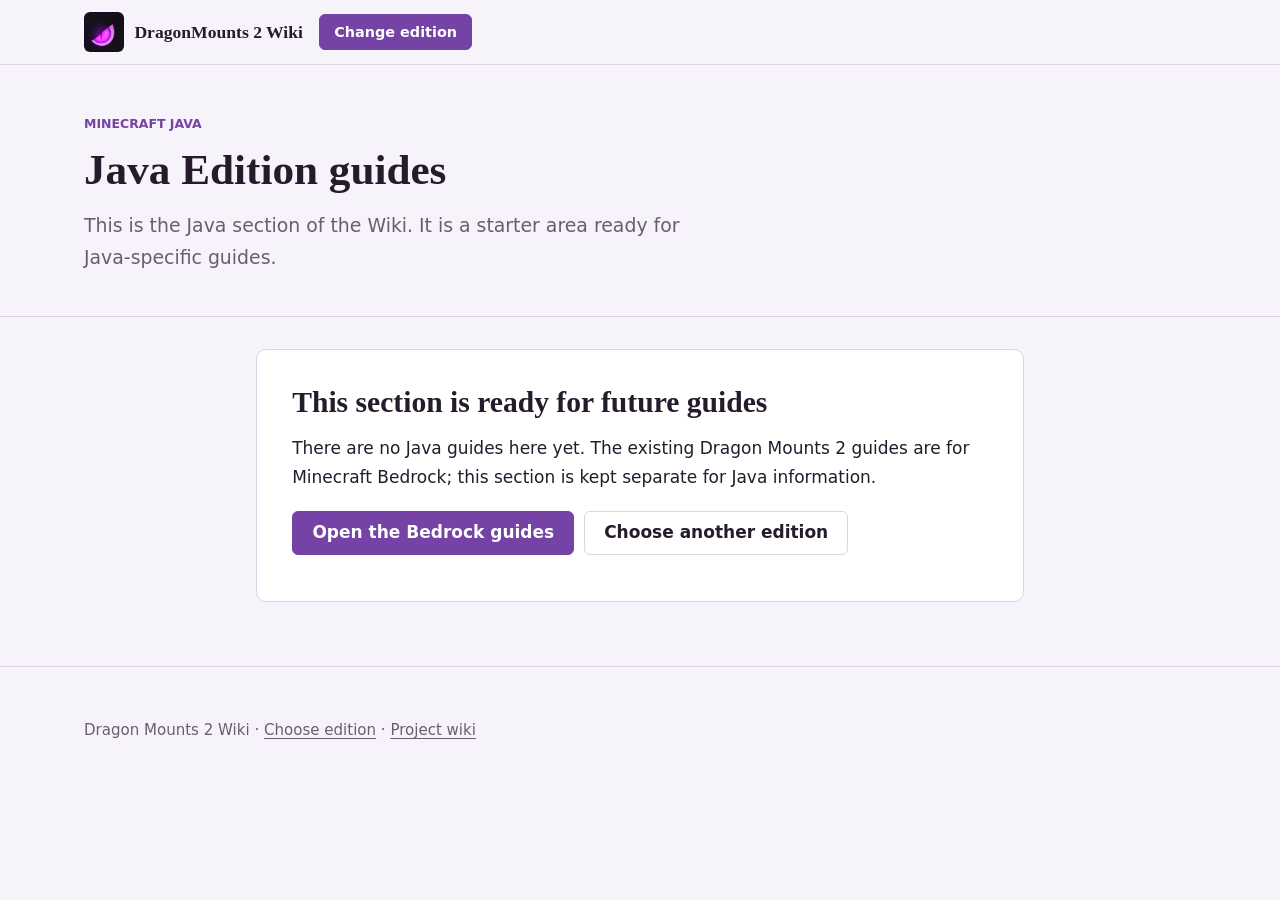
<file: java.html>
<!doctype html>
<html lang="en-GB">
<head>
<meta charset="utf-8">
<meta name="viewport" content="width=device-width, initial-scale=1, viewport-fit=cover">
<title>Minecraft Java | DragonMounts 2 Wiki</title>
<meta name="description" content="The Java edition section of the DragonMounts 2 Wiki, ready for future Java-specific guides.">
<meta name="theme-color" content="#21152d">
<link rel="icon" href="textures/pack_icon.png" type="image/png">
<script>try{var t=localStorage.getItem("dm2-theme");if(t==="dark"||t==="light")document.documentElement.setAttribute("data-theme",t)}catch(x){}</script>
<link rel="stylesheet" href="assets/style.css">
</head>
<body>
<a class="skip" href="#main">Skip to content</a>
<header class="site">
  <div class="wrap bar">
    <a class="brand" href="index.html?choose=1"><img class="mark" src="textures/pack_icon.png" alt=""><span>DragonMounts 2 Wiki</span></a>
    <a class="btn sm" href="index.html?choose=1">Change edition</a>
  </div>
</header>
<main id="main">
  <div class="phead"><div class="wrap"><p class="eyebrow">MINECRAFT JAVA</p><h1>Java Edition guides</h1><p class="lede">This is the Java section of the Wiki. It is a starter area ready for Java-specific guides.</p></div></div>
  <section class="wrap java-empty" aria-labelledby="java-empty-title">
    <h2 id="java-empty-title">This section is ready for future guides</h2>
    <p>There are no Java guides here yet. The existing Dragon Mounts 2 guides are for Minecraft Bedrock; this section is kept separate for Java information.</p>
    <p class="cta"><a class="btn" href="index.html?edition=bedrock">Open the Bedrock guides</a><a class="btn ghost" href="index.html?choose=1">Choose another edition</a></p>
  </section>
</main>
<footer class="foot"><div class="wrap"><p>Dragon Mounts 2 Wiki · <a href="index.html?choose=1">Choose edition</a> · <a href="https://github.com/DragonMounts-Team/DragonMounts2-Bedrock/wiki">Project wiki</a></p></div></footer>
<script>
try { localStorage.setItem("dm2-edition", "java"); } catch (error) {}
</script>
</body>
</html>
</file>
<file: assets/style.css>
/* DragonMounts 2 Wiki: shared styles. No external fonts or libraries. */
:root{
  --bg:#f7f3fa;--panel:#fff;--soft:#eee7f5;--fg:#251b2d;--mute:#685e71;--line:#ded4e7;
  --a:var(--wiki-accent-light,#7543a5);--on-a:#fff;--at:color-mix(in srgb,var(--a) 62%,var(--fg));
  --hero:var(--wiki-hero-light,#fff);
  --serif:"Iowan Old Style","Palatino Linotype",Palatino,"Book Antiqua",Georgia,serif;
  --sans:ui-sans-serif,system-ui,-apple-system,"Segoe UI",Roboto,"Helvetica Neue",Arial,sans-serif;
  --r:6px;--hh:64px;color-scheme:light;
}
@media (prefers-color-scheme:dark){:root:not([data-theme]){--bg:#2b2d30;--panel:#34373b;--soft:#404449;--fg:#f1f1f1;--mute:#c0c3c7;--line:#50545a;--a:var(--wiki-accent-dark,#c393ed);--on-a:#23172b;--hero:var(--wiki-hero-dark,#222426);color-scheme:dark}}
:root[data-theme="light"]{color-scheme:light}
:root[data-theme="dark"]{--bg:#2b2d30;--panel:#34373b;--soft:#404449;--fg:#f1f1f1;--mute:#c0c3c7;--line:#50545a;--a:var(--wiki-accent-dark,#c393ed);--on-a:#23172b;--hero:var(--wiki-hero-dark,#222426);color-scheme:dark}

*,*::before,*::after{box-sizing:border-box}
html{scroll-behavior:smooth;scroll-padding-top:calc(var(--hh) + 1.25rem);-webkit-text-size-adjust:100%}
body{margin:0;background:var(--bg);color:var(--fg);font:400 1.0625rem/1.7 var(--sans);-webkit-font-smoothing:antialiased}
[hidden]{display:none!important}
.theme-transitioning,.theme-transitioning *,.theme-transitioning *::before,.theme-transitioning *::after{transition:background-color .32s ease,color .32s ease,border-color .32s ease,box-shadow .32s ease}
a{color:var(--at);text-underline-offset:.18em}
a:hover{color:var(--fg)}
:focus-visible{outline:2px solid var(--a);outline-offset:3px;border-radius:3px}
h1,h2,h3{font-family:var(--serif);margin:0;line-height:1.15;letter-spacing:0}
h2,h3{position:relative}
h2{font-size:1.85rem;font-weight:700;margin:3rem 0 .9rem;padding-top:2rem;border-top:1px solid var(--line)}
h2:first-child{margin-top:0;padding-top:0;border-top:0}
h3{font-size:1.3rem;font-weight:700;margin:2rem 0 .5rem}
p{margin:.7rem 0}
ul,ol{padding-left:1.3rem}
li{margin:.25rem 0}
.wrap{width:100%;max-width:72rem;margin:0 auto;padding-inline:max(1.25rem,env(safe-area-inset-left)) max(1.25rem,env(safe-area-inset-right))}
.skip{position:absolute;left:-999px;top:0;z-index:100;background:var(--a);color:var(--on-a);padding:.7rem 1rem;border-radius:0 0 var(--r) 0;font-weight:600}
.skip:focus{left:0}
.svg-sprite{position:absolute}
.dragon-eye-accent{fill:var(--eyec,#fff)}
.dragon-eye-pupil{fill:#05090d}
.anchor{position:absolute;left:-1.2em;width:1em;color:var(--mute);text-decoration:none;opacity:0;font-family:var(--sans);font-weight:400;font-size:.8em;transition:opacity .15s}
h2:hover .anchor,h3:hover .anchor,.anchor:focus-visible{opacity:1}
mark{background:var(--a);color:var(--on-a);border-radius:3px;padding:0 2px}
.mute{color:var(--mute)}
.nd{color:var(--mute);font-style:italic}

/* ---------- site header ---------- */
.site{position:sticky;top:0;z-index:30;padding-top:env(safe-area-inset-top,0px);background:var(--bg);border-bottom:1px solid var(--line)}
.bar{display:flex;align-items:center;gap:.5rem 1rem;flex-wrap:wrap;min-height:var(--hh)}
.brand{display:flex;align-items:center;gap:.65rem;text-decoration:none;color:var(--fg);font:700 1.1rem var(--serif);flex:none}
.mark{width:40px;height:40px;border-radius:6px;object-fit:cover;flex:none}
.tools{display:flex;align-items:center;gap:.5rem;margin-left:auto}
.menu-toggle svg{width:20px;height:20px}
.nav-drawer{position:fixed;inset:0 0 0 auto;margin:0 0 0 auto;width:min(23rem,calc(100vw - 1rem));height:100%;max-height:100dvh;border:0;border-left:1px solid var(--line);padding:1.25rem;background:var(--panel);color:var(--fg);box-shadow:-1rem 0 3rem rgba(0,0,0,.24);overflow-y:auto}
@keyframes drawer-enter{from{opacity:.75;transform:translateX(1rem)}to{opacity:1;transform:translateX(0)}}
.nav-drawer[open]{animation:drawer-enter .22s ease-out both}
.nav-drawer::backdrop{background:rgba(0,0,0,.58)}
.drawer-head{display:flex;align-items:center;justify-content:space-between;gap:1rem;padding-bottom:1rem;border-bottom:1px solid var(--line)}
.drawer-head b{font:700 1.15rem var(--serif)}
.drawer-section{margin-top:1.25rem}
.drawer-section h2{margin:0 0 .45rem;padding:0;border:0;color:var(--mute);font:700 .78rem var(--sans)}
.drawer-section ul{list-style:none;margin:0;padding:0}
.drawer-section li{margin:0}
.drawer-section a{display:block;padding:.55rem .65rem;border-radius:4px;color:var(--mute);text-decoration:none}
.drawer-section a:hover,.drawer-section a[aria-current="page"]{background:var(--soft);color:var(--fg)}
.sbtn,.ibtn{display:inline-flex;align-items:center;gap:.55rem;min-height:40px;border:1px solid var(--line);background:var(--panel);color:var(--mute);border-radius:var(--r);font:500 .9rem var(--sans);cursor:pointer}
.sbtn{padding:0 .75rem}
.ibtn{width:40px;justify-content:center}
.ibtn#theme{position:relative;overflow:hidden}
.ibtn#theme .ico{position:absolute;inset:0;margin:auto;transition:transform .28s cubic-bezier(.2,.8,.2,1),opacity .18s ease}
.sbtn:hover,.ibtn:hover{color:var(--fg);border-color:var(--mute)}
.sbtn span,.sbtn kbd{display:none}
.sbtn kbd{font:600 .72rem var(--sans);border:1px solid var(--line);border-radius:4px;padding:0 .35rem;background:var(--soft)}
@media(min-width:760px){.sbtn span,.sbtn kbd{display:inline}.sbtn{min-width:11rem}.sbtn kbd{margin-left:auto}}
.ico{width:18px;height:18px;fill:none;stroke:currentColor;stroke-width:2;stroke-linecap:round;stroke-linejoin:round;flex:none}
.sun{opacity:0;transform:rotate(-45deg) scale(.65)}
:root[data-theme="dark"] .sun{opacity:1;transform:rotate(0) scale(1)}
:root[data-theme="dark"] .moon{opacity:0;transform:rotate(45deg) scale(.65)}
:root[data-theme="light"] .moon{opacity:1;transform:rotate(0) scale(1)}
@media (prefers-color-scheme:dark){:root:not([data-theme]) .sun{opacity:1;transform:rotate(0) scale(1)}:root:not([data-theme]) .moon{opacity:0;transform:rotate(45deg) scale(.65)}}

/* ---------- page heading and layout ---------- */
.phead{padding:3rem 0 2rem;border-bottom:1px solid var(--line)}
.phead h1{font-size:2.7rem;font-weight:700}
.lede{color:var(--mute);font-size:1.18rem;max-width:40rem;margin-top:.9rem}
.layout{display:grid;gap:1.5rem;padding-block:2rem 1rem}
.layout>*{min-width:0}
.layout>article{width:100%;max-width:58rem;margin-inline:auto}
.home-hero{overflow:hidden;background:var(--hero);color:var(--fg)}
.home-hero-inner{display:grid;grid-template-columns:minmax(0,1.1fr) minmax(17rem,.9fr);align-items:center;gap:1.5rem;padding-block:2.4rem}
.home-hero-copy{min-width:0}
.home-hero h1{font-size:3.1rem}
.home-hero .lede{max-width:35rem;margin:.8rem 0 1.25rem;color:var(--mute);font-size:1.12rem}
.eyebrow{margin:0 0 .65rem;color:var(--a);font-size:.78rem;font-weight:700}
.hero-actions{display:flex;flex-wrap:wrap;gap:.65rem}
.home-hero .btn.ghost{color:var(--fg);border-color:var(--line)}
.home-hero .btn.ghost:hover{border-color:var(--fg);color:var(--fg)}
.hero-release{display:flex;flex-wrap:wrap;align-items:center;gap:.35rem .8rem;margin:1.4rem 0 0;padding-top:.8rem;border-top:1px solid var(--line);color:var(--mute);font-size:.9rem}
.hero-release span:first-child{font-size:.72rem;font-weight:700;color:var(--a)}
.hero-release b{color:var(--fg)}
.home-hero-art{width:min(100%,22rem);aspect-ratio:1;justify-self:end;display:grid;grid-template-rows:minmax(0,1fr) auto;gap:.6rem;margin:0;padding:0;text-align:center}
.home-hero-art img{display:block;width:100%;height:100%;min-height:0;object-fit:contain;image-rendering:pixelated;background-color:transparent;border:0;padding:0;filter:drop-shadow(0 1rem 1.6rem rgba(0,0,0,.32))}
.home-hero-art figcaption{color:var(--mute);font-size:.78rem;font-weight:700}
.home-note{padding-top:.2rem}
@media(max-width:700px){.home-hero-inner{grid-template-columns:1fr;gap:.8rem;padding-block:1.5rem}.home-hero-art{grid-row:1;width:min(100%,10rem);justify-self:center}.home-hero-copy{grid-row:2;text-align:center}.home-hero .lede{margin-inline:auto}.hero-actions,.hero-release{justify-content:center}}
.wide{max-width:none!important}

/* ---------- components ---------- */
.note{margin:1.2rem 0;padding:.9rem 1.15rem;border-left:3px solid var(--a);background:var(--soft);border-radius:0 var(--r) var(--r) 0;color:var(--mute);font-size:.98rem}
.note p{margin:.3rem 0}.note strong{color:var(--fg)}
.tbl{overflow-x:auto;margin:1.2rem 0;border:1px solid var(--line);border-radius:var(--r);background:var(--panel)}
table{border-collapse:collapse;width:100%;font-size:.98rem}
th,td{text-align:left;padding:.75rem 1rem;border-top:1px solid var(--line);vertical-align:top}
thead th{border-top:0;background:var(--soft);font-weight:600;white-space:nowrap}
tbody th{font-weight:600;color:var(--mute);white-space:nowrap}
tr.hl td,tr.hl th{background:color-mix(in srgb,var(--a) 14%,var(--panel));color:var(--fg)}
.dragon-roster{min-width:58rem}
.dragon-roster th,.dragon-roster td{vertical-align:middle}
.dragon-roster th:first-child{width:10rem}
.dragon-roster td:nth-child(2){width:5rem}
.dragon-roster td:nth-child(3){width:8rem}
.dragon-roster-thumb{display:block;width:3.25rem;height:3.25rem;object-fit:contain;border:1px solid var(--line);border-radius:4px;background:var(--soft)}
.dragon-source-type{display:inline-flex;padding:.25rem .55rem;border:1px solid var(--line);border-radius:999px;background:var(--soft);font-size:.82rem;white-space:nowrap}
.source-line{margin-top:1rem;color:var(--mute);font-size:.92rem}
.troubleshooting-note{margin-top:1rem}
dl.facts{display:grid;grid-template-columns:max-content minmax(0,1fr);margin:1rem 0;border:1px solid var(--line);border-radius:var(--r);background:var(--panel)}
dl.facts dt,dl.facts dd{margin:0;padding:.75rem 1rem;border-top:1px solid var(--line)}
dl.facts dt:first-of-type,dl.facts dt:first-of-type+dd{border-top:0}
dl.facts dt{color:var(--mute);padding-right:2rem}
dl.facts dd{font-weight:500}
.panel{background:var(--panel);border:1px solid var(--line);border-radius:var(--r);padding:1.25rem 1.4rem;margin:1.2rem 0}
.panel>h3:first-child{margin-top:0}
.btn{display:inline-flex;align-items:center;min-height:44px;padding:0 1.2rem;border-radius:var(--r);background:var(--a);color:var(--on-a);font-weight:600;text-decoration:none;border:1px solid var(--a)}
.btn:hover{color:var(--on-a);filter:brightness(1.06)}
.btn.ghost{background:transparent;color:var(--fg);border-color:var(--line)}
.btn.ghost:hover{border-color:var(--mute);color:var(--fg)}
.btn.sm{min-height:36px;font-size:.9rem;padding:0 .9rem}

/* accordions */
details.q{background:var(--panel);border:1px solid var(--line);border-radius:var(--r);margin:.5rem 0}
details.q>summary{cursor:pointer;padding:.95rem 1.2rem;font:600 1.02rem var(--sans);list-style:none;display:flex;align-items:center;gap:.8rem}
details.q>summary::-webkit-details-marker{display:none}
details.q>summary::after{content:"+";margin-left:auto;font-weight:500;font-size:1.3rem;line-height:1;color:var(--mute)}
details.q[open]>summary::after{content:"\2212"}
details.q>summary .n{margin-left:auto;margin-right:.2rem;background:var(--soft);border:1px solid var(--line);border-radius:999px;padding:0 .6rem;font:600 .78rem var(--sans);color:var(--mute)}
details.q>summary .n+*{margin-left:0}
details.q>summary:has(.n)::after{margin-left:0}
details.q .body{padding:0 1.2rem 1.05rem;color:var(--mute)}
details.q .body p{margin:.3rem 0}
details.q ul{margin:0;padding:0 1.2rem 1rem 2.4rem;color:var(--mute)}

/* search / filter bars */
.finder{display:flex;flex-wrap:wrap;gap:.6rem;margin:1.3rem 0 .8rem;align-items:center}
.finder input[type=search]{flex:1 1 15rem;font:inherit;padding:.75rem 1rem;border-radius:var(--r);border:1px solid var(--line);background:var(--panel);color:var(--fg);min-height:46px}
.chipset{display:flex;flex-wrap:wrap;gap:.4rem;margin:.4rem 0}
.chipset button{font:500 .88rem var(--sans);padding:.4rem .9rem;border-radius:999px;border:1px solid var(--line);background:var(--panel);color:var(--mute);cursor:pointer;min-height:38px}
.chipset button:hover{color:var(--fg)}
.chipset button[aria-pressed="true"]{background:var(--fg);color:var(--bg);border-color:var(--fg)}
.count{color:var(--mute);font-size:.92rem;margin:.9rem 0}
.empty{padding:1.2rem;border:1px dashed var(--line);border-radius:var(--r);color:var(--mute)}

/* home: tasks + path */
.tasks{display:grid;grid-template-columns:repeat(auto-fit,minmax(17rem,1fr));gap:0 2.5rem;margin:1rem 0}
.tasks a{display:block;padding:1rem 0;border-top:1px solid var(--line);text-decoration:none;color:var(--fg)}
.tasks a b{display:block;font:650 1.05rem var(--sans)}
.tasks a span{color:var(--mute);font-size:.95rem}
.tasks a:hover b{color:var(--at);text-decoration:underline;text-underline-offset:.2em}
ol.path{list-style:none;padding:0;margin:1rem 0;counter-reset:p}
ol.path li{counter-increment:p;display:grid;grid-template-columns:3rem 1fr;gap:0 .5rem;padding:1rem 0;border-top:1px solid var(--line);margin:0}
ol.path li::before{content:counter(p);font:700 2rem/1 var(--serif);color:var(--at)}
ol.path b{display:block;font:650 1.08rem var(--sans)}
ol.path span{color:var(--mute)}
.three{display:grid;gap:1.5rem 2.5rem;grid-template-columns:repeat(auto-fit,minmax(15rem,1fr));margin:1rem 0}
.three>div{border-top:1px solid var(--line);padding-top:.9rem}
.three h3{margin:0 0 .3rem}.three p{color:var(--mute);margin:.2rem 0 .6rem}
.cta{display:flex;flex-wrap:wrap;gap:.6rem;margin-top:1.6rem}
.release-strip{display:flex;flex-wrap:wrap;align-items:center;gap:.45rem 1rem;margin:1.35rem 0;padding:.8rem 0;border-block:1px solid var(--line)}
.release-strip span:first-child{font:700 .72rem var(--sans);color:var(--mute)}
.release-strip b{font:700 1.1rem var(--serif)}
.release-strip span:nth-of-type(2){color:var(--mute);font-size:.92rem}
.release-strip a{margin-left:auto;font-size:.92rem;font-weight:600}

/* ---------- Dragon appearance explorer ---------- */
.appearance-explorer{display:grid;grid-template-columns:repeat(auto-fit,minmax(min(100%,19rem),1fr));gap:1rem;margin:1rem 0 3rem}
.appearance-card{min-width:0;padding:1rem;border:1px solid var(--line);border-radius:var(--r);background:var(--panel);scroll-margin-top:calc(var(--hh) + 1rem)}
.appearance-card:hover,.appearance-card:focus-within{border-color:var(--a);box-shadow:0 .35rem 1.2rem rgba(0,0,0,.08)}
.appearance-card h3{margin:0 0 .6rem;font-size:1.15rem}
.appearance-card figure{margin:0}
.appearance-card img{display:block;width:100%;height:auto;aspect-ratio:818/392;object-fit:contain;background:var(--soft)}
.appearance-card figcaption{display:flex;justify-content:space-between;align-items:baseline;gap:.75rem;padding:.65rem 0;color:var(--mute);font-size:.9rem}
.appearance-card figcaption b{color:var(--fg);font-weight:650}
.appearance-card label{display:grid;gap:.35rem;color:var(--mute);font-size:.84rem;font-weight:600}
.appearance-card select{width:100%;min-height:42px;padding:.5rem .75rem;border:1px solid var(--line);border-radius:4px;background:var(--panel);color:var(--fg);font:500 .98rem var(--sans)}
.appearance-card select:hover{border-color:var(--a)}

/* ---------- items ---------- */
.items{display:grid;grid-template-columns:repeat(auto-fill,minmax(15.5rem,1fr));gap:.75rem;margin:1rem 0;padding:0;list-style:none}
.item{display:flex;gap:.9rem;background:var(--panel);border:1px solid var(--line);border-radius:var(--r);padding:1rem 1.1rem;margin:0}
.item:hover{border-color:var(--a)}
.item svg{flex:none;width:2.2rem;height:2.2rem;padding:.4rem;border-radius:var(--r);background:var(--soft);fill:none;stroke:var(--at);stroke-width:1.7;stroke-linecap:round;stroke-linejoin:round}
.item b{display:block;font:650 1rem/1.3 var(--sans)}
.item p{margin:.3rem 0 0;color:var(--mute);font-size:.92rem;line-height:1.5}

/* ---------- install ---------- */
.prog{height:6px;background:var(--soft);border:1px solid var(--line);border-radius:3px;overflow:hidden}
#pbar{display:block;height:100%;width:0;background:var(--a);transition:width .3s}
#ptxt{color:var(--mute);font-size:.92rem;margin:.6rem 0 0}
.steps{list-style:none;padding:0;margin:1rem 0 0;counter-reset:n}
.steps li{counter-increment:n;border-top:1px solid var(--line);margin:0}
.steps label{display:flex;gap:.9rem;align-items:flex-start;padding:1rem 0;cursor:pointer}
.steps input{accent-color:var(--a);width:1.2rem;height:1.2rem;margin:.28rem 0 0;flex:none}
.steps span::before{content:counter(n) ". ";font-weight:700}
.steps input:checked+span{color:var(--mute);text-decoration:line-through}
.steps small{display:block;color:var(--mute);font-size:.92rem;text-decoration:none}

/* ---------- footer ---------- */
.foot{margin-top:4rem;padding:2.5rem 0 3rem;border-top:1px solid var(--line);color:var(--mute);font-size:.94rem}
.footgrid{display:grid;gap:2rem;grid-template-columns:repeat(auto-fit,minmax(11rem,1fr))}
.foot h4{margin:0 0 .5rem;font:600 .9rem var(--sans);color:var(--fg)}
.foot ul{list-style:none;margin:0;padding:0}
.foot li{margin:.25rem 0}
.foot a{color:var(--mute)}.foot a:hover{color:var(--fg)}
.foot .brand{margin-bottom:.6rem}
.foot small{display:block;margin-top:2rem}

/* ---------- search dialog ---------- */
#sx{position:fixed;inset:0;z-index:60;background:rgba(5,8,12,.62);display:flex;justify-content:center;align-items:flex-start;padding:10vh 1rem 1rem}
.sbox{width:100%;max-width:38rem;background:var(--panel);border:1px solid var(--line);border-radius:10px;overflow:hidden;box-shadow:0 24px 60px rgba(0,0,0,.4)}
#sq{width:100%;border:0;border-bottom:1px solid var(--line);background:none;color:var(--fg);font:inherit;font-size:1.08rem;padding:1.05rem 1.2rem;outline:none}
#sres{max-height:55vh;overflow:auto}
#sres a{display:flex;justify-content:space-between;gap:1rem;color:var(--fg);text-decoration:none;padding:.75rem 1.2rem;border-bottom:1px solid var(--line)}
#sres a:hover,#sres a:focus-visible{background:var(--soft);outline:0}
#sres small{color:var(--mute);flex:none}
#sres p{padding:1rem 1.2rem;color:var(--mute);margin:0}
.sfoot{padding:.55rem 1.2rem;font-size:.82rem;color:var(--mute);border-top:1px solid var(--line)}

@keyframes page-enter{from{opacity:.75;transform:translateY(5px)}to{opacity:1;transform:translateY(0)}}
@media(prefers-reduced-motion:no-preference){main{animation:page-enter .28s ease-out both}}
@media(prefers-reduced-motion:reduce){html{scroll-behavior:auto}*,*::before,*::after{transition:none!important;animation:none!important}.task-group .tasks a:hover{transform:none}}
@media print{.site,.nav-drawer,.menu-toggle,.foot,.finder,.chipset,.skip{display:none!important}body{background:#fff;color:#000}details.q .body{display:block}}

@media(max-width:560px){h2{font-size:1.55rem}.phead h1{font-size:2.25rem}.home-hero h1{font-size:2.4rem}.release-strip a{margin-left:0}dl.facts{grid-template-columns:1fr}dl.facts dt{padding-bottom:0;border-top:1px solid var(--line)!important}dl.facts dd{border-top:0!important;padding-top:.2rem}dl.facts dt:first-of-type{border-top:0!important}.brand{font-size:1rem}}

/* ---------- guide organization ---------- */
.nav-drawer .guide-group,.guide-sidebar .guide-group{margin-top:1.25rem}
.nav-drawer .guide-group h2,.guide-sidebar .guide-group h2{
  margin:0 0 .45rem;padding:0;border:0;color:var(--mute);font:700 .78rem var(--sans)
}
.nav-drawer .guide-group ul,.guide-sidebar .guide-group ul{list-style:none;margin:0;padding:0}
.nav-drawer .guide-group li,.guide-sidebar .guide-group li{margin:0}
.nav-drawer .guide-group a,.guide-sidebar .guide-group a{
  display:block;padding:.48rem .6rem;border-radius:4px;color:var(--mute);text-decoration:none
}
.nav-drawer .guide-group a:hover,.nav-drawer .guide-group a[aria-current="page"],
.guide-sidebar .guide-group a:hover,.guide-sidebar .guide-group a[aria-current="page"]{
  background:var(--soft);color:var(--fg)
}
.layout.has-sidebar{grid-template-columns:minmax(11rem,13rem) minmax(0,1fr);align-items:start;gap:2rem}
.layout.has-sidebar>article{max-width:58rem;margin:0}
.guide-sidebar{position:sticky;top:calc(var(--hh) + 1rem);max-height:calc(100vh - var(--hh) - 2rem);overflow-y:auto;padding:.25rem 0 1rem}
.guide-sidebar .guide-group + .guide-group{margin-top:1.5rem;padding-top:1.2rem;border-top:1px solid var(--line)}
.guide-sidebar .guide-group a{font-size:.9rem}
.task-group{margin:1.6rem 0 2rem}
.task-group>h3{margin:0 0 .7rem;font:700 .78rem var(--sans);letter-spacing:.07em;text-transform:uppercase;color:var(--mute)}
.task-group .tasks{grid-template-columns:repeat(auto-fit,minmax(14rem,1fr));gap:.75rem;margin:.5rem 0 0}
.task-group .tasks a{padding:1rem;border:1px solid var(--line);border-radius:var(--r);background:var(--panel);transition:border-color .15s,transform .15s}
.task-group .tasks a:hover{border-color:var(--a);transform:translateY(-2px)}

/* ---------- edition chooser ---------- */
.edition-picker{min-height:calc(100vh - var(--hh) - 8rem);display:grid;align-content:center;padding-block:3rem}
.edition-picker-inner{width:100%;max-width:58rem;margin-inline:auto}
.edition-picker .eyebrow{text-align:center}
.edition-picker h1{font-size:clamp(2.25rem,6vw,3.5rem);text-align:center}
.edition-picker .lede{max-width:44rem;margin:.9rem auto 2rem;text-align:center}
.edition-options{display:grid;grid-template-columns:repeat(auto-fit,minmax(min(100%,19rem),1fr));gap:1rem}
.edition-card{display:grid;align-content:start;gap:.7rem;min-height:13rem;padding:1.4rem;border:2px solid var(--line);border-radius:10px;background:var(--panel);color:var(--fg);text-decoration:none;transition:border-color .15s,transform .15s,box-shadow .15s}
.edition-card:hover,.edition-card:focus-visible{border-color:var(--a);color:var(--fg);transform:translateY(-3px);box-shadow:0 .8rem 2rem #21152d18}
.edition-card strong{font:700 1.55rem var(--serif)}
.edition-card span{color:var(--mute)}
.edition-card .edition-tag{justify-self:start;padding:.25rem .55rem;border-radius:99px;background:var(--soft);color:var(--at);font-size:.78rem;font-weight:700}
.edition-switch{margin:1rem auto 0;text-align:center}
.edition-switch button{min-height:40px;padding:.55rem .9rem;border:1px solid var(--line);border-radius:var(--r);background:var(--panel);color:var(--fg);font:600 .92rem var(--sans);cursor:pointer}
.edition-switch button:hover{border-color:var(--a)}
.edition-status{display:flex;align-items:center;justify-content:space-between;gap:1rem;padding:.7rem max(1.25rem,calc((100% - 72rem)/2));border-bottom:1px solid var(--line);background:var(--soft);font-size:.9rem}
.edition-status button{padding:.35rem .65rem;border:1px solid var(--line);border-radius:var(--r);background:var(--panel);color:var(--fg);font:600 .85rem var(--sans);cursor:pointer}
.java-empty{max-width:48rem;margin:2rem auto;padding:clamp(1.2rem,4vw,2.2rem);border:1px solid var(--line);border-radius:10px;background:var(--panel)}
.java-empty h2{margin-top:0;padding-top:0;border-top:0}
.java-empty .cta{margin-top:1.2rem}
.task-group .tasks a b{margin-bottom:.2rem}
@media(max-width:900px){.layout.has-sidebar{grid-template-columns:minmax(0,1fr)}.guide-sidebar{display:none}}
.home-content{padding-bottom:1rem}
.contribute-actions{margin-top:1rem}
.not-found{padding:5rem 0}
.not-found h1{font-size:2.6rem}

/* ---------- interaction polish ---------- */
.btn,.sbtn,.ibtn,.edition-switch button,.edition-status button,.chipset button,
.appearance-card,.appearance-card select,.item,.nav-drawer .guide-group a,
.guide-sidebar .guide-group a,.drawer-section a,.foot a,details.q>summary{
  transition:background-color .18s ease,color .18s ease,border-color .18s ease,
    box-shadow .18s ease,filter .18s ease
}
details.q>summary:hover{background:var(--soft)}
.release-list{display:grid;gap:.65rem;margin:1rem 0 2rem}
.release-entry{overflow:hidden;border:1px solid var(--line);border-radius:var(--r);background:var(--panel)}
.release-entry>summary{display:flex;align-items:center;flex-wrap:wrap;gap:.5rem 1rem;padding:.9rem 1.1rem;cursor:pointer;list-style:none}
.release-entry>summary::-webkit-details-marker{display:none}
.release-entry>summary::after{content:"+";margin-left:auto;color:var(--mute);font-size:1.25rem}
.release-entry[open]>summary::after{content:"−"}
.release-entry>summary>span:first-child{display:grid;min-width:12rem}
.release-entry>summary small{color:var(--mute);font-size:.82rem}
.release-summary{flex:1 1 22rem;color:var(--mute);font-size:.94rem}
.release-entry>ul{margin:.2rem 1.1rem 1rem;padding-left:1.2rem}
.release-source{margin:.4rem 1.1rem 1rem;font-size:.92rem}
.release-entry>summary:hover{background:var(--soft)}
</file>
